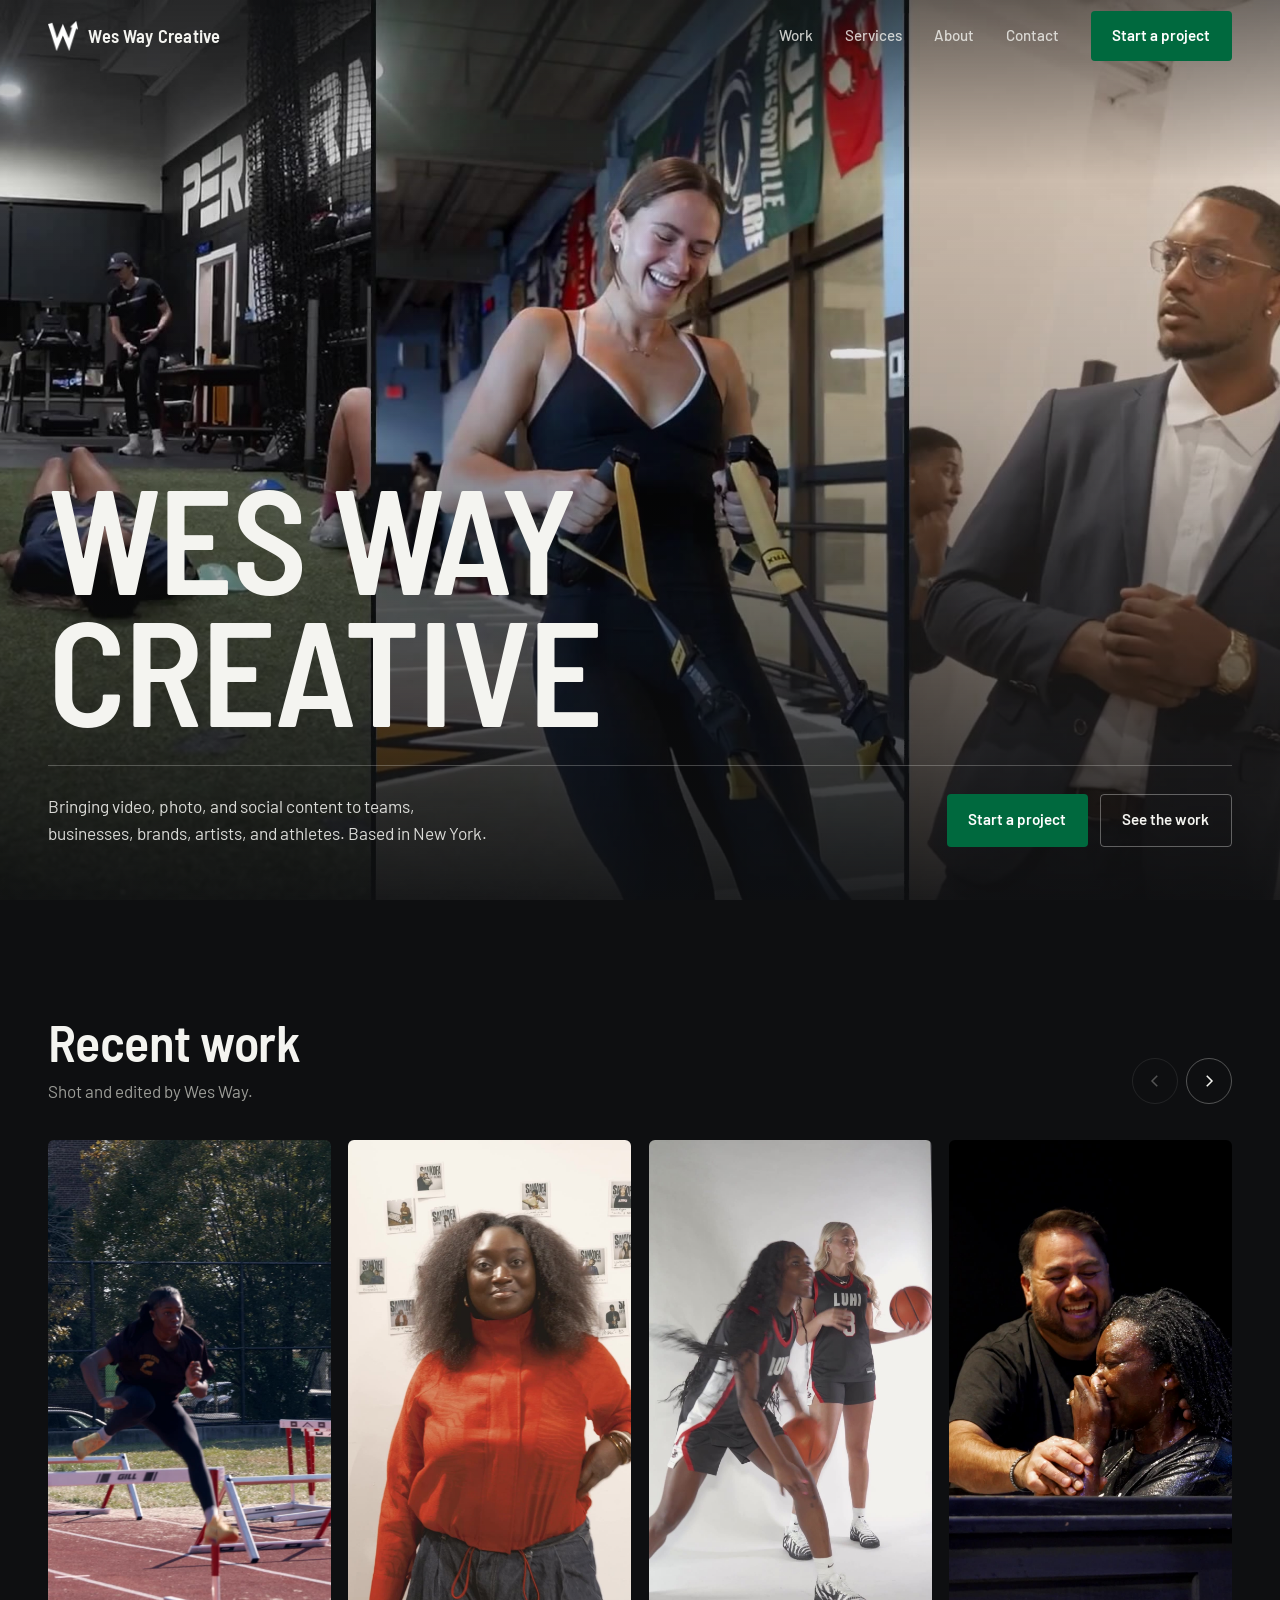
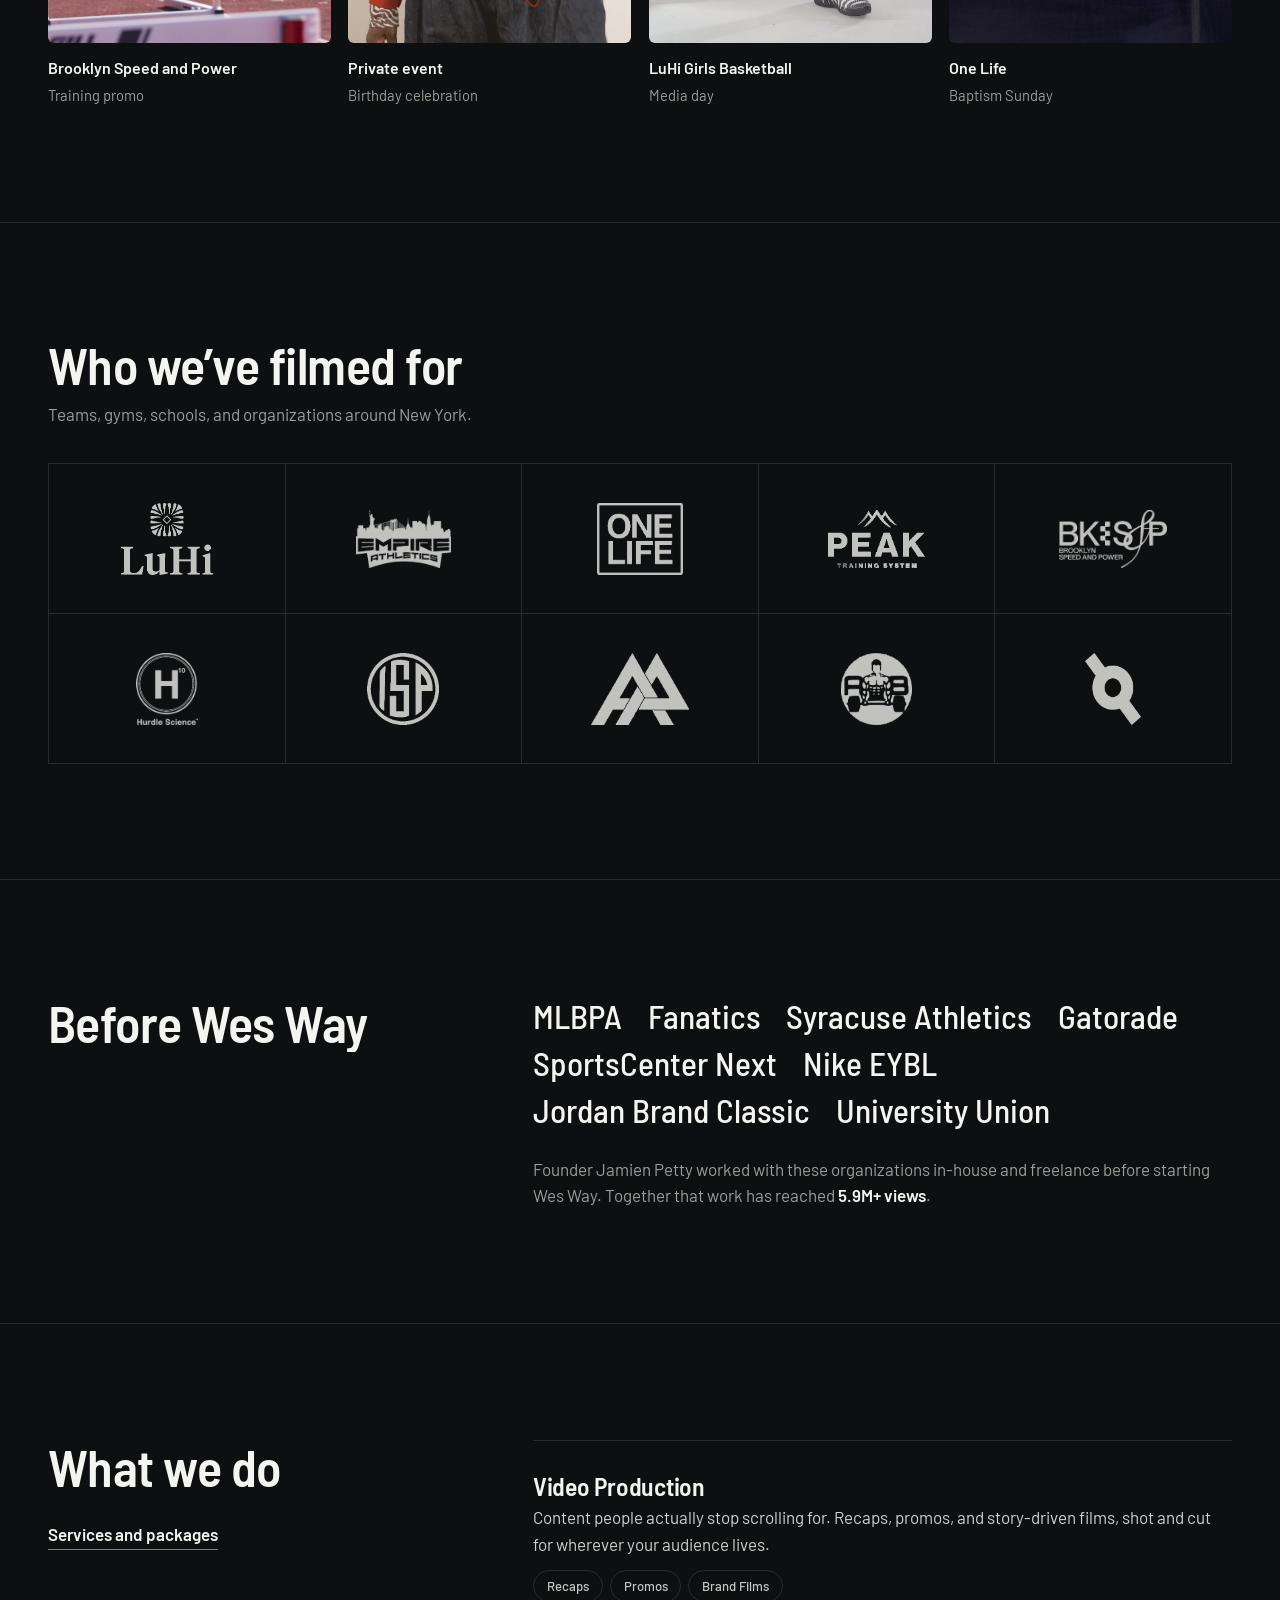
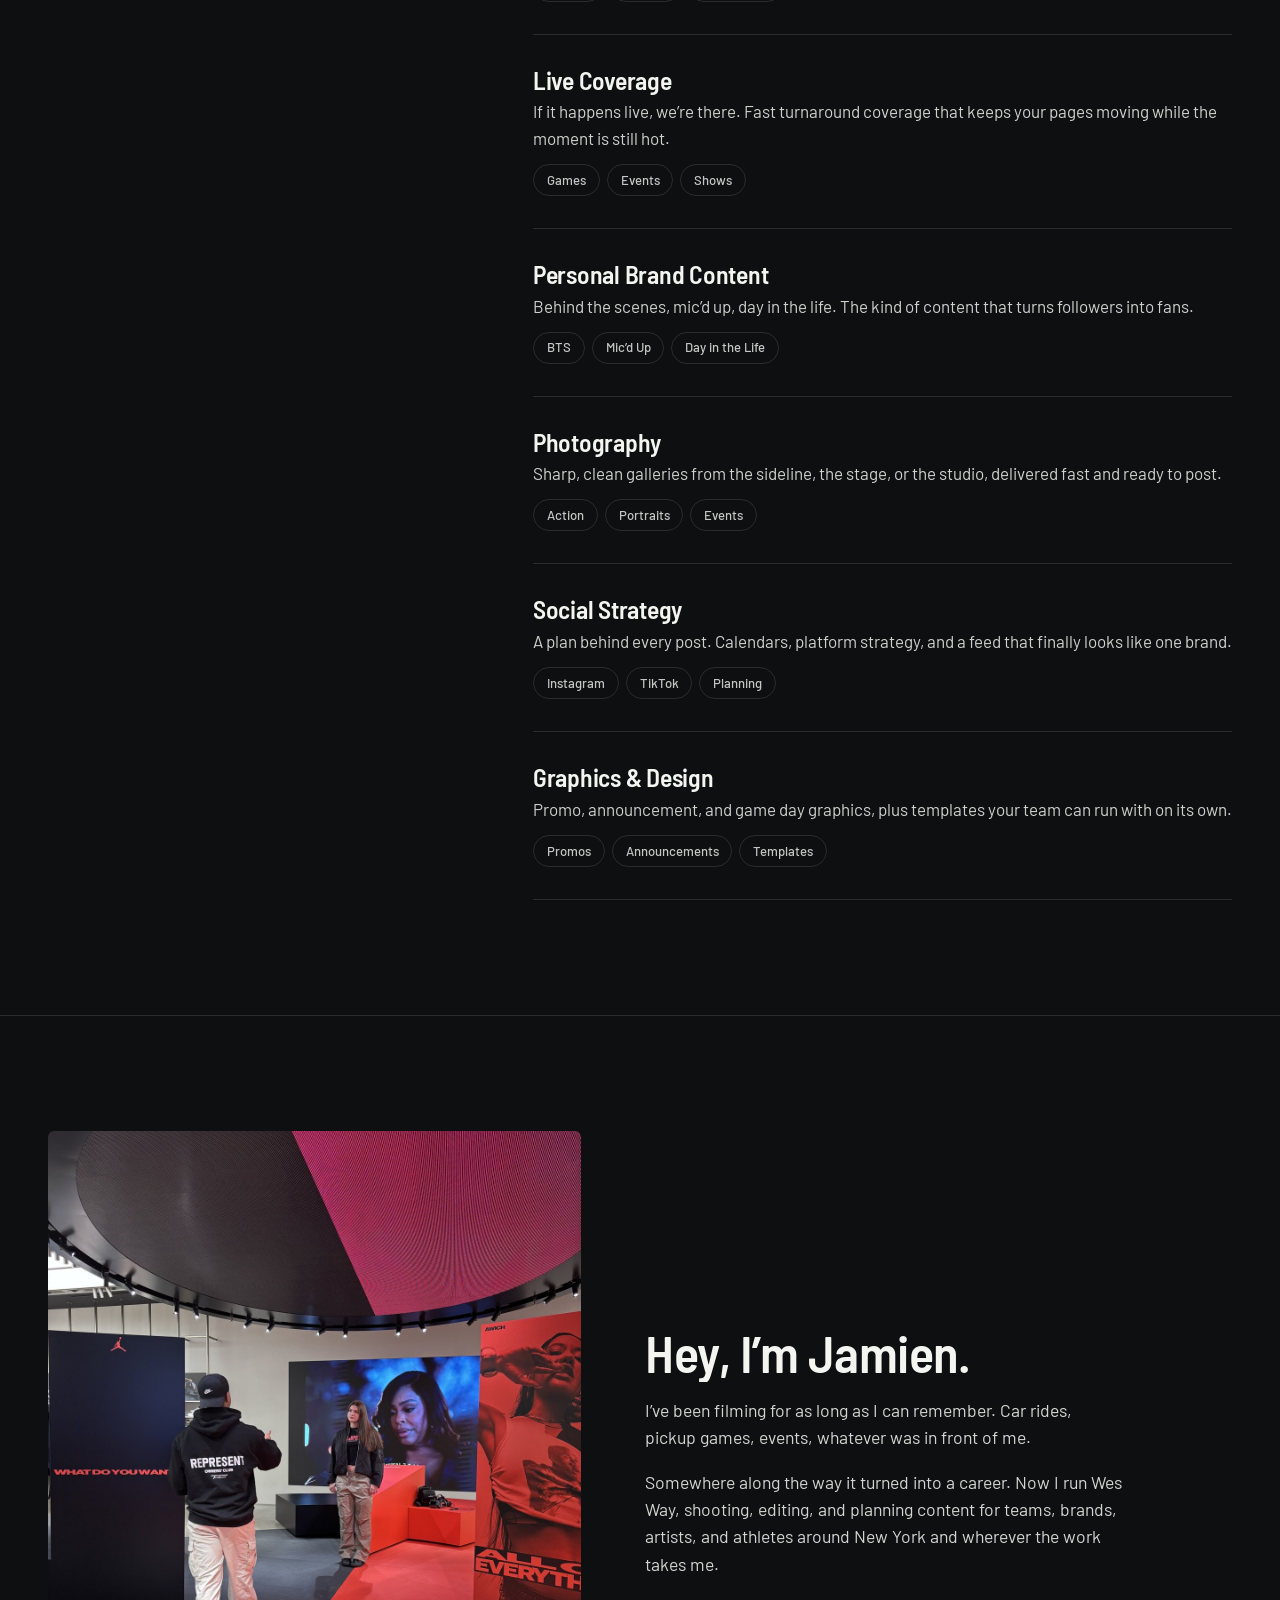
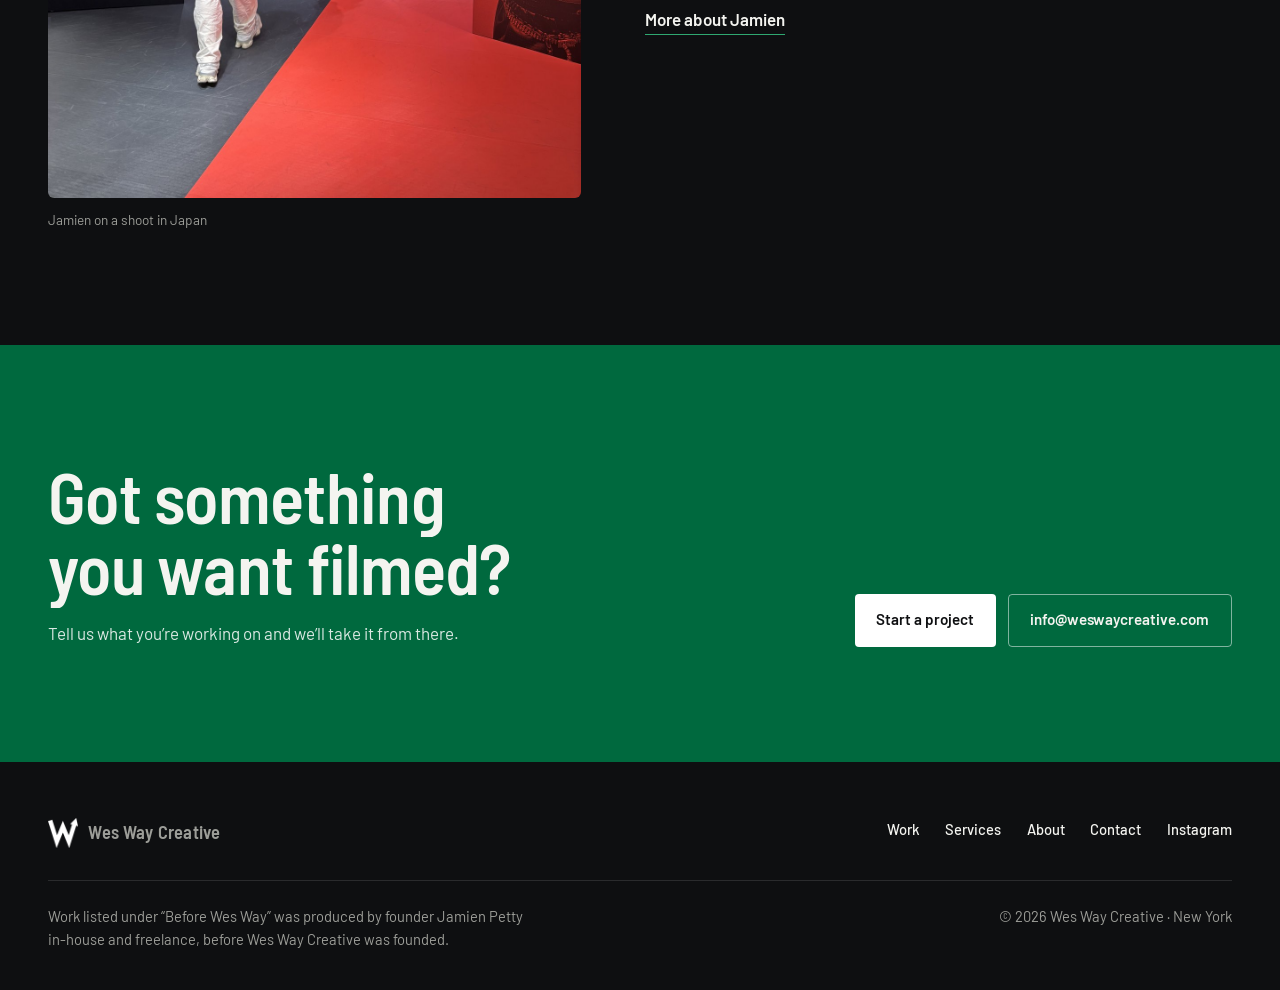
<file: index.html>
<!DOCTYPE html>
<html lang="en">
<head>
<meta charset="UTF-8">
<meta name="viewport" content="width=device-width, initial-scale=1.0">
<title>Wes Way Creative · Sports &amp; Entertainment Video, Photo &amp; Social · New York</title>
<meta name="description" content="Wes Way Creative brings video, photo, and social content to teams, businesses, brands, artists, and athletes. Based in New York, open to travel.">
<meta name="theme-color" content="#0E0F11">
<link rel="canonical" href="https://weswaycreative.com/">
<meta property="og:type" content="website">
<meta property="og:site_name" content="Wes Way Creative">
<meta property="og:url" content="https://weswaycreative.com/">
<meta property="og:title" content="Wes Way Creative">
<meta property="og:description" content="Wes Way Creative brings video, photo, and social content to teams, businesses, brands, artists, and athletes. Based in New York, open to travel.">
<meta property="og:image" content="https://weswaycreative.com/og-image.jpg">
<meta property="og:image:width" content="1200">
<meta property="og:image:height" content="630">
<meta name="twitter:card" content="summary_large_image">
<meta name="twitter:image" content="https://weswaycreative.com/og-image.jpg">
<link rel="icon" type="image/png" href="/w-mark.png">
<link rel="apple-touch-icon" href="/apple-touch-icon.png">
<link rel="preload" href="/fonts/barlow-semi-condensed-latin-600-normal.woff2" as="font" type="font/woff2" crossorigin>
<link rel="stylesheet" href="/site.css">
</head>
<body>

<header class="site-header" id="top">
  <div class="wrap nav">
    <a href="/" class="brand" aria-label="Wes Way Creative home"><img src="/w-mark.png" alt="">Wes Way Creative</a>
    <button class="menu-btn" aria-label="Open menu" aria-expanded="false" aria-controls="navLinks"><span></span><span></span><span></span></button>
    <nav class="nav-links" id="navLinks">
      <a href="/experiences/">Work</a>
      <a href="/services/">Services</a>
      <a href="/about/">About</a>
      <a href="/contact/">Contact</a>
      <a href="/contact/" class="btn btn-green">Start a project</a>
    </nav>
  </div>
</header>

<main>

<section class="hero">
  <video id="heroVideo" data-desktop="/hero-desktop.mp4" data-mobile="/hero-mobile.mp4" autoplay muted loop playsinline webkit-playsinline preload="auto" disablepictureinpicture aria-hidden="true"></video>
  <div class="wrap">
    <h1 aria-label="Wes Way Creative"><span class="ln"><span>Wes Way</span></span><span class="ln"><span>Creative</span></span></h1>
    <div class="hero-row">
      <p>Bringing video, photo, and social content to teams, businesses, brands, artists, and athletes. Based in New York.</p>
      <div class="ctas">
        <a href="/contact/" class="btn btn-green">Start a project</a>
        <a href="#work" class="btn btn-line">See the work</a>
      </div>
    </div>
  </div>
</section>

<section id="work" class="work">
  <div class="wrap">
    <div class="sec-head reveal">
      <div>
        <h2 class="split">Recent work</h2>
        <p class="muted">Shot and edited by Wes Way.</p>
      </div>
      <div class="arrows">
        <button class="arrow prev" aria-label="Previous videos" disabled><svg viewBox="0 0 24 24" fill="none" stroke="currentColor" stroke-width="2"><path d="M15 5l-7 7 7 7"/></svg></button>
        <button class="arrow next" aria-label="More videos"><svg viewBox="0 0 24 24" fill="none" stroke="currentColor" stroke-width="2"><path d="M9 5l7 7-7 7"/></svg></button>
      </div>
    </div>
    <div class="reel-row stagger" tabindex="0" aria-label="Recent work videos">
      <div class="reel has-audio">
        <div class="reel-media"><video muted loop playsinline preload="metadata" src="/recent-9.mp4" poster="/recent-9.jpg"></video><button class="reel-sound" type="button" aria-label="Turn sound on" aria-pressed="false"><svg class="off" viewBox="0 0 24 24" fill="none" stroke="currentColor" stroke-width="2"><path d="M11 5 6 9H3v6h3l5 4V5z"/><path d="m22 9-6 6M16 9l6 6"/></svg><svg class="on" viewBox="0 0 24 24" fill="none" stroke="currentColor" stroke-width="2"><path d="M11 5 6 9H3v6h3l5 4V5z"/><path d="M15.5 8.5a5 5 0 0 1 0 7M19 5a10 10 0 0 1 0 14"/></svg></button></div>
        <div class="reel-cap"><b>Brooklyn Speed and Power</b><span>Training promo</span></div>
      </div>
      <div class="reel has-audio">
        <div class="reel-media"><video muted loop playsinline preload="metadata" src="/recent-10.mp4" poster="/recent-10.jpg"></video><button class="reel-sound" type="button" aria-label="Turn sound on" aria-pressed="false"><svg class="off" viewBox="0 0 24 24" fill="none" stroke="currentColor" stroke-width="2"><path d="M11 5 6 9H3v6h3l5 4V5z"/><path d="m22 9-6 6M16 9l6 6"/></svg><svg class="on" viewBox="0 0 24 24" fill="none" stroke="currentColor" stroke-width="2"><path d="M11 5 6 9H3v6h3l5 4V5z"/><path d="M15.5 8.5a5 5 0 0 1 0 7M19 5a10 10 0 0 1 0 14"/></svg></button></div>
        <div class="reel-cap"><b>Private event</b><span>Birthday celebration</span></div>
      </div>
      <div class="reel has-audio">
        <div class="reel-media"><video muted loop playsinline preload="metadata" src="/recent-8.mp4" poster="/recent-8.jpg"></video><button class="reel-sound" type="button" aria-label="Turn sound on" aria-pressed="false"><svg class="off" viewBox="0 0 24 24" fill="none" stroke="currentColor" stroke-width="2"><path d="M11 5 6 9H3v6h3l5 4V5z"/><path d="m22 9-6 6M16 9l6 6"/></svg><svg class="on" viewBox="0 0 24 24" fill="none" stroke="currentColor" stroke-width="2"><path d="M11 5 6 9H3v6h3l5 4V5z"/><path d="M15.5 8.5a5 5 0 0 1 0 7M19 5a10 10 0 0 1 0 14"/></svg></button></div>
        <div class="reel-cap"><b>LuHi Girls Basketball</b><span>Media day</span></div>
      </div>
      <div class="reel has-audio">
        <div class="reel-media"><video muted loop playsinline preload="metadata" src="/recent-7.mp4" poster="/recent-7.jpg"></video><button class="reel-sound" type="button" aria-label="Turn sound on" aria-pressed="false"><svg class="off" viewBox="0 0 24 24" fill="none" stroke="currentColor" stroke-width="2"><path d="M11 5 6 9H3v6h3l5 4V5z"/><path d="m22 9-6 6M16 9l6 6"/></svg><svg class="on" viewBox="0 0 24 24" fill="none" stroke="currentColor" stroke-width="2"><path d="M11 5 6 9H3v6h3l5 4V5z"/><path d="M15.5 8.5a5 5 0 0 1 0 7M19 5a10 10 0 0 1 0 14"/></svg></button></div>
        <div class="reel-cap"><b>One Life</b><span>Baptism Sunday</span></div>
      </div>
      <div class="reel has-audio">
        <div class="reel-media"><video muted loop playsinline preload="none" src="/recent-1.mp4" poster="/recent-1.jpg"></video><button class="reel-sound" type="button" aria-label="Turn sound on" aria-pressed="false"><svg class="off" viewBox="0 0 24 24" fill="none" stroke="currentColor" stroke-width="2"><path d="M11 5 6 9H3v6h3l5 4V5z"/><path d="m22 9-6 6M16 9l6 6"/></svg><svg class="on" viewBox="0 0 24 24" fill="none" stroke="currentColor" stroke-width="2"><path d="M11 5 6 9H3v6h3l5 4V5z"/><path d="M15.5 8.5a5 5 0 0 1 0 7M19 5a10 10 0 0 1 0 14"/></svg></button></div>
        <div class="reel-cap"><b>Peak Training System</b><span>Training promo</span></div>
      </div>
      <div class="reel has-audio">
        <div class="reel-media"><video muted loop playsinline preload="none" src="/recent-11.mp4" poster="/recent-11.jpg"></video><button class="reel-sound" type="button" aria-label="Turn sound on" aria-pressed="false"><svg class="off" viewBox="0 0 24 24" fill="none" stroke="currentColor" stroke-width="2"><path d="M11 5 6 9H3v6h3l5 4V5z"/><path d="m22 9-6 6M16 9l6 6"/></svg><svg class="on" viewBox="0 0 24 24" fill="none" stroke="currentColor" stroke-width="2"><path d="M11 5 6 9H3v6h3l5 4V5z"/><path d="M15.5 8.5a5 5 0 0 1 0 7M19 5a10 10 0 0 1 0 14"/></svg></button></div>
        <div class="reel-cap"><b>LuHi</b><span>Homecoming recap</span></div>
      </div>
      <div class="reel has-audio">
        <div class="reel-media"><video muted loop playsinline preload="none" src="/recent-2.mp4" poster="/recent-2.jpg"></video><button class="reel-sound" type="button" aria-label="Turn sound on" aria-pressed="false"><svg class="off" viewBox="0 0 24 24" fill="none" stroke="currentColor" stroke-width="2"><path d="M11 5 6 9H3v6h3l5 4V5z"/><path d="m22 9-6 6M16 9l6 6"/></svg><svg class="on" viewBox="0 0 24 24" fill="none" stroke="currentColor" stroke-width="2"><path d="M11 5 6 9H3v6h3l5 4V5z"/><path d="M15.5 8.5a5 5 0 0 1 0 7M19 5a10 10 0 0 1 0 14"/></svg></button></div>
        <div class="reel-cap"><b>Empire Athletics</b><span>Player workout</span></div>
      </div>
    </div>
  </div>
</section>

<section class="clients">
  <div class="wrap">
    <div class="sec-head reveal" style="margin-bottom:0">
      <div>
        <h2 class="split">Who we&rsquo;ve filmed for</h2>
        <p class="muted">Teams, gyms, schools, and organizations around New York.</p>
      </div>
    </div>
    <div class="logo-grid stagger">
      <div class="logo-cell"><img src="/logos/logo-luhi.png" alt="LuHi" class="" loading="lazy"></div>
      <div class="logo-cell"><img src="/logos/logo-empire.png" alt="Empire Athletics" class="wide" loading="lazy"></div>
      <div class="logo-cell"><img src="/logos/logo-onelife.png" alt="One Life" class="" loading="lazy"></div>
      <div class="logo-cell"><img src="/logos/logo-peak.png" alt="Peak Training System" class="wide" loading="lazy"></div>
      <div class="logo-cell"><img src="/logos/logo-bksp.png" alt="Brooklyn Speed and Power" class="wide" loading="lazy"></div>
      <div class="logo-cell"><img src="/logos/logo-hurdle.png" alt="Hurdle Science" class="" loading="lazy"></div>
      <div class="logo-cell"><img src="/logos/logo-isp.png" alt="Infiniti Sports Performance" class="" loading="lazy"></div>
      <div class="logo-cell"><img src="/logos/logo-aa.png" alt="Athlete Protocol" class="" loading="lazy"></div>
      <div class="logo-cell"><img src="/logos/logo-ab.png" alt="Athlete&rsquo;s Blueprint" class="" loading="lazy"></div>
      <div class="logo-cell"><img src="/logos/logo-ring.png" alt="Bridge Performance" class="" loading="lazy"></div>
    </div>
  </div>
</section>

<section class="before">
  <div class="wrap before-grid reveal">
    <div>
      <h2 class="split">Before Wes Way</h2>
    </div>
    <div>
      <ul class="before-names stagger">
        <li>MLBPA</li><li>Fanatics</li><li>Syracuse Athletics</li><li>Gatorade</li><li>SportsCenter Next</li><li>Nike EYBL</li><li>Jordan Brand Classic</li><li>University Union</li>
      </ul>
      <p class="before-note muted">Founder Jamien Petty worked with these organizations in-house and freelance before starting Wes Way. Together that work has reached <b>5.9M+ views</b>.</p>
    </div>
  </div>
</section>

<section class="services">
  <div class="wrap svc-grid">
    <div class="reveal">
      <h2 class="split">What we do</h2>
      <a href="/services/" class="text-link">Services and packages</a>
    </div>
    <ul class="svc-rows svc-home stagger">
      <li><h3>Video Production</h3><div><p>Content people actually stop scrolling for. Recaps, promos, and story-driven films, shot and cut for wherever your audience lives.</p><div class="tags"><span>Recaps</span><span>Promos</span><span>Brand Films</span></div></div></li>
      <li><h3>Live Coverage</h3><div><p>If it happens live, we&rsquo;re there. Fast turnaround coverage that keeps your pages moving while the moment is still hot.</p><div class="tags"><span>Games</span><span>Events</span><span>Shows</span></div></div></li>
      <li><h3>Personal Brand Content</h3><div><p>Behind the scenes, mic&rsquo;d up, day in the life. The kind of content that turns followers into fans.</p><div class="tags"><span>BTS</span><span>Mic&rsquo;d Up</span><span>Day in the Life</span></div></div></li>
      <li><h3>Photography</h3><div><p>Sharp, clean galleries from the sideline, the stage, or the studio, delivered fast and ready to post.</p><div class="tags"><span>Action</span><span>Portraits</span><span>Events</span></div></div></li>
      <li><h3>Social Strategy</h3><div><p>A plan behind every post. Calendars, platform strategy, and a feed that finally looks like one brand.</p><div class="tags"><span>Instagram</span><span>TikTok</span><span>Planning</span></div></div></li>
      <li><h3>Graphics &amp; Design</h3><div><p>Promo, announcement, and game day graphics, plus templates your team can run with on its own.</p><div class="tags"><span>Promos</span><span>Announcements</span><span>Templates</span></div></div></li>
    </ul>
  </div>
</section>

<section class="about">
  <div class="wrap about-grid">
    <figure class="about-photo">
      <div class="wipe" style="border-radius:6px"><img src="/jay-1.jpg" alt="Jamien Petty filming inside a Jordan Brand store in Japan" loading="lazy"></div>
      <figcaption>Jamien on a shoot in Japan</figcaption>
    </figure>
    <div class="about-copy reveal">
      <h2 class="split">Hey, I&rsquo;m Jamien.</h2>
      <p>I&rsquo;ve been filming for as long as I can remember. Car rides, pickup games, events, whatever was in front of me.</p>
      <p>Somewhere along the way it turned into a career. Now I run Wes Way, shooting, editing, and planning content for teams, brands, artists, and athletes around New York and wherever the work takes me.</p>
      <a href="/about/" class="text-link">More about Jamien</a>
    </div>
  </div>
</section>

<section class="cta">
  <div class="wrap">
    <div>
      <h2 class="split">Got something you want filmed?</h2>
      <p>Tell us what you&rsquo;re working on and we&rsquo;ll take it from there.</p>
    </div>
    <div class="btns">
      <a href="/contact/" class="btn btn-white">Start a project</a>
      <a href="mailto:info@weswaycreative.com" class="btn btn-line">info@weswaycreative.com</a>
    </div>
  </div>
</section>
</main>

<footer>
  <div class="wrap">
    <div class="foot-top">
      <a href="/" class="brand"><img src="/w-mark.png" alt="">Wes Way Creative</a>
      <nav class="foot-links">
        <a href="/experiences/">Work</a><a href="/services/">Services</a><a href="/about/">About</a><a href="/contact/">Contact</a>
        <a href="https://www.instagram.com/wwaycreative/" target="_blank" rel="noopener">Instagram</a>
      </nav>
    </div>
    <div class="foot-bottom">
      <p>Work listed under &ldquo;Before Wes Way&rdquo; was produced by founder Jamien Petty in-house and freelance, before Wes Way Creative was founded.</p>
      <p>&copy; 2026 Wes Way Creative &middot; New York</p>
    </div>
  </div>
</footer>
<script src="/site.js" defer></script>
</body>
</html>
</file>
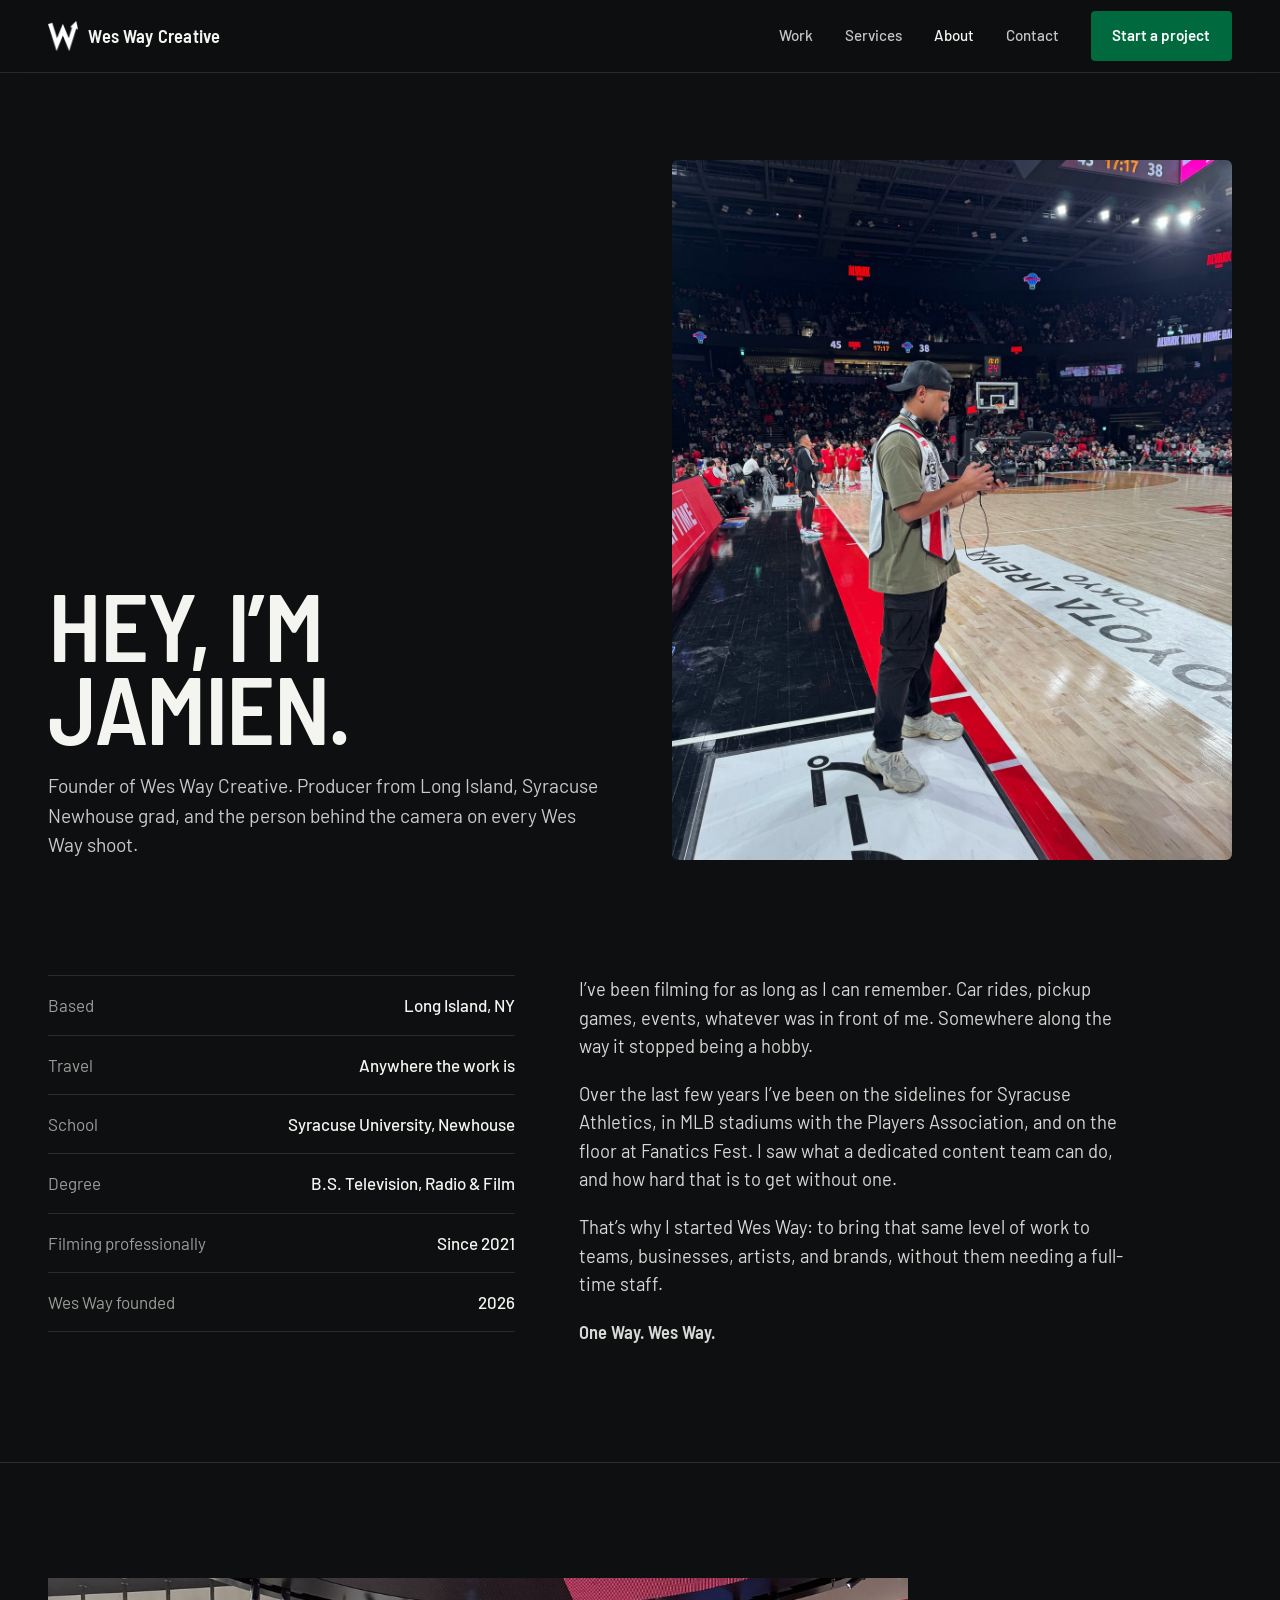
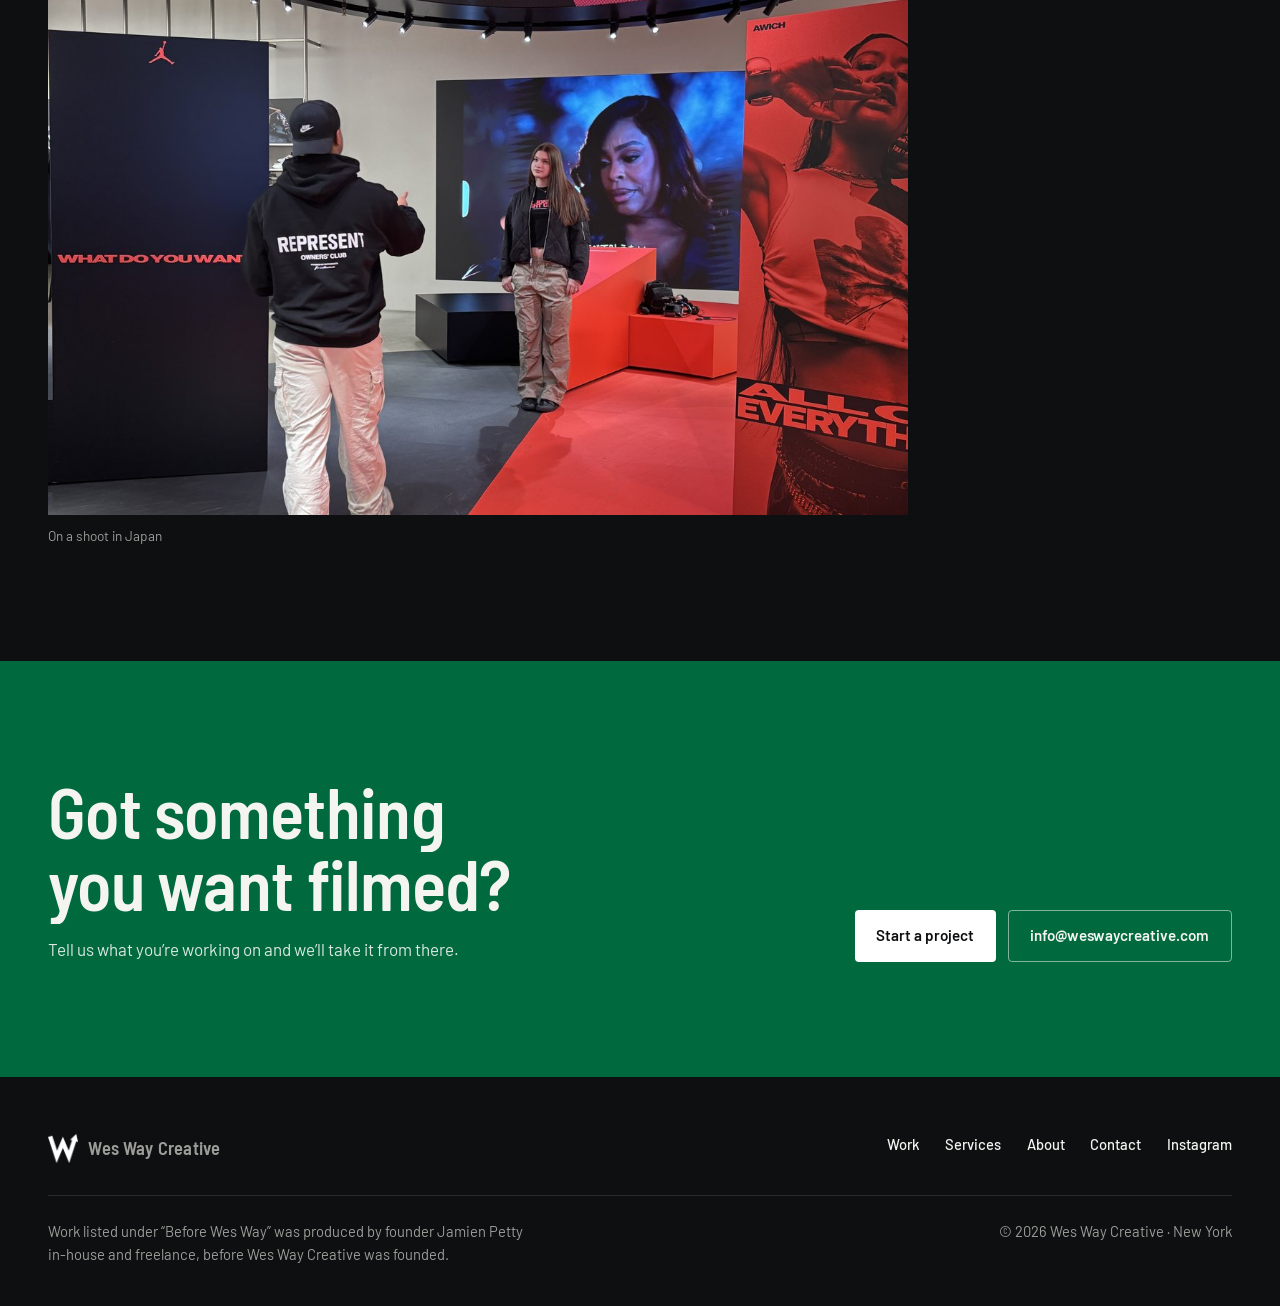
<file: about/index.html>
<!DOCTYPE html>
<html lang="en">
<head>
<meta charset="UTF-8">
<meta name="viewport" content="width=device-width, initial-scale=1.0">
<title>About · Wes Way Creative</title>
<meta name="description" content="Meet Jamien Petty, founder of Wes Way Creative: a Long Island producer and Syracuse Newhouse grad.">
<meta name="theme-color" content="#0E0F11">
<link rel="canonical" href="https://weswaycreative.com/about/">
<meta property="og:type" content="website">
<meta property="og:site_name" content="Wes Way Creative">
<meta property="og:url" content="https://weswaycreative.com/about/">
<meta property="og:title" content="About">
<meta property="og:description" content="Meet Jamien Petty, founder of Wes Way Creative: a Long Island producer and Syracuse Newhouse grad.">
<meta property="og:image" content="https://weswaycreative.com/og-image.jpg">
<meta property="og:image:width" content="1200">
<meta property="og:image:height" content="630">
<meta name="twitter:card" content="summary_large_image">
<meta name="twitter:image" content="https://weswaycreative.com/og-image.jpg">
<link rel="icon" type="image/png" href="/w-mark.png">
<link rel="apple-touch-icon" href="/apple-touch-icon.png">
<link rel="preload" href="/fonts/barlow-semi-condensed-latin-600-normal.woff2" as="font" type="font/woff2" crossorigin>
<link rel="stylesheet" href="/site.css">
</head>
<body>

<header class="site-header solid" id="top">
  <div class="wrap nav">
    <a href="/" class="brand" aria-label="Wes Way Creative home"><img src="/w-mark.png" alt="">Wes Way Creative</a>
    <button class="menu-btn" aria-label="Open menu" aria-expanded="false" aria-controls="navLinks"><span></span><span></span><span></span></button>
    <nav class="nav-links" id="navLinks">
      <a href="/experiences/">Work</a>
      <a href="/services/">Services</a>
      <a href="/about/" aria-current="page">About</a>
      <a href="/contact/">Contact</a>
      <a href="/contact/" class="btn btn-green">Start a project</a>
    </nav>
  </div>
</header>

<main>
<section class="about-hero wrap">
  <div>
    <h1 class="page-title split">Hey, I&rsquo;m Jamien.</h1>
    <p class="page-lede reveal">Founder of Wes Way Creative. Producer from Long Island, Syracuse Newhouse grad, and the person behind the camera on every Wes Way shoot.</p>
  </div>
  <div class="wipe" style="border-radius:6px"><img src="/founder.jpg" alt="Jamien Petty courtside with a camera"></div>
</section>

<section>
  <div class="wrap story">
    <ul class="facts stagger">
      <li><span>Based</span><b>Long Island, NY</b></li>
      <li><span>Travel</span><b>Anywhere the work is</b></li>
      <li><span>School</span><b>Syracuse University, Newhouse</b></li>
      <li><span>Degree</span><b>B.S. Television, Radio &amp; Film</b></li>
      <li><span>Filming professionally</span><b>Since 2021</b></li>
      <li><span>Wes Way founded</span><b>2026</b></li>
    </ul>
    <div class="story-copy reveal">
      <p>I&rsquo;ve been filming for as long as I can remember. Car rides, pickup games, events, whatever was in front of me. Somewhere along the way it stopped being a hobby.</p>
      <p>Over the last few years I&rsquo;ve been on the sidelines for Syracuse Athletics, in MLB stadiums with the Players Association, and on the floor at Fanatics Fest. I saw what a dedicated content team can do, and how hard that is to get without one.</p>
      <p>That&rsquo;s why I started Wes Way: to bring that same level of work to teams, businesses, artists, and brands, without them needing a full-time staff.</p>
      <p class="sig">One Way. Wes Way.</p>
    </div>
  </div>
</section>

<section class="rule">
  <div class="wrap">
    <figure class="photo-solo"><div class="wipe" style="border-radius:6px"><img src="/jay-1.jpg" alt="Jamien Petty filming inside a Jordan Brand store in Japan" loading="lazy"></div><figcaption>On a shoot in Japan</figcaption></figure>
  </div>
</section>

<section class="cta">
  <div class="wrap">
    <div>
      <h2 class="split">Got something you want filmed?</h2>
      <p>Tell us what you&rsquo;re working on and we&rsquo;ll take it from there.</p>
    </div>
    <div class="btns">
      <a href="/contact/" class="btn btn-white">Start a project</a>
      <a href="mailto:info@weswaycreative.com" class="btn btn-line">info@weswaycreative.com</a>
    </div>
  </div>
</section>
</main>

<footer>
  <div class="wrap">
    <div class="foot-top">
      <a href="/" class="brand"><img src="/w-mark.png" alt="">Wes Way Creative</a>
      <nav class="foot-links">
        <a href="/experiences/">Work</a><a href="/services/">Services</a><a href="/about/">About</a><a href="/contact/">Contact</a>
        <a href="https://www.instagram.com/wwaycreative/" target="_blank" rel="noopener">Instagram</a>
      </nav>
    </div>
    <div class="foot-bottom">
      <p>Work listed under &ldquo;Before Wes Way&rdquo; was produced by founder Jamien Petty in-house and freelance, before Wes Way Creative was founded.</p>
      <p>&copy; 2026 Wes Way Creative &middot; New York</p>
    </div>
  </div>
</footer>
<script src="/site.js" defer></script>
</body>
</html>
</file>
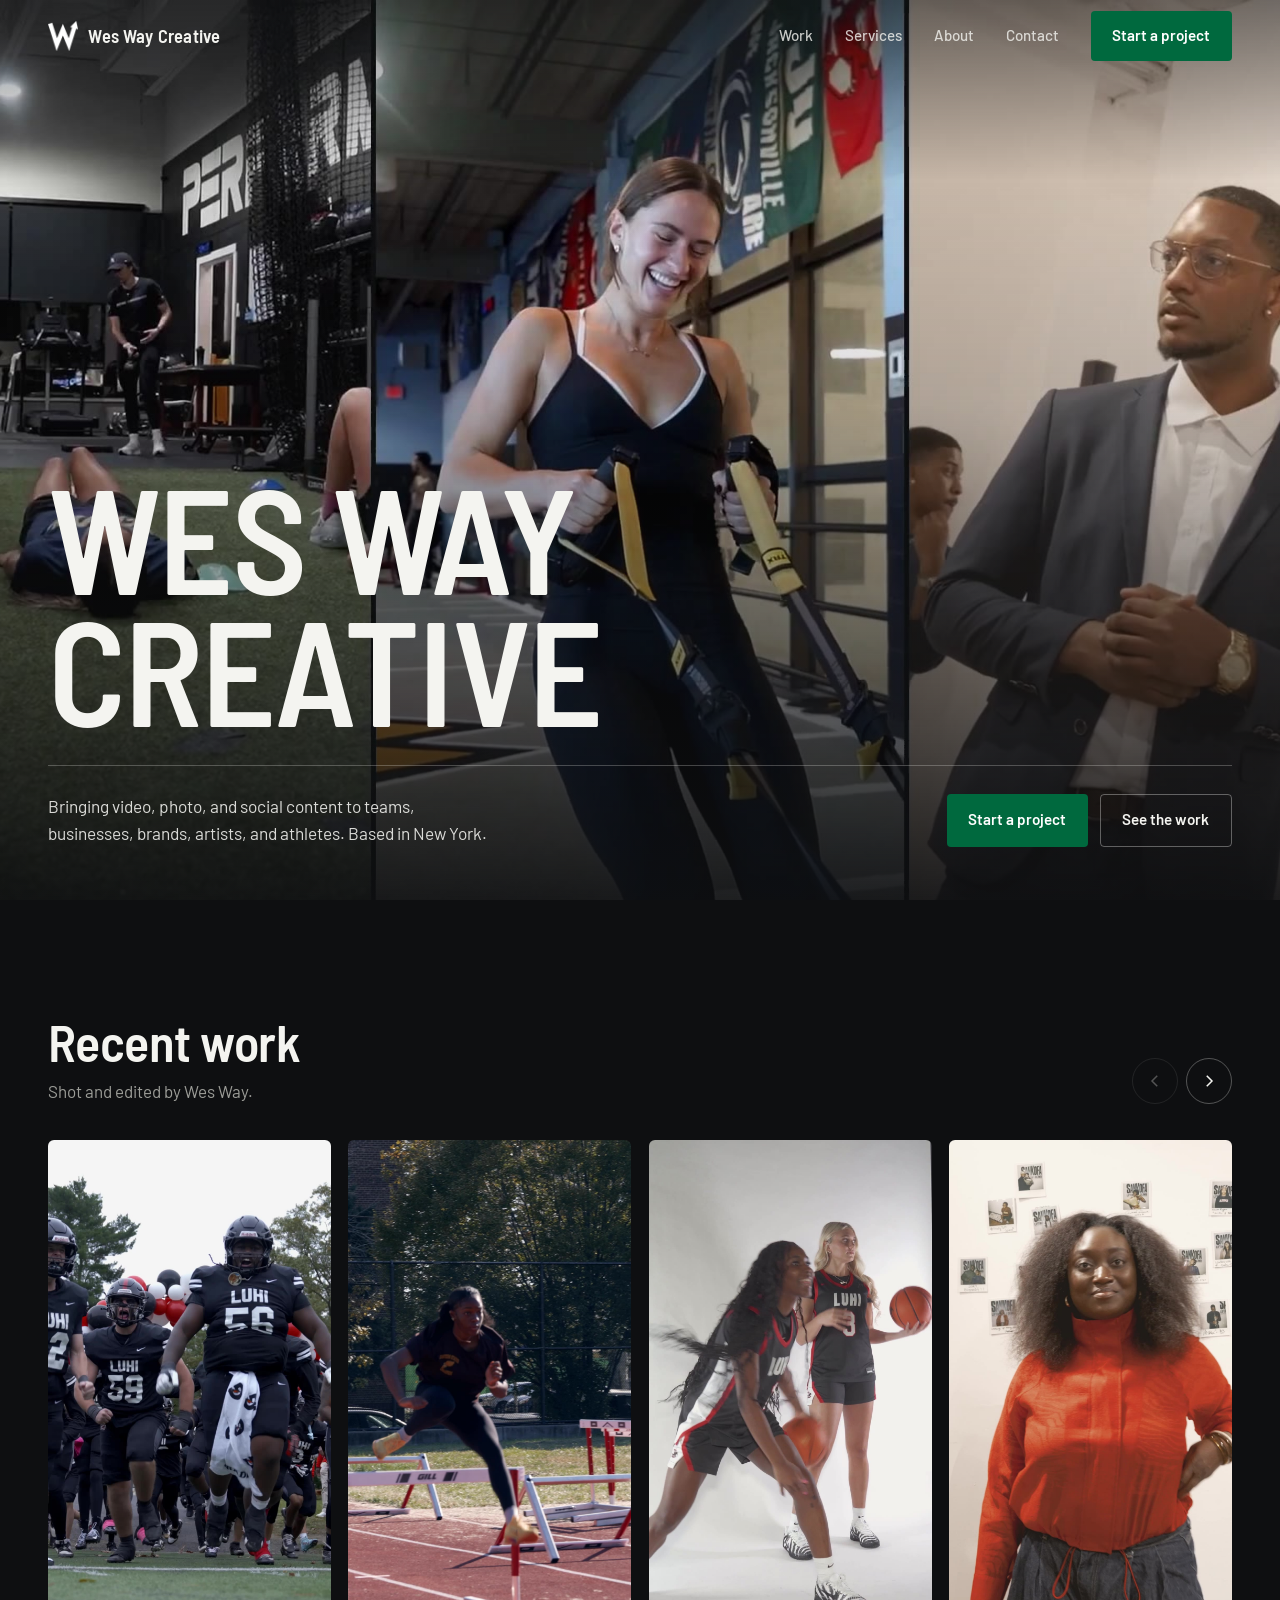
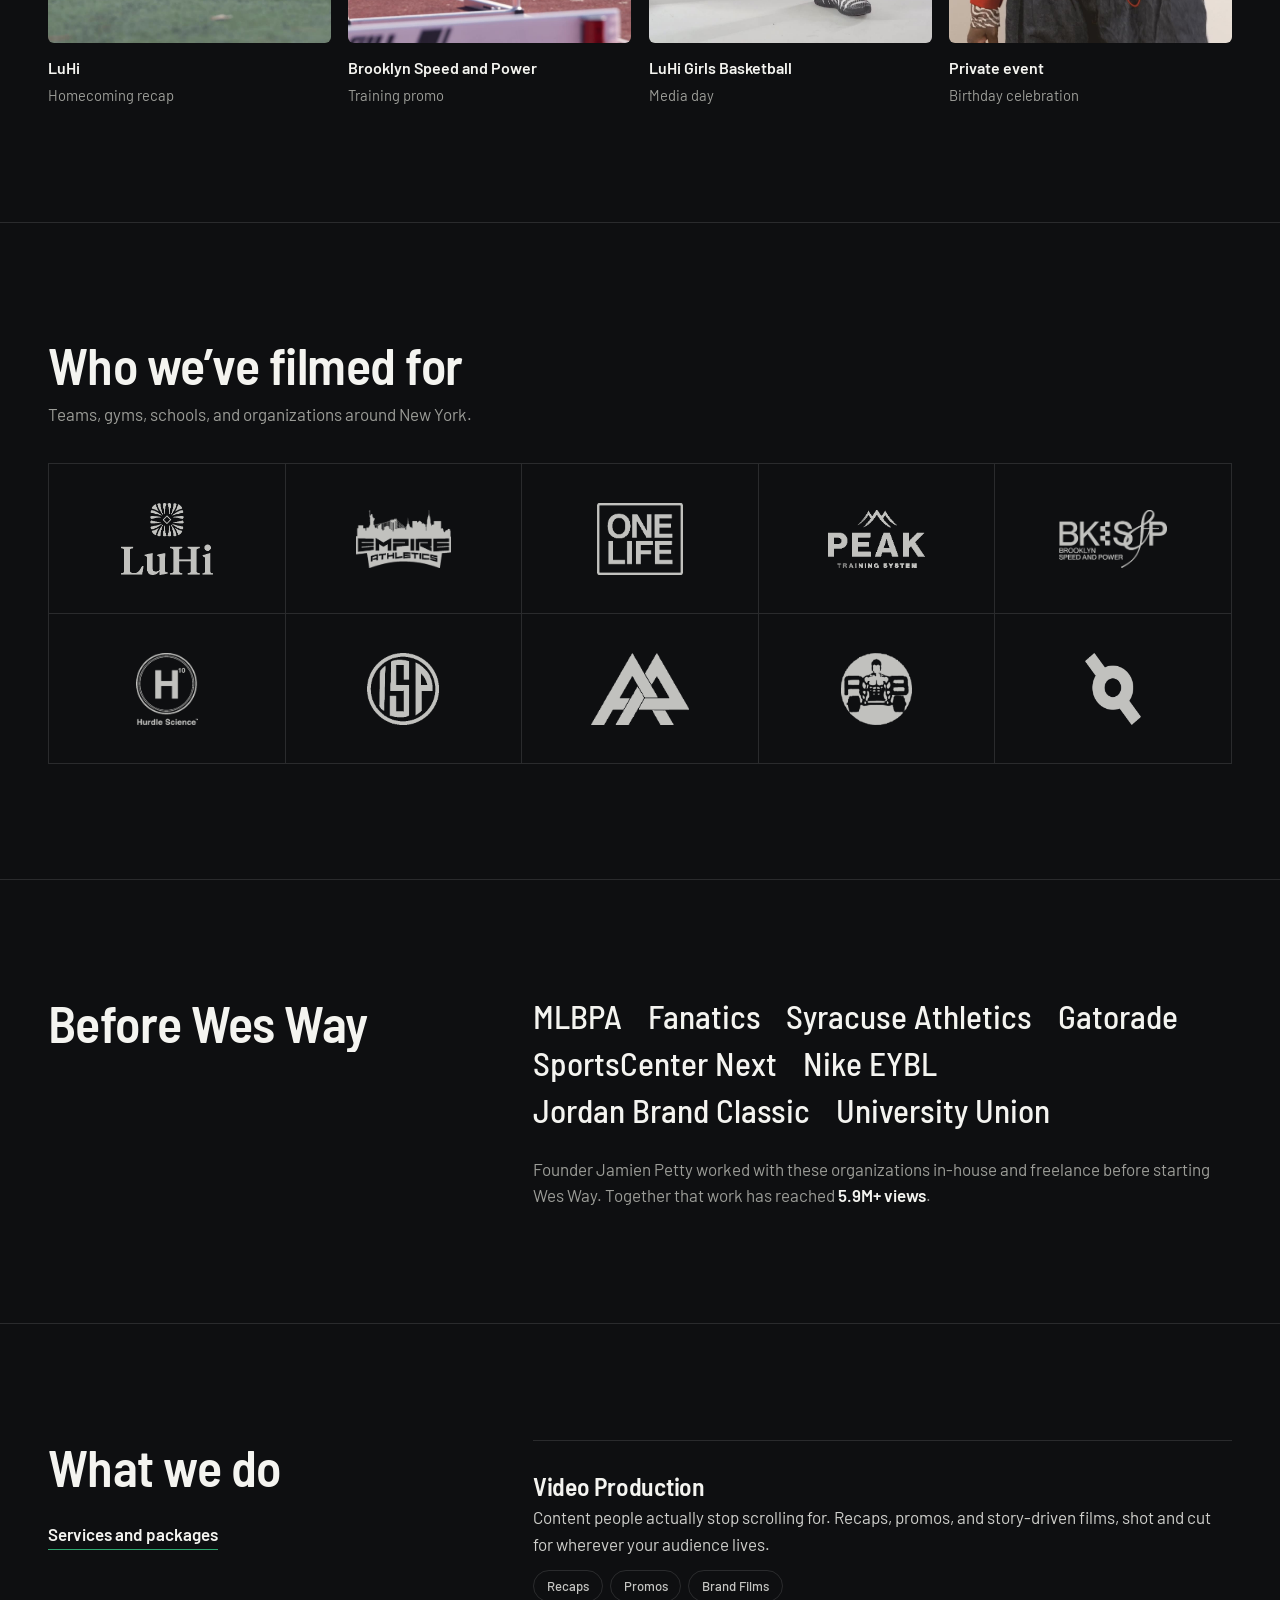
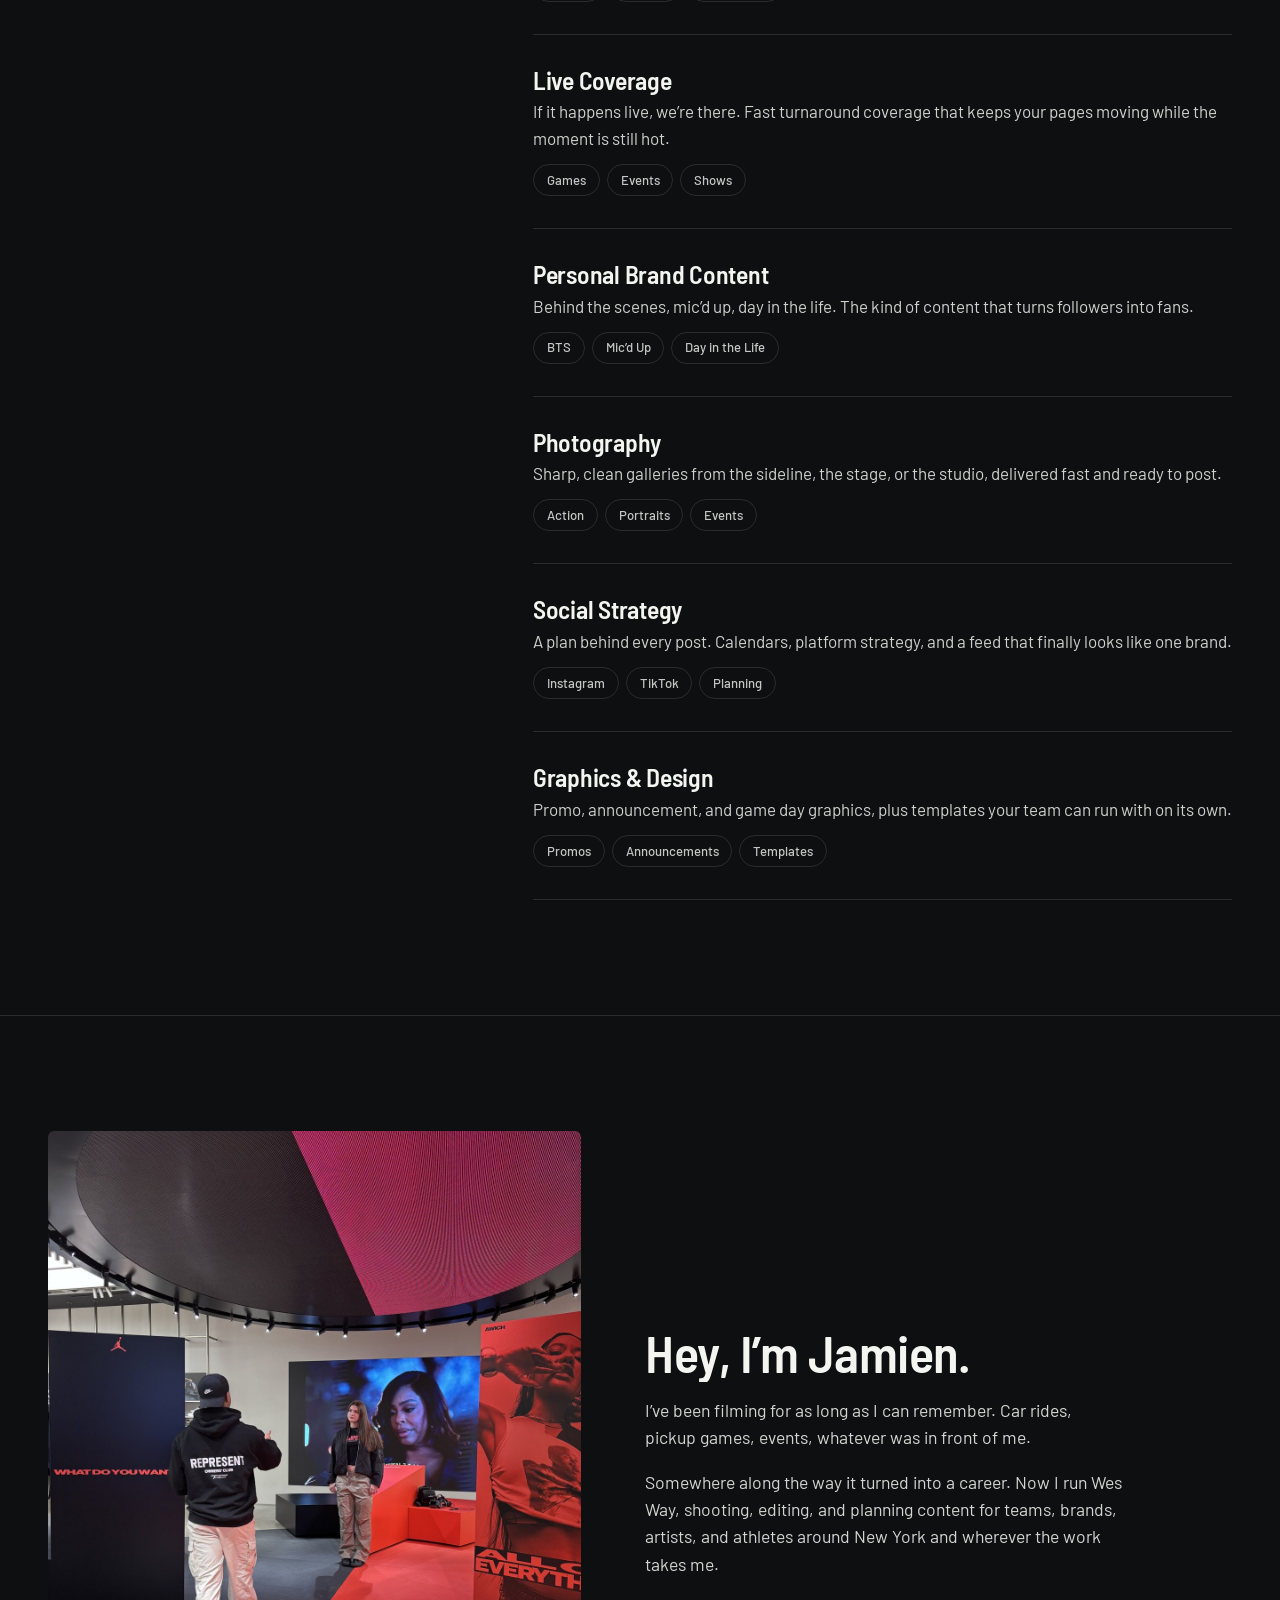
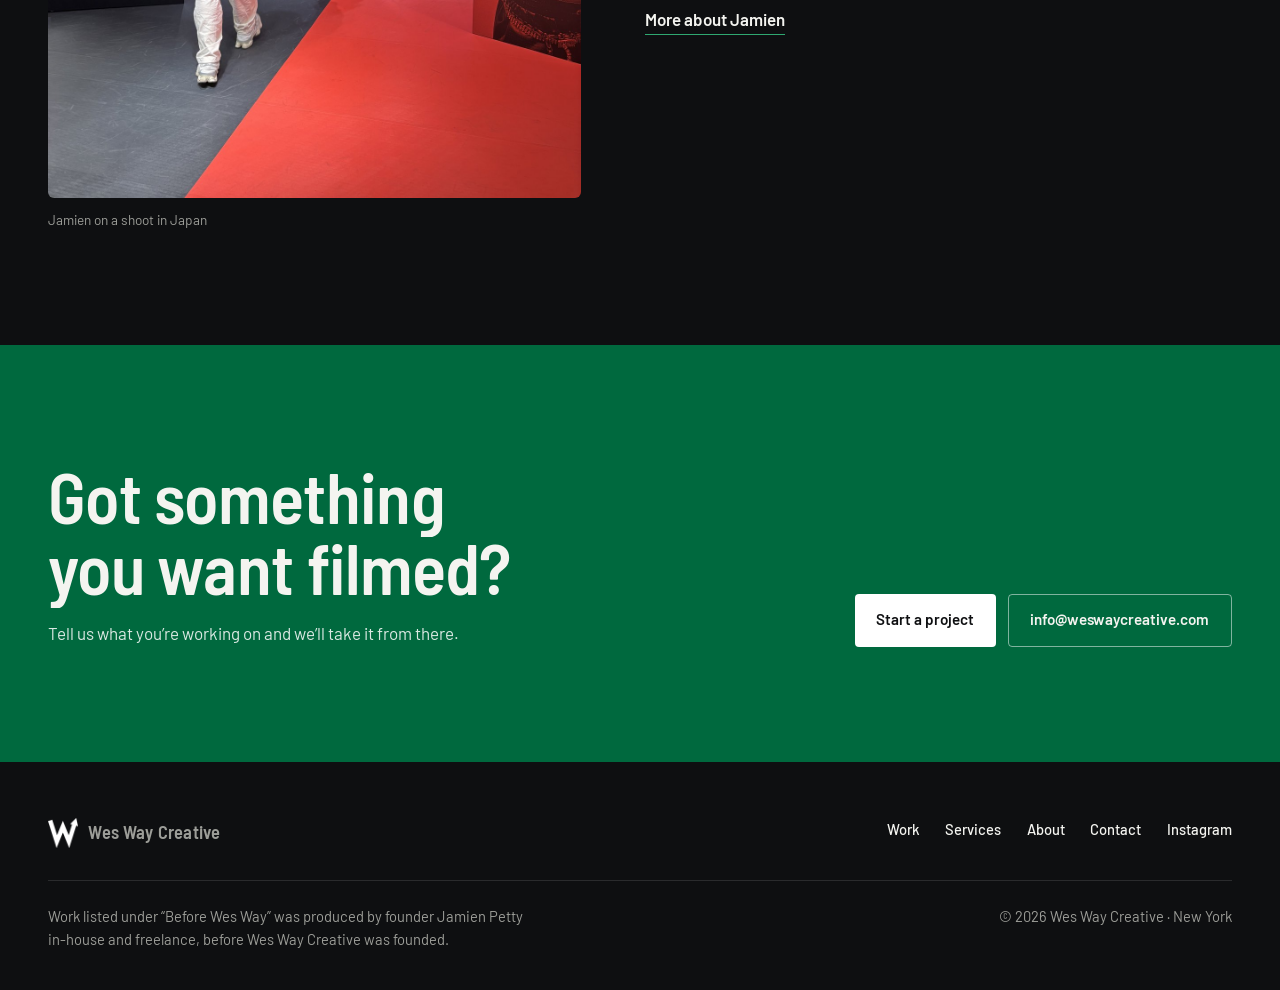
<file: batch-1/index.html>
<!DOCTYPE html>
<html lang="en">
<head>
<meta charset="UTF-8">
<meta name="viewport" content="width=device-width, initial-scale=1.0">
<title>Wes Way Creative · Sports &amp; Entertainment Video, Photo &amp; Social · New York</title>
<meta name="description" content="Wes Way Creative brings video, photo, and social content to teams, businesses, brands, artists, and athletes. Based in New York, open to travel.">
<meta name="theme-color" content="#0E0F11">
<link rel="canonical" href="https://weswaycreative.com/">
<meta property="og:type" content="website">
<meta property="og:site_name" content="Wes Way Creative">
<meta property="og:url" content="https://weswaycreative.com/">
<meta property="og:title" content="Wes Way Creative">
<meta property="og:description" content="Wes Way Creative brings video, photo, and social content to teams, businesses, brands, artists, and athletes. Based in New York, open to travel.">
<meta property="og:image" content="https://weswaycreative.com/og-image.jpg">
<meta property="og:image:width" content="1200">
<meta property="og:image:height" content="630">
<meta name="twitter:card" content="summary_large_image">
<meta name="twitter:image" content="https://weswaycreative.com/og-image.jpg">
<link rel="icon" type="image/png" href="/w-mark.png">
<link rel="apple-touch-icon" href="/apple-touch-icon.png">
<link rel="preload" href="/fonts/barlow-semi-condensed-latin-600-normal.woff2" as="font" type="font/woff2" crossorigin>
<link rel="stylesheet" href="/site.css">
</head>
<body>

<header class="site-header" id="top">
  <div class="wrap nav">
    <a href="/" class="brand" aria-label="Wes Way Creative home"><img src="/w-mark.png" alt="">Wes Way Creative</a>
    <button class="menu-btn" aria-label="Open menu" aria-expanded="false" aria-controls="navLinks"><span></span><span></span><span></span></button>
    <nav class="nav-links" id="navLinks">
      <a href="/experiences/">Work</a>
      <a href="/services/">Services</a>
      <a href="/about/">About</a>
      <a href="/contact/">Contact</a>
      <a href="/contact/" class="btn btn-green">Start a project</a>
    </nav>
  </div>
</header>

<main>

<section class="hero">
  <video id="heroVideo" data-desktop="/hero-desktop.mp4" data-mobile="/hero-mobile.mp4" autoplay muted loop playsinline webkit-playsinline preload="auto" disablepictureinpicture aria-hidden="true"></video>
  <div class="wrap">
    <h1 aria-label="Wes Way Creative"><span class="ln"><span>Wes Way</span></span><span class="ln"><span>Creative</span></span></h1>
    <div class="hero-row">
      <p>Bringing video, photo, and social content to teams, businesses, brands, artists, and athletes. Based in New York.</p>
      <div class="ctas">
        <a href="/contact/" class="btn btn-green">Start a project</a>
        <a href="#work" class="btn btn-line">See the work</a>
      </div>
    </div>
  </div>
</section>

<section id="work" class="work">
  <div class="wrap">
    <div class="sec-head reveal">
      <div>
        <h2 class="split">Recent work</h2>
        <p class="muted">Shot and edited by Wes Way.</p>
      </div>
      <div class="arrows">
        <button class="arrow prev" aria-label="Previous videos" disabled><svg viewBox="0 0 24 24" fill="none" stroke="currentColor" stroke-width="2"><path d="M15 5l-7 7 7 7"/></svg></button>
        <button class="arrow next" aria-label="More videos"><svg viewBox="0 0 24 24" fill="none" stroke="currentColor" stroke-width="2"><path d="M9 5l7 7-7 7"/></svg></button>
      </div>
    </div>
    <div class="reel-row stagger" tabindex="0" aria-label="Recent work videos">
      <div class="reel">
        <div class="reel-media"><video muted loop playsinline preload="metadata" src="/recent-11.mp4" poster="/recent-11.jpg"></video></div>
        <div class="reel-cap"><b>LuHi</b><span>Homecoming recap</span></div>
      </div>
      <div class="reel">
        <div class="reel-media"><video muted loop playsinline preload="metadata" src="/recent-9.mp4" poster="/recent-9.jpg"></video></div>
        <div class="reel-cap"><b>Brooklyn Speed and Power</b><span>Training promo</span></div>
      </div>
      <div class="reel">
        <div class="reel-media"><video muted loop playsinline preload="metadata" src="/recent-8.mp4" poster="/recent-8.jpg"></video></div>
        <div class="reel-cap"><b>LuHi Girls Basketball</b><span>Media day</span></div>
      </div>
      <div class="reel">
        <div class="reel-media"><video muted loop playsinline preload="metadata" src="/recent-10.mp4" poster="/recent-10.jpg"></video></div>
        <div class="reel-cap"><b>Private event</b><span>Birthday celebration</span></div>
      </div>
      <div class="reel">
        <div class="reel-media"><video muted loop playsinline preload="none" src="/recent-7.mp4" poster="/recent-7.jpg"></video></div>
        <div class="reel-cap"><b>One Life</b><span>Baptism Sunday</span></div>
      </div>
      <div class="reel">
        <div class="reel-media"><video muted loop playsinline preload="none" src="/recent-1.mp4" poster="/recent-1.jpg"></video></div>
        <div class="reel-cap"><b>Peak Training System</b><span>Training promo</span></div>
      </div>
      <div class="reel">
        <div class="reel-media"><video muted loop playsinline preload="none" src="/recent-6.mp4" poster="/recent-6.jpg"></video></div>
        <div class="reel-cap"><b>LuHi</b><span>Homecoming dance &amp; cheer</span></div>
      </div>
      <div class="reel">
        <div class="reel-media"><video muted loop playsinline preload="none" src="/recent-2.mp4" poster="/recent-2.jpg"></video></div>
        <div class="reel-cap"><b>Empire Athletics</b><span>Player workout</span></div>
      </div>
      <div class="reel">
        <div class="reel-media"><video muted loop playsinline preload="none" src="/recent-3.mp4" poster="/recent-3.jpg"></video></div>
        <div class="reel-cap"><b>LuHi</b><span>Meet AD Jamel Ramsay</span></div>
      </div>
    </div>
  </div>
</section>

<section class="clients">
  <div class="wrap">
    <div class="sec-head reveal" style="margin-bottom:0">
      <div>
        <h2 class="split">Who we&rsquo;ve filmed for</h2>
        <p class="muted">Teams, gyms, schools, and organizations around New York.</p>
      </div>
    </div>
    <div class="logo-grid stagger">
      <div class="logo-cell"><img src="/logos/logo-luhi.png" alt="LuHi" class="" loading="lazy"></div>
      <div class="logo-cell"><img src="/logos/logo-empire.png" alt="Empire Athletics" class="wide" loading="lazy"></div>
      <div class="logo-cell"><img src="/logos/logo-onelife.png" alt="One Life" class="" loading="lazy"></div>
      <div class="logo-cell"><img src="/logos/logo-peak.png" alt="Peak Training System" class="wide" loading="lazy"></div>
      <div class="logo-cell"><img src="/logos/logo-bksp.png" alt="Brooklyn Speed and Power" class="wide" loading="lazy"></div>
      <div class="logo-cell"><img src="/logos/logo-hurdle.png" alt="Hurdle Science" class="" loading="lazy"></div>
      <div class="logo-cell"><img src="/logos/logo-isp.png" alt="Infiniti Sports Performance" class="" loading="lazy"></div>
      <div class="logo-cell"><img src="/logos/logo-aa.png" alt="Athlete Protocol" class="" loading="lazy"></div>
      <div class="logo-cell"><img src="/logos/logo-ab.png" alt="Athlete&rsquo;s Blueprint" class="" loading="lazy"></div>
      <div class="logo-cell"><img src="/logos/logo-ring.png" alt="Bridge Performance" class="" loading="lazy"></div>
    </div>
  </div>
</section>

<section class="before">
  <div class="wrap before-grid reveal">
    <div>
      <h2 class="split">Before Wes Way</h2>
    </div>
    <div>
      <ul class="before-names stagger">
        <li>MLBPA</li><li>Fanatics</li><li>Syracuse Athletics</li><li>Gatorade</li><li>SportsCenter Next</li><li>Nike EYBL</li><li>Jordan Brand Classic</li><li>University Union</li>
      </ul>
      <p class="before-note muted">Founder Jamien Petty worked with these organizations in-house and freelance before starting Wes Way. Together that work has reached <b>5.9M+ views</b>.</p>
    </div>
  </div>
</section>

<section class="services">
  <div class="wrap svc-grid">
    <div class="reveal">
      <h2 class="split">What we do</h2>
      <a href="/services/" class="text-link">Services and packages</a>
    </div>
    <ul class="svc-rows svc-home stagger">
      <li><h3>Video Production</h3><div><p>Content people actually stop scrolling for. Recaps, promos, and story-driven films, shot and cut for wherever your audience lives.</p><div class="tags"><span>Recaps</span><span>Promos</span><span>Brand Films</span></div></div></li>
      <li><h3>Live Coverage</h3><div><p>If it happens live, we&rsquo;re there. Fast turnaround coverage that keeps your pages moving while the moment is still hot.</p><div class="tags"><span>Games</span><span>Events</span><span>Shows</span></div></div></li>
      <li><h3>Personal Brand Content</h3><div><p>Behind the scenes, mic&rsquo;d up, day in the life. The kind of content that turns followers into fans.</p><div class="tags"><span>BTS</span><span>Mic&rsquo;d Up</span><span>Day in the Life</span></div></div></li>
      <li><h3>Photography</h3><div><p>Sharp, clean galleries from the sideline, the stage, or the studio, delivered fast and ready to post.</p><div class="tags"><span>Action</span><span>Portraits</span><span>Events</span></div></div></li>
      <li><h3>Social Strategy</h3><div><p>A plan behind every post. Calendars, platform strategy, and a feed that finally looks like one brand.</p><div class="tags"><span>Instagram</span><span>TikTok</span><span>Planning</span></div></div></li>
      <li><h3>Graphics &amp; Design</h3><div><p>Promo, announcement, and game day graphics, plus templates your team can run with on its own.</p><div class="tags"><span>Promos</span><span>Announcements</span><span>Templates</span></div></div></li>
    </ul>
  </div>
</section>

<section class="about">
  <div class="wrap about-grid">
    <figure class="about-photo">
      <div class="wipe" style="border-radius:6px"><img src="/jay-1.jpg" alt="Jamien Petty filming inside a Jordan Brand store in Japan" loading="lazy"></div>
      <figcaption>Jamien on a shoot in Japan</figcaption>
    </figure>
    <div class="about-copy reveal">
      <h2 class="split">Hey, I&rsquo;m Jamien.</h2>
      <p>I&rsquo;ve been filming for as long as I can remember. Car rides, pickup games, events, whatever was in front of me.</p>
      <p>Somewhere along the way it turned into a career. Now I run Wes Way, shooting, editing, and planning content for teams, brands, artists, and athletes around New York and wherever the work takes me.</p>
      <a href="/about/" class="text-link">More about Jamien</a>
    </div>
  </div>
</section>

<section class="cta">
  <div class="wrap">
    <div>
      <h2 class="split">Got something you want filmed?</h2>
      <p>Tell us what you&rsquo;re working on and we&rsquo;ll take it from there.</p>
    </div>
    <div class="btns">
      <a href="/contact/" class="btn btn-white">Start a project</a>
      <a href="mailto:info@weswaycreative.com" class="btn btn-line">info@weswaycreative.com</a>
    </div>
  </div>
</section>
</main>

<footer>
  <div class="wrap">
    <div class="foot-top">
      <a href="/" class="brand"><img src="/w-mark.png" alt="">Wes Way Creative</a>
      <nav class="foot-links">
        <a href="/experiences/">Work</a><a href="/services/">Services</a><a href="/about/">About</a><a href="/contact/">Contact</a>
        <a href="https://www.instagram.com/wwaycreative/" target="_blank" rel="noopener">Instagram</a>
      </nav>
    </div>
    <div class="foot-bottom">
      <p>Work listed under &ldquo;Before Wes Way&rdquo; was produced by founder Jamien Petty in-house and freelance, before Wes Way Creative was founded.</p>
      <p>&copy; 2026 Wes Way Creative &middot; New York</p>
    </div>
  </div>
</footer>
<script src="/site.js" defer></script>
</body>
</html>
</file>
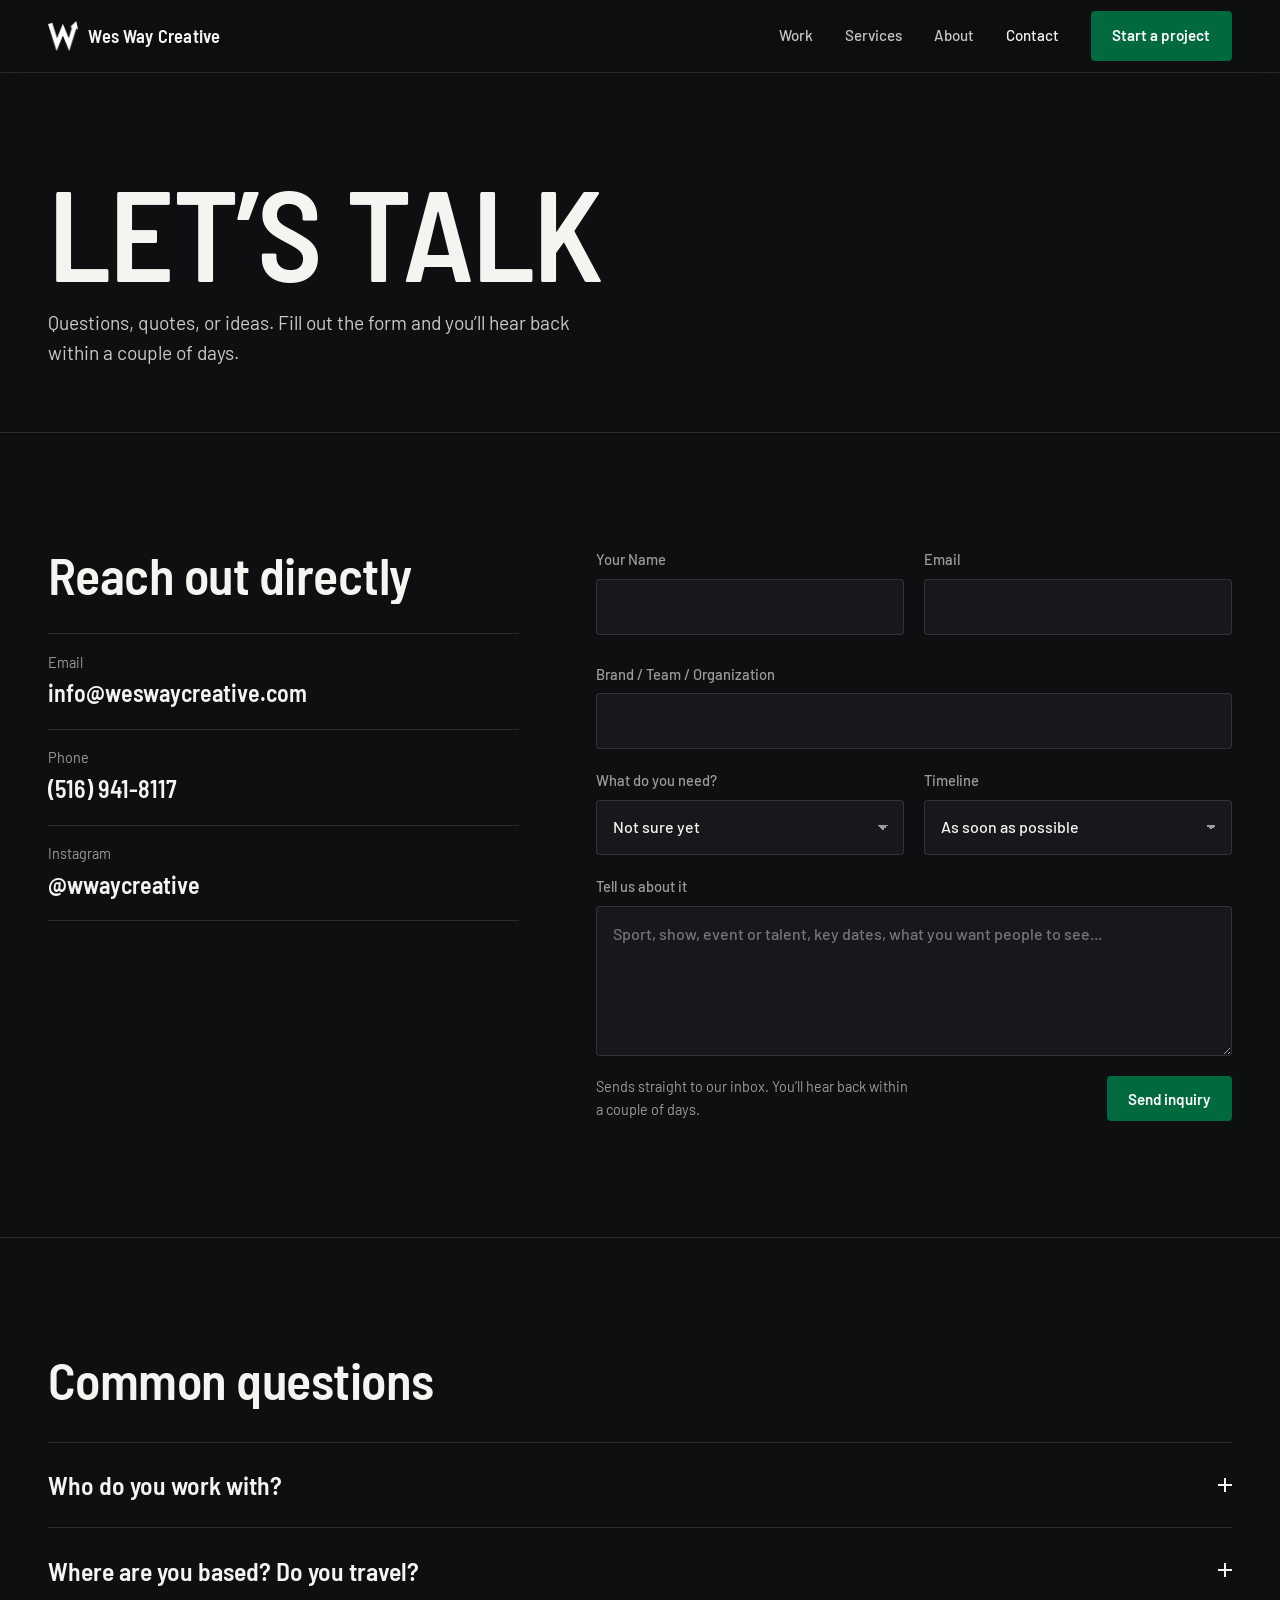
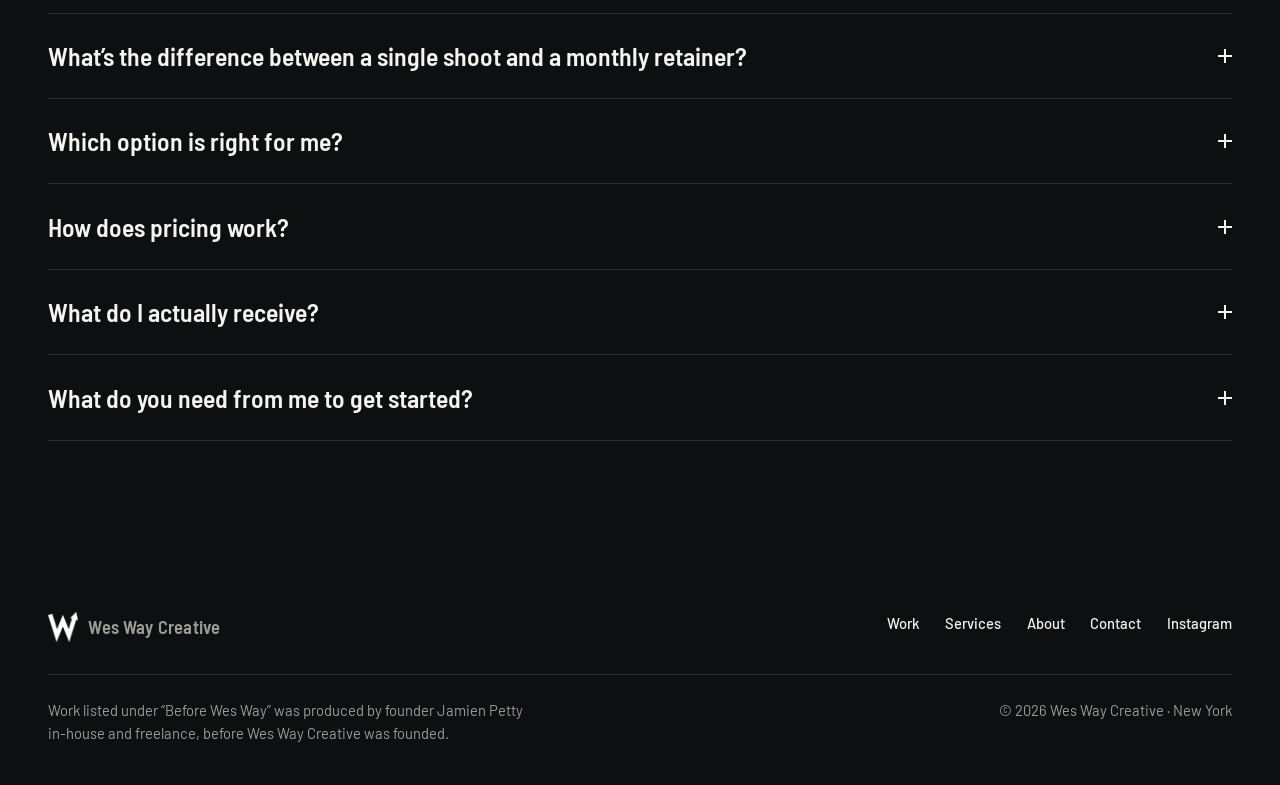
<file: contact/index.html>
<!DOCTYPE html>
<html lang="en">
<head>
<meta charset="UTF-8">
<meta name="viewport" content="width=device-width, initial-scale=1.0">
<title>Contact · Wes Way Creative</title>
<meta name="description" content="Start a project with Wes Way Creative. Email info@weswaycreative.com or send an inquiry.">
<meta name="theme-color" content="#0E0F11">
<link rel="canonical" href="https://weswaycreative.com/contact/">
<meta property="og:type" content="website">
<meta property="og:site_name" content="Wes Way Creative">
<meta property="og:url" content="https://weswaycreative.com/contact/">
<meta property="og:title" content="Contact">
<meta property="og:description" content="Start a project with Wes Way Creative. Email info@weswaycreative.com or send an inquiry.">
<meta property="og:image" content="https://weswaycreative.com/og-image.jpg">
<meta property="og:image:width" content="1200">
<meta property="og:image:height" content="630">
<meta name="twitter:card" content="summary_large_image">
<meta name="twitter:image" content="https://weswaycreative.com/og-image.jpg">
<link rel="icon" type="image/png" href="/w-mark.png">
<link rel="apple-touch-icon" href="/apple-touch-icon.png">
<link rel="preload" href="/fonts/barlow-semi-condensed-latin-600-normal.woff2" as="font" type="font/woff2" crossorigin>
<link rel="stylesheet" href="/site.css">
</head>
<body>

<header class="site-header solid" id="top">
  <div class="wrap nav">
    <a href="/" class="brand" aria-label="Wes Way Creative home"><img src="/w-mark.png" alt="">Wes Way Creative</a>
    <button class="menu-btn" aria-label="Open menu" aria-expanded="false" aria-controls="navLinks"><span></span><span></span><span></span></button>
    <nav class="nav-links" id="navLinks">
      <a href="/experiences/">Work</a>
      <a href="/services/">Services</a>
      <a href="/about/">About</a>
      <a href="/contact/" aria-current="page">Contact</a>
      <a href="/contact/" class="btn btn-green">Start a project</a>
    </nav>
  </div>
</header>

<main>
<section class="page-head">
  <div class="wrap">
    <h1 class="page-title split">Let&rsquo;s talk</h1>
    <p class="page-lede reveal">Questions, quotes, or ideas. Fill out the form and you&rsquo;ll hear back within a couple of days.</p>
  </div>
</section>

<section class="rule">
  <div class="wrap contact-grid">
    <div>
      <h2 class="split">Reach out directly</h2>
      <ul class="direct stagger">
        <li><span>Email</span><a href="mailto:info@weswaycreative.com">info@weswaycreative.com</a></li>
        <li><span>Phone</span><a href="tel:+15169418117">(516) 941-8117</a></li>
        <li><span>Instagram</span><a href="https://www.instagram.com/wwaycreative/" target="_blank" rel="noopener">@wwaycreative</a></li>
      </ul>
    </div>
    <div class="reveal">
<form class="inquiry" id="inquiry" novalidate>
      <label>Your Name
        <input type="text" name="name" autocomplete="name" required>
      </label>
      <label>Email
        <input type="email" name="email" id="inqEmail" autocomplete="email" inputmode="email" required>
        <span class="field-err" id="emailErr" role="alert"></span>
      </label>
      <label class="full">Brand / Team / Organization
        <input type="text" name="org" autocomplete="organization">
      </label>
      <label>What do you need?
        <select name="need" id="need">
          <option>Not sure yet</option>
          <option>Single Shoot</option>
          <option>Monthly Retainer</option>
          <option>Brand Film</option>
          <option>Photography</option>
          <option>Social Strategy</option>
        </select>
      </label>
      <label>Timeline
        <select name="timeline">
          <option>As soon as possible</option>
          <option>This month</option>
          <option>Next 1&ndash;3 months</option>
          <option>3+ months out</option>
        </select>
      </label>
      <label class="full">Tell us about it
        <textarea name="msg" placeholder="Sport, show, event or talent, key dates, what you want people to see..."></textarea>
      </label>
      <div class="inquiry-foot full">
        <input type="checkbox" name="botcheck" class="hp" tabindex="-1" autocomplete="off" aria-hidden="true">
        <small id="formStatus" role="status">Sends straight to our inbox. You&rsquo;ll hear back within a couple of days.</small>
        <button type="submit" class="btn btn-green" id="sendBtn">Send inquiry</button>
      </div>
    </form>
    </div>
  </div>
</section>

<section class="rule">
  <div class="wrap">
    <h2 class="split">Common questions</h2>
    <div class="faq stagger">
      <details><summary>Who do you work with?</summary><div class="ans"><p>Teams at every level, schools, businesses, brands, artists, live events, training facilities, churches and community groups, and individual athletes.</p></div></details>
      <details><summary>Where are you based? Do you travel?</summary><div class="ans"><p>Wes Way is based on Long Island and works across New York City and Long Island regularly. Projects outside New York are welcome too, and travel costs are included in your quote so there are no surprises.</p></div></details>
      <details><summary>What&rsquo;s the difference between a single shoot and a monthly retainer?</summary><div class="ans"><p>A single shoot is a one-time booking: one game, one event, or one session, with the edited content delivered after. A retainer is ongoing. You pay a set amount each month for a set number of shoot days and deliverables (for example, two game days, four highlight videos, and a batch of graphics). Because it&rsquo;s booked together, each shoot costs less than it would on its own.</p></div></details>
      <details><summary>Which option is right for me?</summary><div class="ans"><p>If you have a single event or want to test things out, start with a single shoot. If you need content every week or month (a season, a tour, a gym, a program), a retainer usually saves money and keeps your pages active. A brand film is best for a bigger, one-time story like a launch, a recruiting video, or an introduction.</p></div></details>
      <details><summary>How does pricing work?</summary><div class="ans"><p>Every quote is custom. It depends on how many shoot days you need, how much gets delivered, and whether it&rsquo;s one-time or ongoing. After a short call, you get a clear written quote before anything is booked. Smaller budgets are welcome.</p></div></details>
      <details><summary>What do I actually receive?</summary><div class="ans"><p>Finished content that&rsquo;s ready to post: edited videos sized for Instagram, TikTok, and other platforms, plus photo galleries and graphics if they&rsquo;re part of your package. Retainer clients can also get a content calendar and help posting.</p></div></details>
      <details><summary>What do you need from me to get started?</summary><div class="ans"><p>Your schedule, access to the games, shows, or sessions, and a quick call about your goals. Everything else is handled from there.</p></div></details>
    </div>
  </div>
</section>
</main>

<footer>
  <div class="wrap">
    <div class="foot-top">
      <a href="/" class="brand"><img src="/w-mark.png" alt="">Wes Way Creative</a>
      <nav class="foot-links">
        <a href="/experiences/">Work</a><a href="/services/">Services</a><a href="/about/">About</a><a href="/contact/">Contact</a>
        <a href="https://www.instagram.com/wwaycreative/" target="_blank" rel="noopener">Instagram</a>
      </nav>
    </div>
    <div class="foot-bottom">
      <p>Work listed under &ldquo;Before Wes Way&rdquo; was produced by founder Jamien Petty in-house and freelance, before Wes Way Creative was founded.</p>
      <p>&copy; 2026 Wes Way Creative &middot; New York</p>
    </div>
  </div>
</footer>
<script src="/site.js" defer></script>
</body>
</html>
</file>
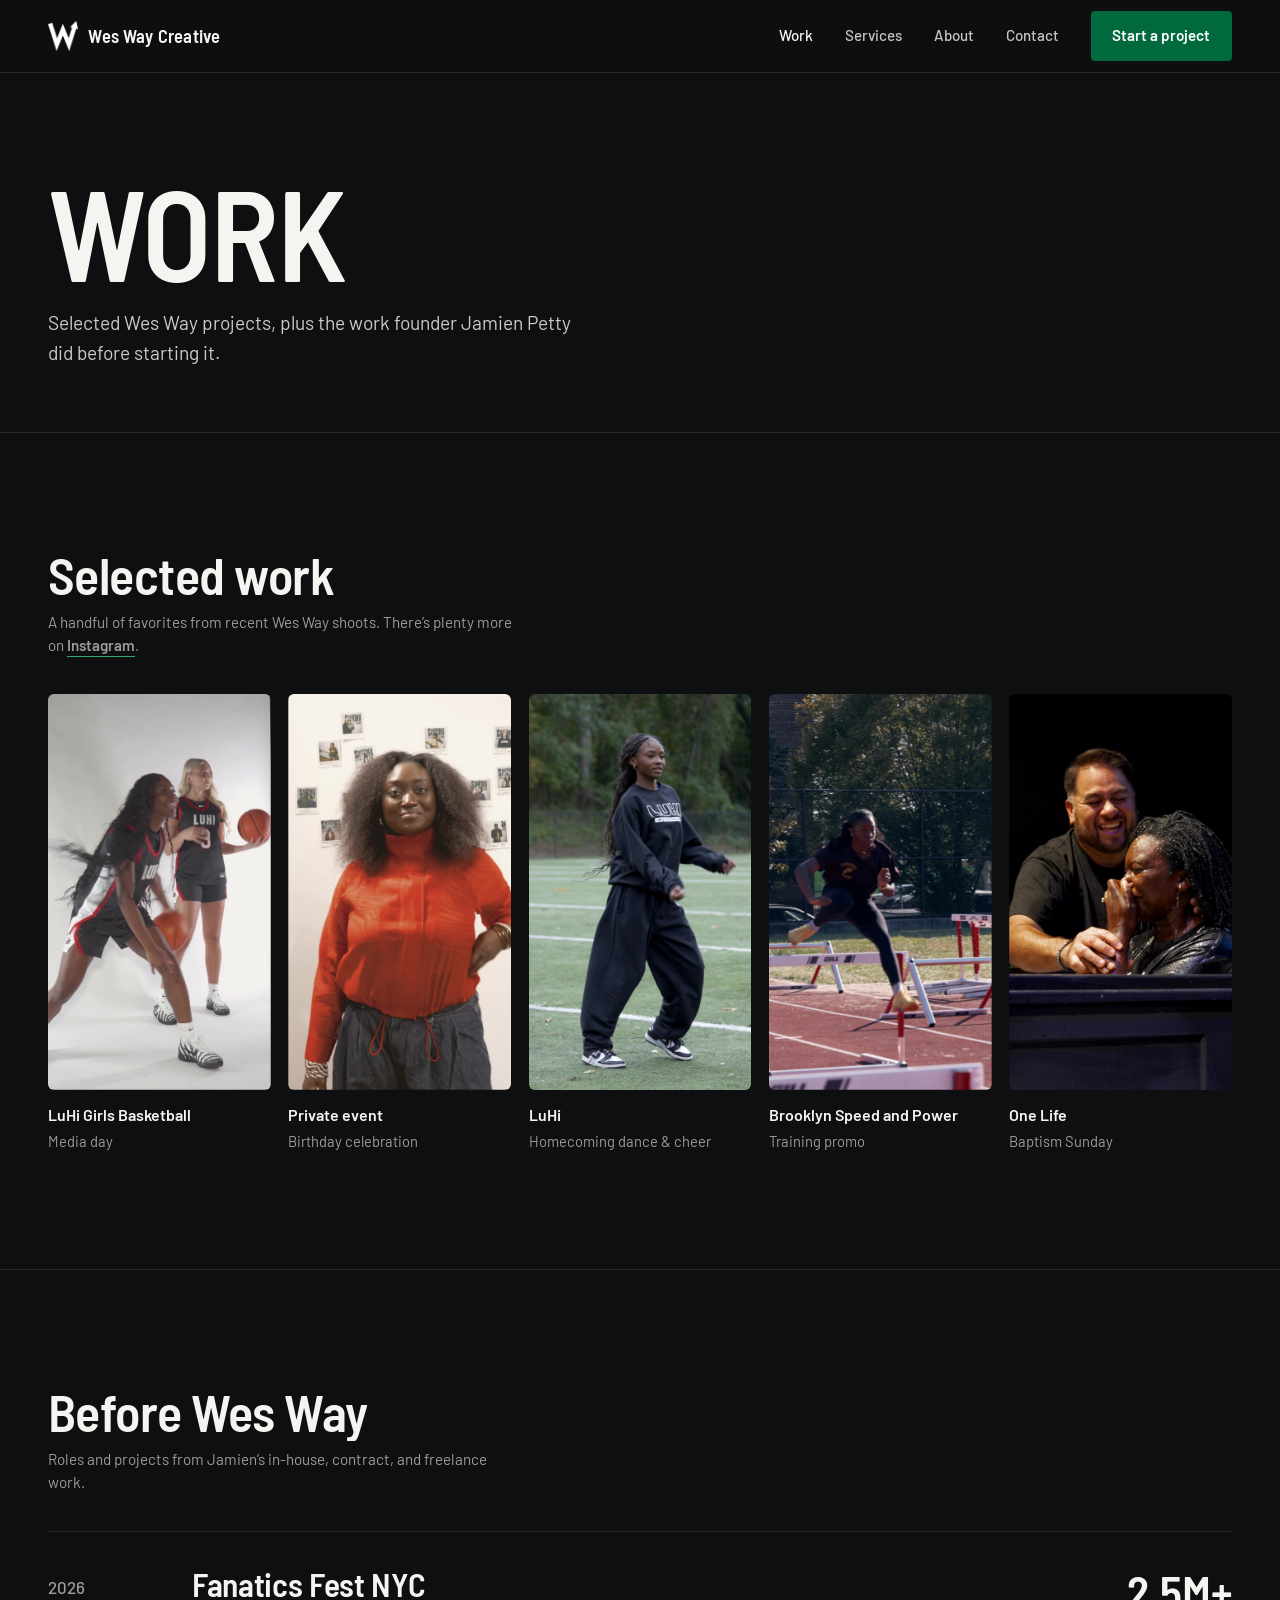
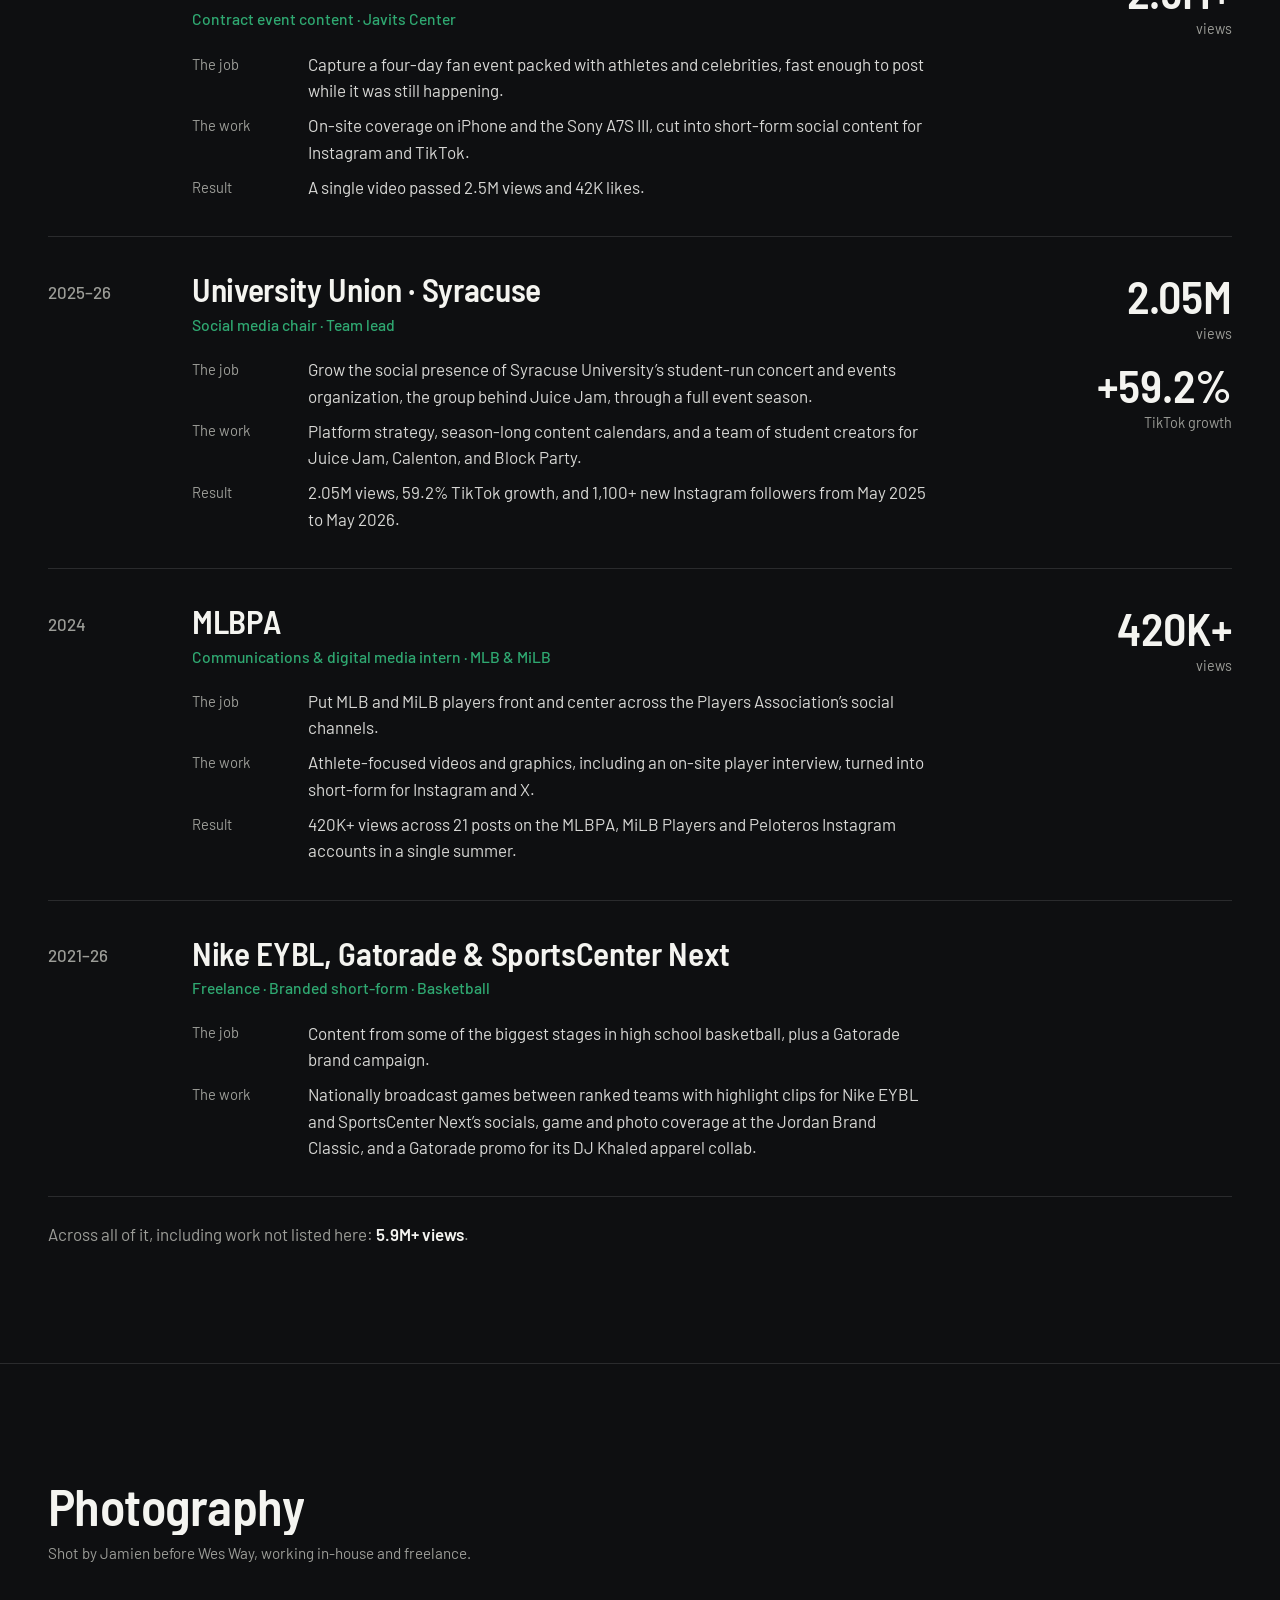
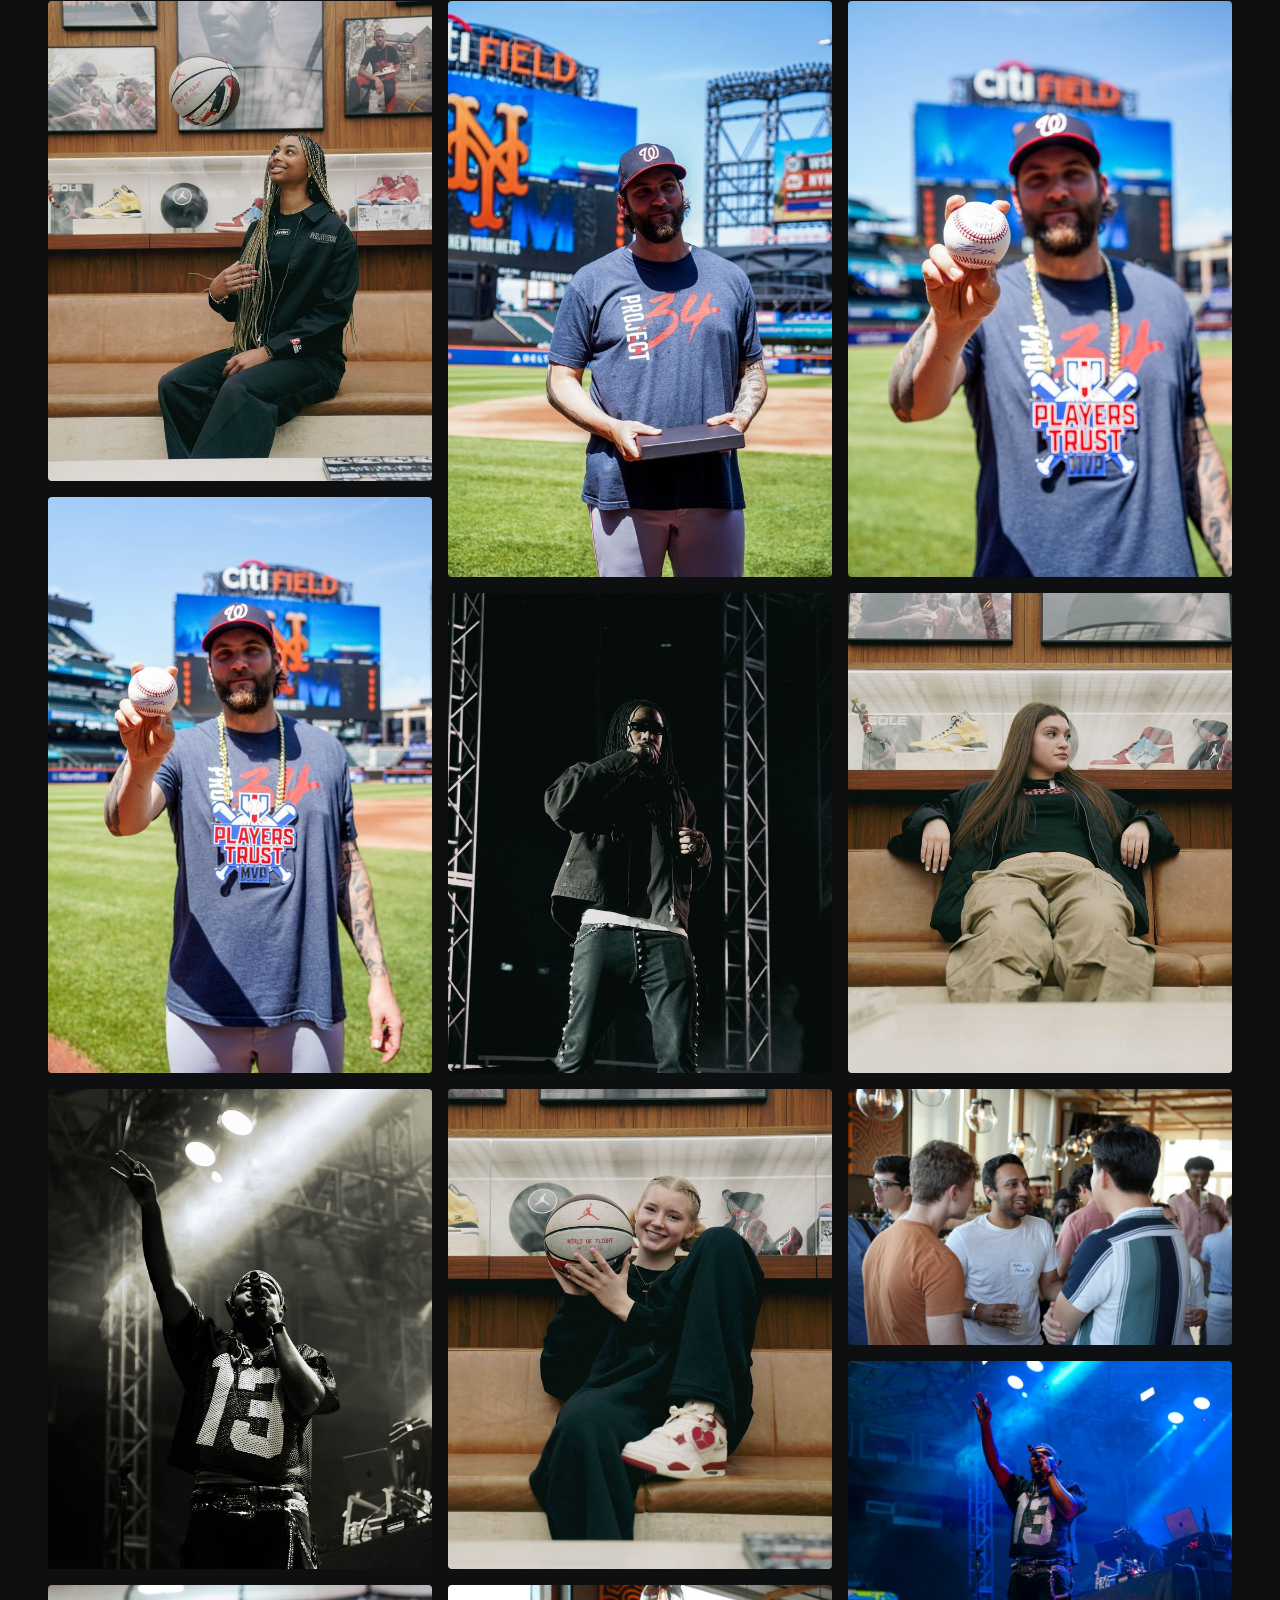
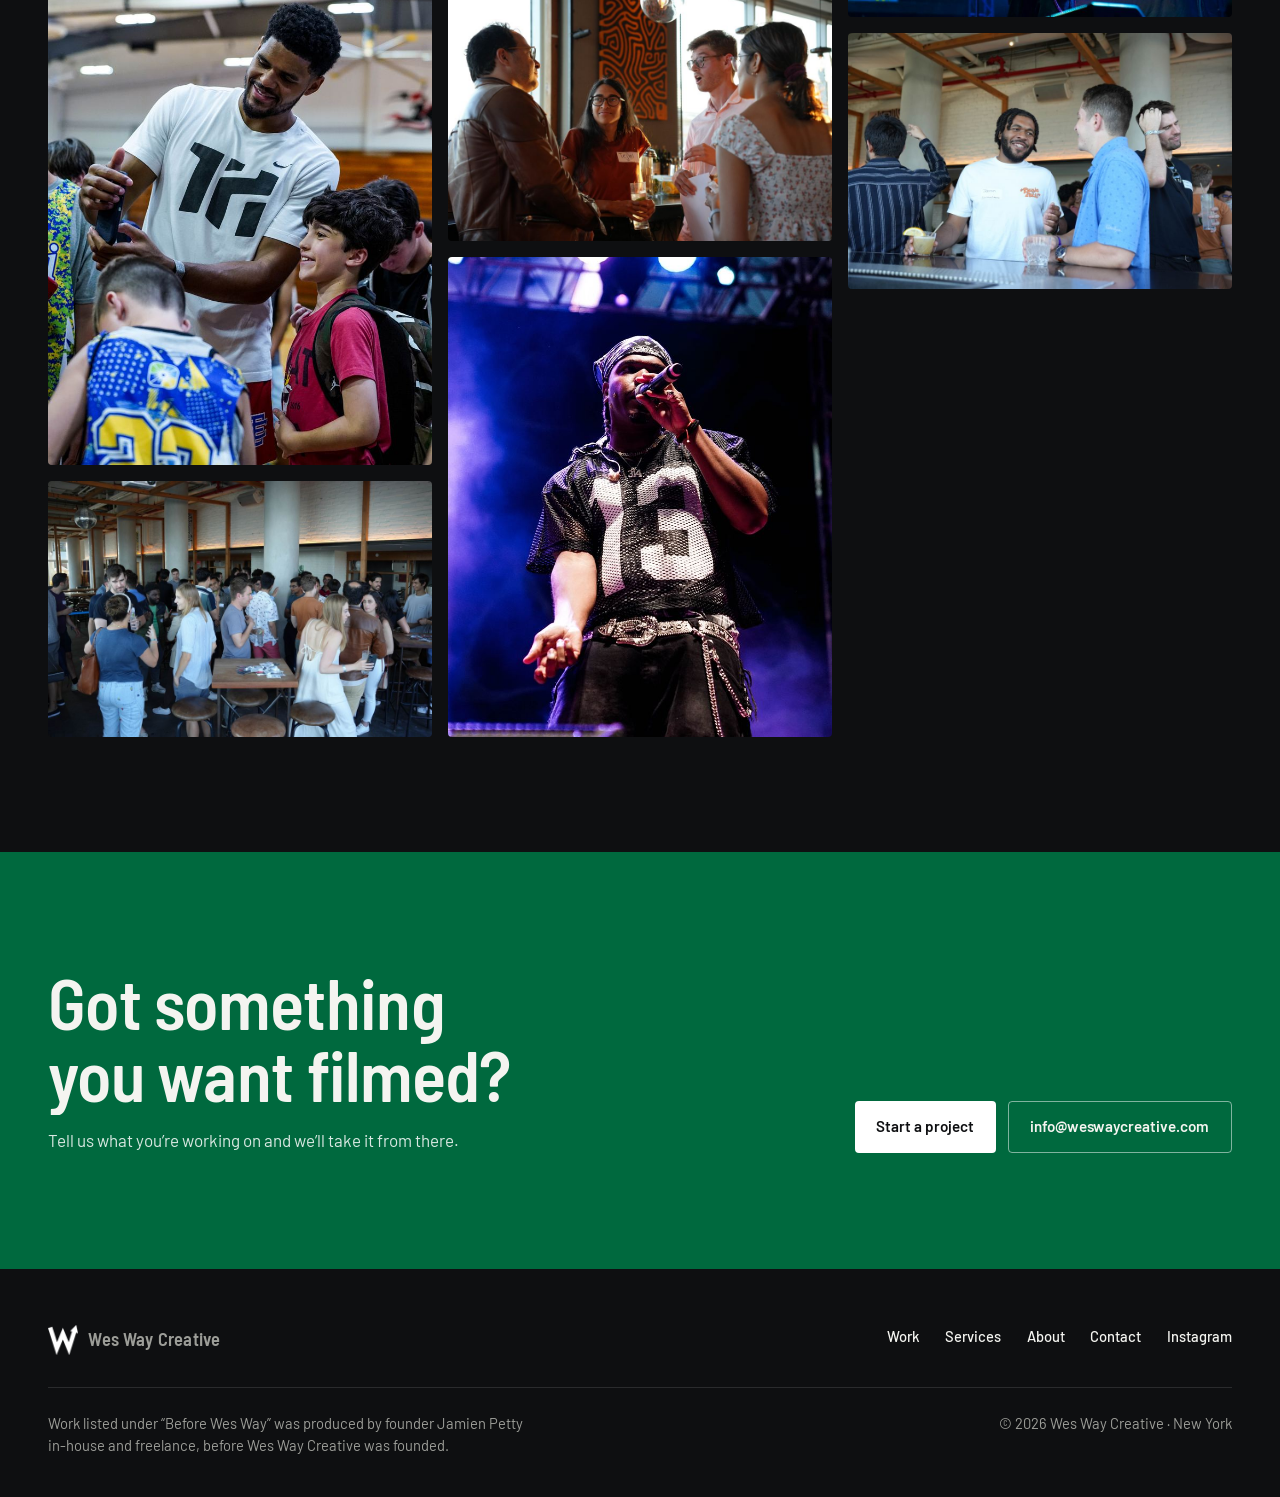
<file: experiences/index.html>
<!DOCTYPE html>
<html lang="en">
<head>
<meta charset="UTF-8">
<meta name="viewport" content="width=device-width, initial-scale=1.0">
<title>Work · Wes Way Creative</title>
<meta name="description" content="Wes Way Creative projects, plus founder Jamien Petty&rsquo;s earlier work with Fanatics, the MLBPA, University Union, Nike EYBL, Gatorade, and SportsCenter Next.">
<meta name="theme-color" content="#0E0F11">
<link rel="canonical" href="https://weswaycreative.com/experiences/">
<meta property="og:type" content="website">
<meta property="og:site_name" content="Wes Way Creative">
<meta property="og:url" content="https://weswaycreative.com/experiences/">
<meta property="og:title" content="Work">
<meta property="og:description" content="Wes Way Creative projects, plus founder Jamien Petty&rsquo;s earlier work with Fanatics, the MLBPA, University Union, Nike EYBL, Gatorade, and SportsCenter Next.">
<meta property="og:image" content="https://weswaycreative.com/og-image.jpg">
<meta property="og:image:width" content="1200">
<meta property="og:image:height" content="630">
<meta name="twitter:card" content="summary_large_image">
<meta name="twitter:image" content="https://weswaycreative.com/og-image.jpg">
<link rel="icon" type="image/png" href="/w-mark.png">
<link rel="apple-touch-icon" href="/apple-touch-icon.png">
<link rel="preload" href="/fonts/barlow-semi-condensed-latin-600-normal.woff2" as="font" type="font/woff2" crossorigin>
<link rel="stylesheet" href="/site.css">
</head>
<body>

<header class="site-header solid" id="top">
  <div class="wrap nav">
    <a href="/" class="brand" aria-label="Wes Way Creative home"><img src="/w-mark.png" alt="">Wes Way Creative</a>
    <button class="menu-btn" aria-label="Open menu" aria-expanded="false" aria-controls="navLinks"><span></span><span></span><span></span></button>
    <nav class="nav-links" id="navLinks">
      <a href="/experiences/" aria-current="page">Work</a>
      <a href="/services/">Services</a>
      <a href="/about/">About</a>
      <a href="/contact/">Contact</a>
      <a href="/contact/" class="btn btn-green">Start a project</a>
    </nav>
  </div>
</header>

<main>
<section class="page-head">
  <div class="wrap">
    <h1 class="page-title split">Work</h1>
    <p class="page-lede reveal">Selected Wes Way projects, plus the work founder Jamien Petty did before starting it.</p>
  </div>
</section>

<section class="rule">
  <div class="wrap">
    <h2 class="split">Selected work</h2>
    <p class="kicker reveal">A handful of favorites from recent Wes Way shoots. There&rsquo;s plenty more on <a href="https://www.instagram.com/wwaycreative/" target="_blank" rel="noopener" class="text-link">Instagram</a>.</p>
    <div class="reel-grid">
      <div class="reel has-audio">
        <div class="reel-media wipe"><video muted loop playsinline preload="metadata" src="/recent-8.mp4" poster="/recent-8.jpg"></video><button class="reel-sound" type="button" aria-label="Turn sound on" aria-pressed="false"><svg class="off" viewBox="0 0 24 24" fill="none" stroke="currentColor" stroke-width="2"><path d="M11 5 6 9H3v6h3l5 4V5z"/><path d="m22 9-6 6M16 9l6 6"/></svg><svg class="on" viewBox="0 0 24 24" fill="none" stroke="currentColor" stroke-width="2"><path d="M11 5 6 9H3v6h3l5 4V5z"/><path d="M15.5 8.5a5 5 0 0 1 0 7M19 5a10 10 0 0 1 0 14"/></svg></button></div>
        <div class="reel-cap"><b>LuHi Girls Basketball</b><span>Media day</span></div>
      </div>
      <div class="reel has-audio">
        <div class="reel-media wipe"><video muted loop playsinline preload="metadata" src="/recent-10.mp4" poster="/recent-10.jpg"></video><button class="reel-sound" type="button" aria-label="Turn sound on" aria-pressed="false"><svg class="off" viewBox="0 0 24 24" fill="none" stroke="currentColor" stroke-width="2"><path d="M11 5 6 9H3v6h3l5 4V5z"/><path d="m22 9-6 6M16 9l6 6"/></svg><svg class="on" viewBox="0 0 24 24" fill="none" stroke="currentColor" stroke-width="2"><path d="M11 5 6 9H3v6h3l5 4V5z"/><path d="M15.5 8.5a5 5 0 0 1 0 7M19 5a10 10 0 0 1 0 14"/></svg></button></div>
        <div class="reel-cap"><b>Private event</b><span>Birthday celebration</span></div>
      </div>
      <div class="reel has-audio">
        <div class="reel-media wipe"><video muted loop playsinline preload="metadata" src="/recent-6.mp4" poster="/recent-6.jpg"></video><button class="reel-sound" type="button" aria-label="Turn sound on" aria-pressed="false"><svg class="off" viewBox="0 0 24 24" fill="none" stroke="currentColor" stroke-width="2"><path d="M11 5 6 9H3v6h3l5 4V5z"/><path d="m22 9-6 6M16 9l6 6"/></svg><svg class="on" viewBox="0 0 24 24" fill="none" stroke="currentColor" stroke-width="2"><path d="M11 5 6 9H3v6h3l5 4V5z"/><path d="M15.5 8.5a5 5 0 0 1 0 7M19 5a10 10 0 0 1 0 14"/></svg></button></div>
        <div class="reel-cap"><b>LuHi</b><span>Homecoming dance &amp; cheer</span></div>
      </div>
      <div class="reel has-audio">
        <div class="reel-media wipe"><video muted loop playsinline preload="metadata" src="/recent-9.mp4" poster="/recent-9.jpg"></video><button class="reel-sound" type="button" aria-label="Turn sound on" aria-pressed="false"><svg class="off" viewBox="0 0 24 24" fill="none" stroke="currentColor" stroke-width="2"><path d="M11 5 6 9H3v6h3l5 4V5z"/><path d="m22 9-6 6M16 9l6 6"/></svg><svg class="on" viewBox="0 0 24 24" fill="none" stroke="currentColor" stroke-width="2"><path d="M11 5 6 9H3v6h3l5 4V5z"/><path d="M15.5 8.5a5 5 0 0 1 0 7M19 5a10 10 0 0 1 0 14"/></svg></button></div>
        <div class="reel-cap"><b>Brooklyn Speed and Power</b><span>Training promo</span></div>
      </div>
      <div class="reel has-audio">
        <div class="reel-media wipe"><video muted loop playsinline preload="none" src="/recent-7.mp4" poster="/recent-7.jpg"></video><button class="reel-sound" type="button" aria-label="Turn sound on" aria-pressed="false"><svg class="off" viewBox="0 0 24 24" fill="none" stroke="currentColor" stroke-width="2"><path d="M11 5 6 9H3v6h3l5 4V5z"/><path d="m22 9-6 6M16 9l6 6"/></svg><svg class="on" viewBox="0 0 24 24" fill="none" stroke="currentColor" stroke-width="2"><path d="M11 5 6 9H3v6h3l5 4V5z"/><path d="M15.5 8.5a5 5 0 0 1 0 7M19 5a10 10 0 0 1 0 14"/></svg></button></div>
        <div class="reel-cap"><b>One Life</b><span>Baptism Sunday</span></div>
      </div>
    </div>
  </div>
</section>

<section class="rule">
  <div class="wrap">
    <h2 class="split">Before Wes Way</h2>
    <p class="kicker reveal">Roles and projects from Jamien&rsquo;s in-house, contract, and freelance work.</p>
    <ul class="cases stagger">
      <li class="case">
        <div class="case-year">2026</div>
        <div><h3>Fanatics Fest NYC</h3><p class="case-role">Contract event content &middot; Javits Center</p><dl><dt>The job</dt><dd>Capture a four-day fan event packed with athletes and celebrities, fast enough to post while it was still happening.</dd><dt>The work</dt><dd>On-site coverage on iPhone and the Sony A7S III, cut into short-form social content for Instagram and TikTok.</dd><dt>Result</dt><dd>A single video passed 2.5M views and 42K likes.</dd></dl></div>
        <div class="case-stat"><b>2.5M+</b><span>views</span></div>
      </li>
      <li class="case">
        <div class="case-year">2025&ndash;26</div>
        <div><h3>University Union &middot; Syracuse</h3><p class="case-role">Social media chair &middot; Team lead</p><dl><dt>The job</dt><dd>Grow the social presence of Syracuse University&rsquo;s student-run concert and events organization, the group behind Juice Jam, through a full event season.</dd><dt>The work</dt><dd>Platform strategy, season-long content calendars, and a team of student creators for Juice Jam, Calenton, and Block Party.</dd><dt>Result</dt><dd>2.05M views, 59.2% TikTok growth, and 1,100+ new Instagram followers from May 2025 to May 2026.</dd></dl></div>
        <div class="case-stat"><b>2.05M</b><span>views</span><b>+59.2%</b><span>TikTok growth</span></div>
      </li>
      <li class="case">
        <div class="case-year">2024</div>
        <div><h3>MLBPA</h3><p class="case-role">Communications &amp; digital media intern &middot; MLB &amp; MiLB</p><dl><dt>The job</dt><dd>Put MLB and MiLB players front and center across the Players Association&rsquo;s social channels.</dd><dt>The work</dt><dd>Athlete-focused videos and graphics, including an on-site player interview, turned into short-form for Instagram and X.</dd><dt>Result</dt><dd>420K+ views across 21 posts on the MLBPA, MiLB Players and Peloteros Instagram accounts in a single summer.</dd></dl></div>
        <div class="case-stat"><b>420K+</b><span>views</span></div>
      </li>
      <li class="case">
        <div class="case-year">2021&ndash;26</div>
        <div><h3>Nike EYBL, Gatorade &amp; SportsCenter Next</h3><p class="case-role">Freelance &middot; Branded short-form &middot; Basketball</p><dl><dt>The job</dt><dd>Content from some of the biggest stages in high school basketball, plus a Gatorade brand campaign.</dd><dt>The work</dt><dd>Nationally broadcast games between ranked teams with highlight clips for Nike EYBL and SportsCenter Next&rsquo;s socials, game and photo coverage at the Jordan Brand Classic, and a Gatorade promo for its DJ Khaled apparel collab.</dd></dl></div>
        <div class="case-stat"></div>
      </li>
    </ul>
    <p class="total-line reveal">Across all of it, including work not listed here: <b>5.9M+ views</b>.</p>
  </div>
</section>

<section class="rule">
  <div class="wrap">
    <h2 class="split">Photography</h2>
    <p class="kicker reveal">Shot by Jamien before Wes Way, working in-house and freelance.</p>
    <div class="photo-grid">
      <figure class="wipe"><img src="/eybl-1.jpg" alt="Athlete tossing a basketball at a Jordan Brand World of Flight event" loading="lazy"></figure>
      <figure class="wipe"><img src="/mlbpa-1.jpg" alt="MLB player holding a signed baseball at Citi Field" loading="lazy"></figure>
      <figure class="wipe"><img src="/concert-1.jpg" alt="Performer raising a hand under dramatic stage lighting" loading="lazy"></figure>
      <figure class="wipe"><img src="/eybl-2.jpg" alt="NBA player taking a selfie with young fans" loading="lazy"></figure>
      <figure class="wipe"><img src="/event-1.jpg" alt="Wide shot of a packed networking venue" loading="lazy"></figure>
      <figure class="wipe"><img src="/mlbpa-2.jpg" alt="MLB player holding a gift box with the Mets logo behind" loading="lazy"></figure>
      <figure class="wipe"><img src="/concert-2.jpg" alt="Artist performing between stage trusses" loading="lazy"></figure>
      <figure class="wipe"><img src="/eybl-4.jpg" alt="Air Jordan 4s in the foreground with an athlete behind" loading="lazy"></figure>
      <figure class="wipe"><img src="/event-3.jpg" alt="Rooftop networking event at golden hour" loading="lazy"></figure>
      <figure class="wipe"><img src="/concert-3.jpg" alt="Artist in profile under purple stage lighting" loading="lazy"></figure>
      <figure class="wipe"><img src="/mlbpa-3.jpg" alt="Candid conversation on the field at Citi Field" loading="lazy"></figure>
      <figure class="wipe"><img src="/eybl-3.jpg" alt="Portrait of an athlete seated at a Jordan Brand event" loading="lazy"></figure>
      <figure class="wipe"><img src="/event-2.jpg" alt="Networking at a venue with warm pendant lighting" loading="lazy"></figure>
      <figure class="wipe"><img src="/concert-4.jpg" alt="Wide stage shot with blue lighting" loading="lazy"></figure>
      <figure class="wipe"><img src="/event-4.jpg" alt="Candid laugh at a hospitality event" loading="lazy"></figure>
    </div>
  </div>
</section>

<section class="cta">
  <div class="wrap">
    <div>
      <h2 class="split">Got something you want filmed?</h2>
      <p>Tell us what you&rsquo;re working on and we&rsquo;ll take it from there.</p>
    </div>
    <div class="btns">
      <a href="/contact/" class="btn btn-white">Start a project</a>
      <a href="mailto:info@weswaycreative.com" class="btn btn-line">info@weswaycreative.com</a>
    </div>
  </div>
</section>
</main>

<footer>
  <div class="wrap">
    <div class="foot-top">
      <a href="/" class="brand"><img src="/w-mark.png" alt="">Wes Way Creative</a>
      <nav class="foot-links">
        <a href="/experiences/">Work</a><a href="/services/">Services</a><a href="/about/">About</a><a href="/contact/">Contact</a>
        <a href="https://www.instagram.com/wwaycreative/" target="_blank" rel="noopener">Instagram</a>
      </nav>
    </div>
    <div class="foot-bottom">
      <p>Work listed under &ldquo;Before Wes Way&rdquo; was produced by founder Jamien Petty in-house and freelance, before Wes Way Creative was founded.</p>
      <p>&copy; 2026 Wes Way Creative &middot; New York</p>
    </div>
  </div>
</footer>
<script src="/site.js" defer></script>
</body>
</html>
</file>
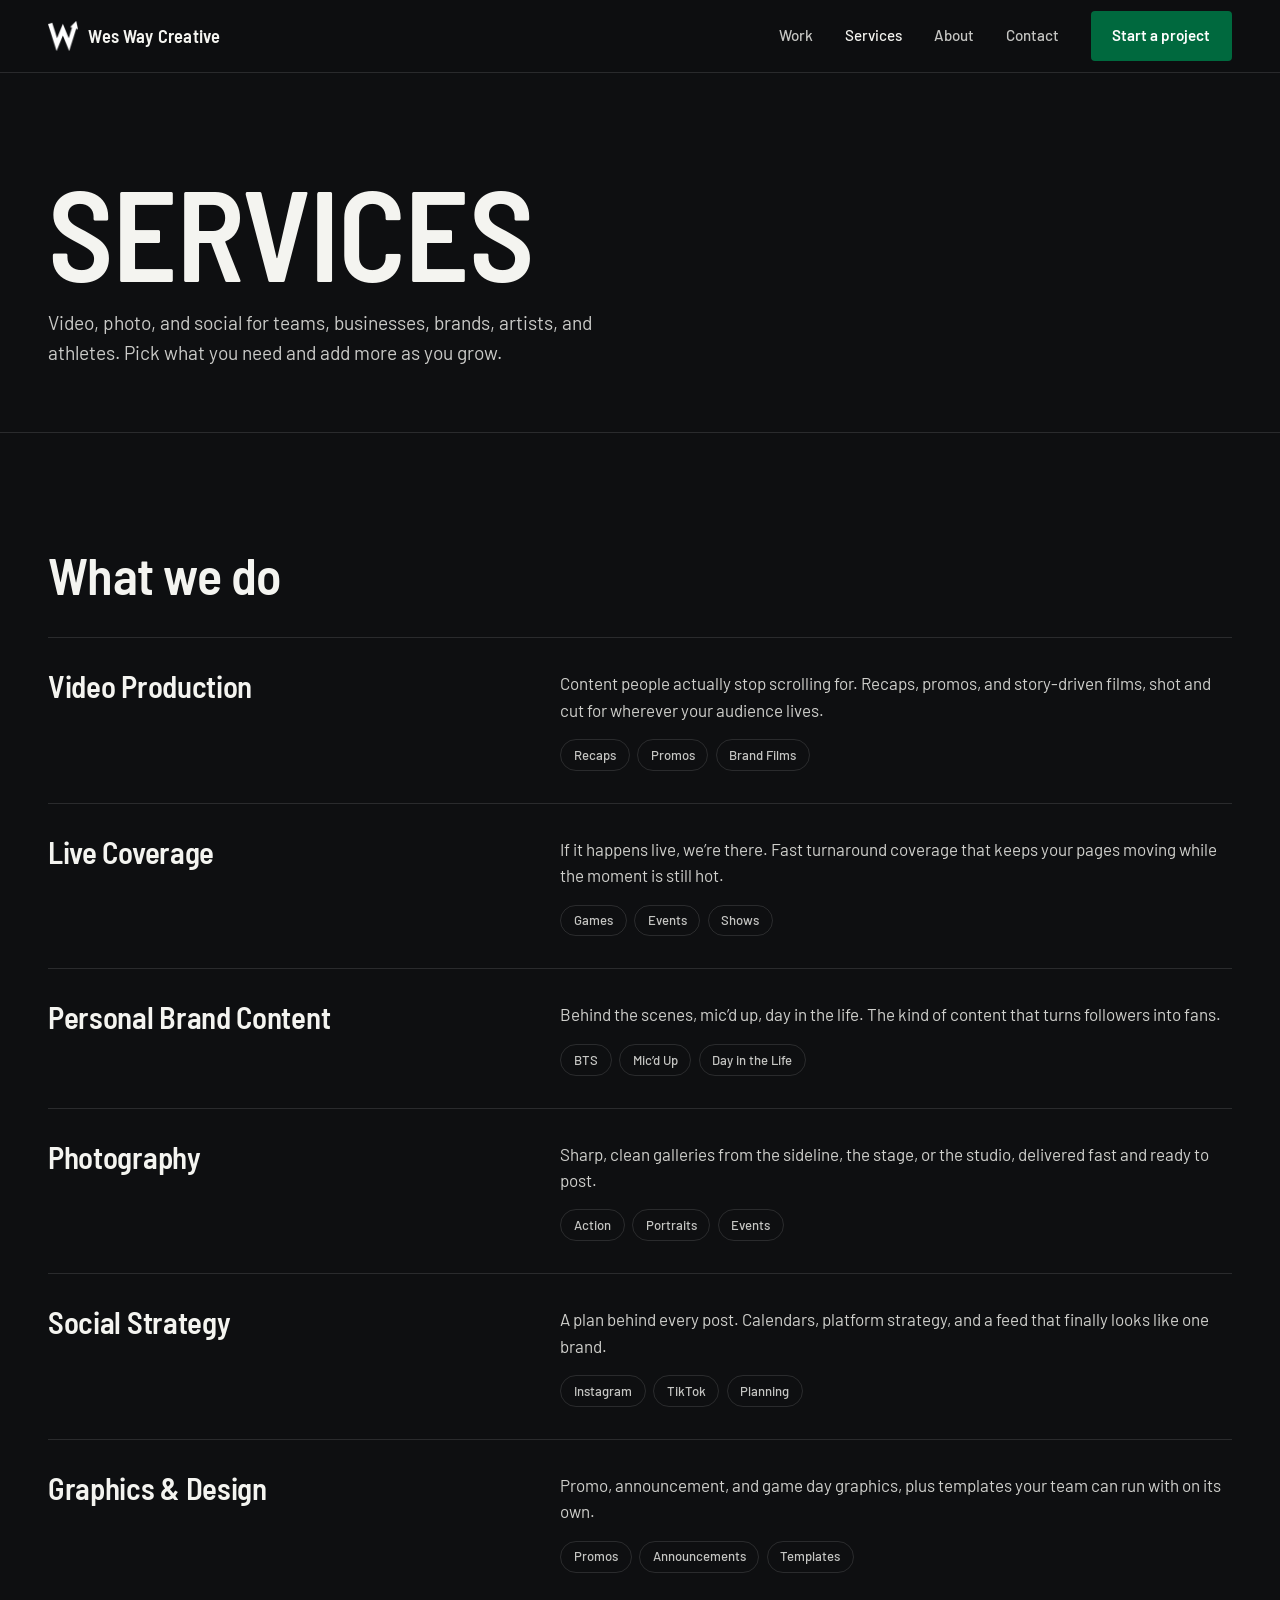
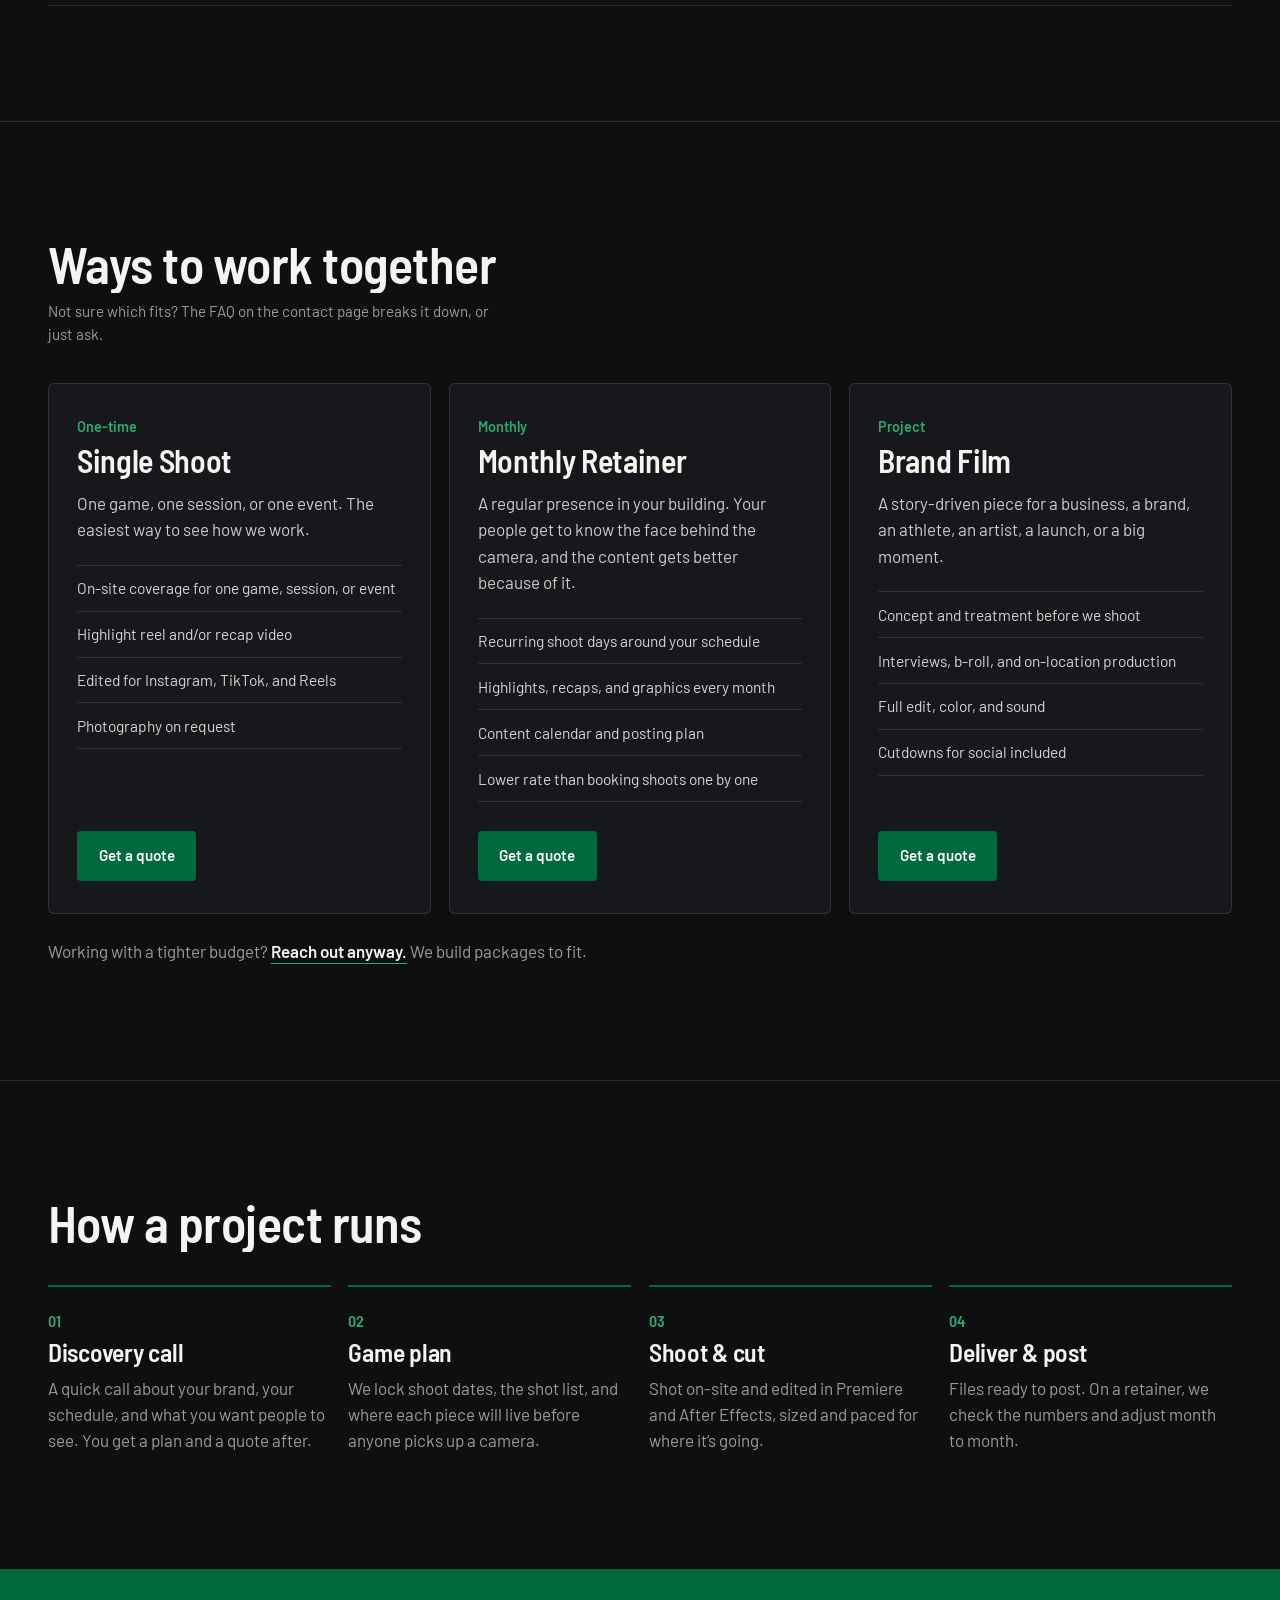
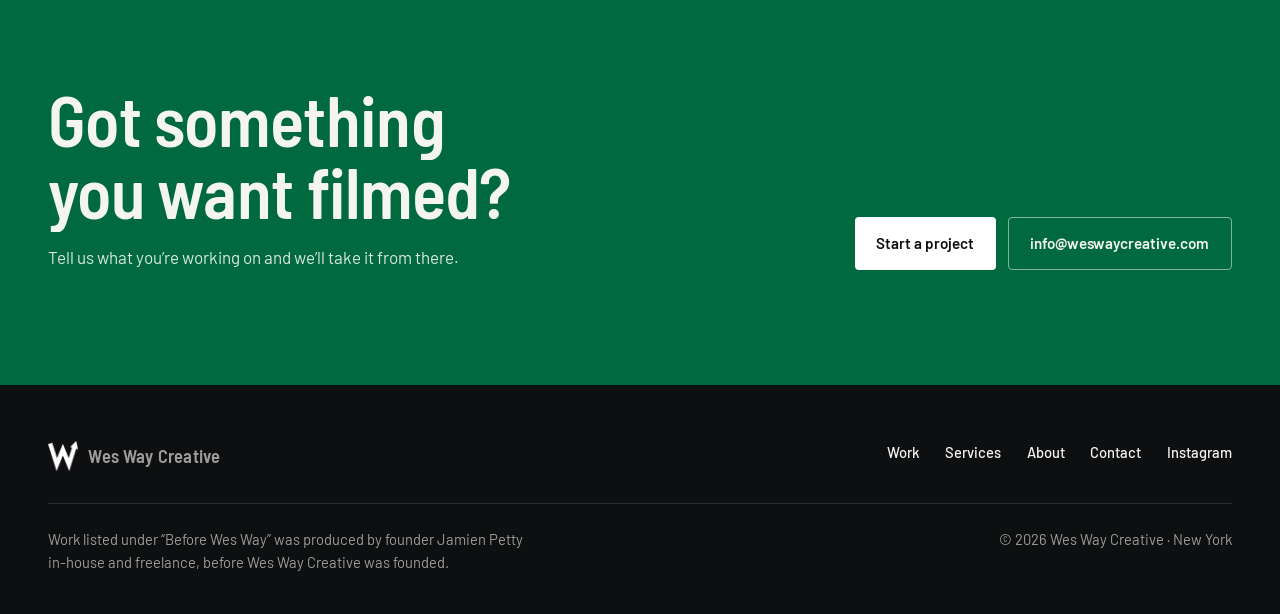
<file: services/index.html>
<!DOCTYPE html>
<html lang="en">
<head>
<meta charset="UTF-8">
<meta name="viewport" content="width=device-width, initial-scale=1.0">
<title>Services · Wes Way Creative</title>
<meta name="description" content="Game and event coverage, athlete and talent content, brand films, photography, social strategy, and monthly retainers from Wes Way Creative.">
<meta name="theme-color" content="#0E0F11">
<link rel="canonical" href="https://weswaycreative.com/services/">
<meta property="og:type" content="website">
<meta property="og:site_name" content="Wes Way Creative">
<meta property="og:url" content="https://weswaycreative.com/services/">
<meta property="og:title" content="Services">
<meta property="og:description" content="Game and event coverage, athlete and talent content, brand films, photography, social strategy, and monthly retainers from Wes Way Creative.">
<meta property="og:image" content="https://weswaycreative.com/og-image.jpg">
<meta property="og:image:width" content="1200">
<meta property="og:image:height" content="630">
<meta name="twitter:card" content="summary_large_image">
<meta name="twitter:image" content="https://weswaycreative.com/og-image.jpg">
<link rel="icon" type="image/png" href="/w-mark.png">
<link rel="apple-touch-icon" href="/apple-touch-icon.png">
<link rel="preload" href="/fonts/barlow-semi-condensed-latin-600-normal.woff2" as="font" type="font/woff2" crossorigin>
<link rel="stylesheet" href="/site.css">
</head>
<body>

<header class="site-header solid" id="top">
  <div class="wrap nav">
    <a href="/" class="brand" aria-label="Wes Way Creative home"><img src="/w-mark.png" alt="">Wes Way Creative</a>
    <button class="menu-btn" aria-label="Open menu" aria-expanded="false" aria-controls="navLinks"><span></span><span></span><span></span></button>
    <nav class="nav-links" id="navLinks">
      <a href="/experiences/">Work</a>
      <a href="/services/" aria-current="page">Services</a>
      <a href="/about/">About</a>
      <a href="/contact/">Contact</a>
      <a href="/contact/" class="btn btn-green">Start a project</a>
    </nav>
  </div>
</header>

<main>
<section class="page-head">
  <div class="wrap">
    <h1 class="page-title split">Services</h1>
    <p class="page-lede reveal">Video, photo, and social for teams, businesses, brands, artists, and athletes. Pick what you need and add more as you grow.</p>
  </div>
</section>

<section class="rule">
  <div class="wrap">
    <h2 class="split">What we do</h2>
    <ul class="svc-rows stagger">
      <li><h3>Video Production</h3><div><p>Content people actually stop scrolling for. Recaps, promos, and story-driven films, shot and cut for wherever your audience lives.</p><div class="tags"><span>Recaps</span><span>Promos</span><span>Brand Films</span></div></div></li>
      <li><h3>Live Coverage</h3><div><p>If it happens live, we&rsquo;re there. Fast turnaround coverage that keeps your pages moving while the moment is still hot.</p><div class="tags"><span>Games</span><span>Events</span><span>Shows</span></div></div></li>
      <li><h3>Personal Brand Content</h3><div><p>Behind the scenes, mic&rsquo;d up, day in the life. The kind of content that turns followers into fans.</p><div class="tags"><span>BTS</span><span>Mic&rsquo;d Up</span><span>Day in the Life</span></div></div></li>
      <li><h3>Photography</h3><div><p>Sharp, clean galleries from the sideline, the stage, or the studio, delivered fast and ready to post.</p><div class="tags"><span>Action</span><span>Portraits</span><span>Events</span></div></div></li>
      <li><h3>Social Strategy</h3><div><p>A plan behind every post. Calendars, platform strategy, and a feed that finally looks like one brand.</p><div class="tags"><span>Instagram</span><span>TikTok</span><span>Planning</span></div></div></li>
      <li><h3>Graphics &amp; Design</h3><div><p>Promo, announcement, and game day graphics, plus templates your team can run with on its own.</p><div class="tags"><span>Promos</span><span>Announcements</span><span>Templates</span></div></div></li>
    </ul>
  </div>
</section>

<section class="rule">
  <div class="wrap">
    <h2 class="split">Ways to work together</h2>
    <p class="kicker reveal">Not sure which fits? The FAQ on the contact page breaks it down, or just ask.</p>
    <div class="pkgs stagger">
      <article class="pkg"><span class="type">One-time</span><h3>Single Shoot</h3><p>One game, one session, or one event. The easiest way to see how we work.</p><ul><li>On-site coverage for one game, session, or event</li><li>Highlight reel and/or recap video</li><li>Edited for Instagram, TikTok, and Reels</li><li>Photography on request</li></ul><a href="/contact/?pkg=Single+Shoot" class="btn btn-green">Get a quote</a></article>
      <article class="pkg"><span class="type">Monthly</span><h3>Monthly Retainer</h3><p>A regular presence in your building. Your people get to know the face behind the camera, and the content gets better because of it.</p><ul><li>Recurring shoot days around your schedule</li><li>Highlights, recaps, and graphics every month</li><li>Content calendar and posting plan</li><li>Lower rate than booking shoots one by one</li></ul><a href="/contact/?pkg=Monthly+Retainer" class="btn btn-green">Get a quote</a></article>
      <article class="pkg"><span class="type">Project</span><h3>Brand Film</h3><p>A story-driven piece for a business, a brand, an athlete, an artist, a launch, or a big moment.</p><ul><li>Concept and treatment before we shoot</li><li>Interviews, b-roll, and on-location production</li><li>Full edit, color, and sound</li><li>Cutdowns for social included</li></ul><a href="/contact/?pkg=Brand+Film" class="btn btn-green">Get a quote</a></article>
    </div>
    <p class="budget reveal">Working with a tighter budget? <a href="/contact/" class="text-link">Reach out anyway.</a> We build packages to fit.</p>
  </div>
</section>

<section class="rule">
  <div class="wrap">
    <h2 class="split">How a project runs</h2>
    <div class="steps stagger">
      <div class="step"><span class="n">01</span><h3>Discovery call</h3><p>A quick call about your brand, your schedule, and what you want people to see. You get a plan and a quote after.</p></div>
      <div class="step"><span class="n">02</span><h3>Game plan</h3><p>We lock shoot dates, the shot list, and where each piece will live before anyone picks up a camera.</p></div>
      <div class="step"><span class="n">03</span><h3>Shoot &amp; cut</h3><p>Shot on-site and edited in Premiere and After Effects, sized and paced for where it&rsquo;s going.</p></div>
      <div class="step"><span class="n">04</span><h3>Deliver &amp; post</h3><p>Files ready to post. On a retainer, we check the numbers and adjust month to month.</p></div>
    </div>
  </div>
</section>

<section class="cta">
  <div class="wrap">
    <div>
      <h2 class="split">Got something you want filmed?</h2>
      <p>Tell us what you&rsquo;re working on and we&rsquo;ll take it from there.</p>
    </div>
    <div class="btns">
      <a href="/contact/" class="btn btn-white">Start a project</a>
      <a href="mailto:info@weswaycreative.com" class="btn btn-line">info@weswaycreative.com</a>
    </div>
  </div>
</section>
</main>

<footer>
  <div class="wrap">
    <div class="foot-top">
      <a href="/" class="brand"><img src="/w-mark.png" alt="">Wes Way Creative</a>
      <nav class="foot-links">
        <a href="/experiences/">Work</a><a href="/services/">Services</a><a href="/about/">About</a><a href="/contact/">Contact</a>
        <a href="https://www.instagram.com/wwaycreative/" target="_blank" rel="noopener">Instagram</a>
      </nav>
    </div>
    <div class="foot-bottom">
      <p>Work listed under &ldquo;Before Wes Way&rdquo; was produced by founder Jamien Petty in-house and freelance, before Wes Way Creative was founded.</p>
      <p>&copy; 2026 Wes Way Creative &middot; New York</p>
    </div>
  </div>
</footer>
<script src="/site.js" defer></script>
</body>
</html>
</file>
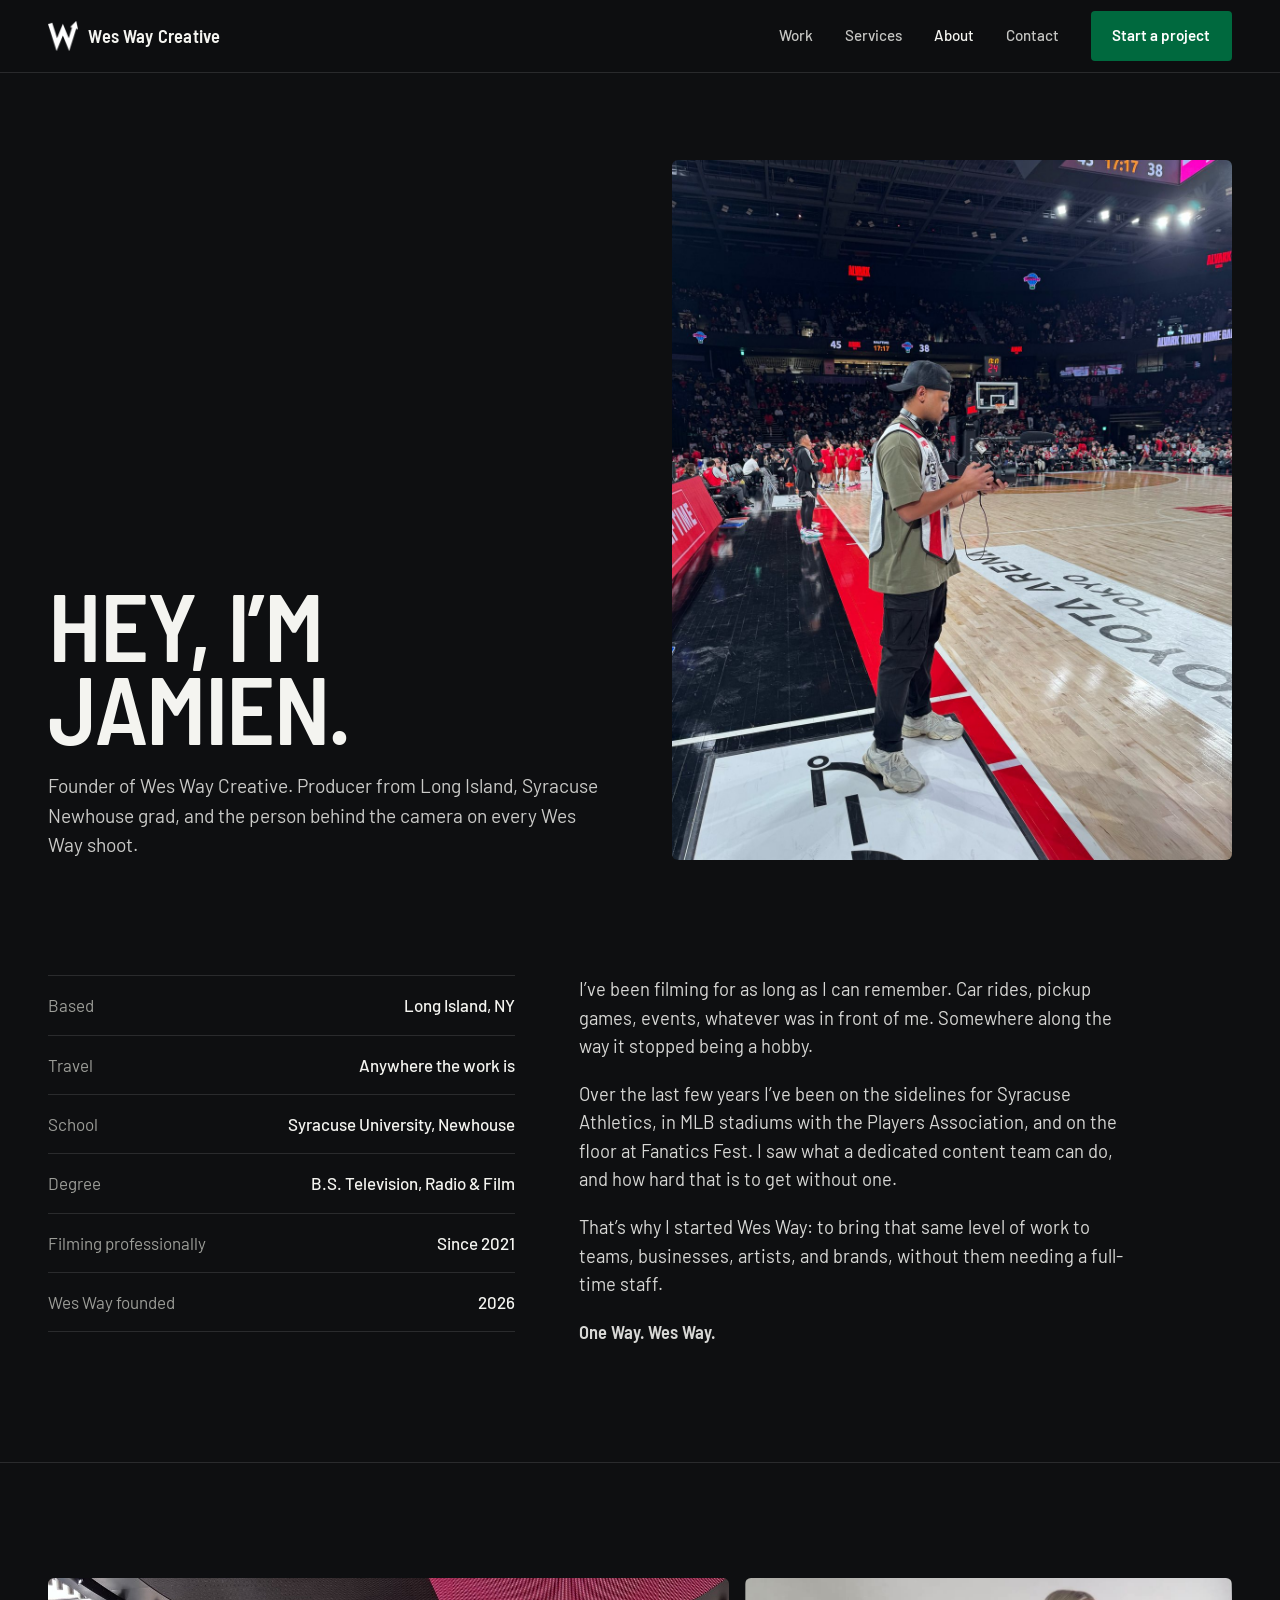
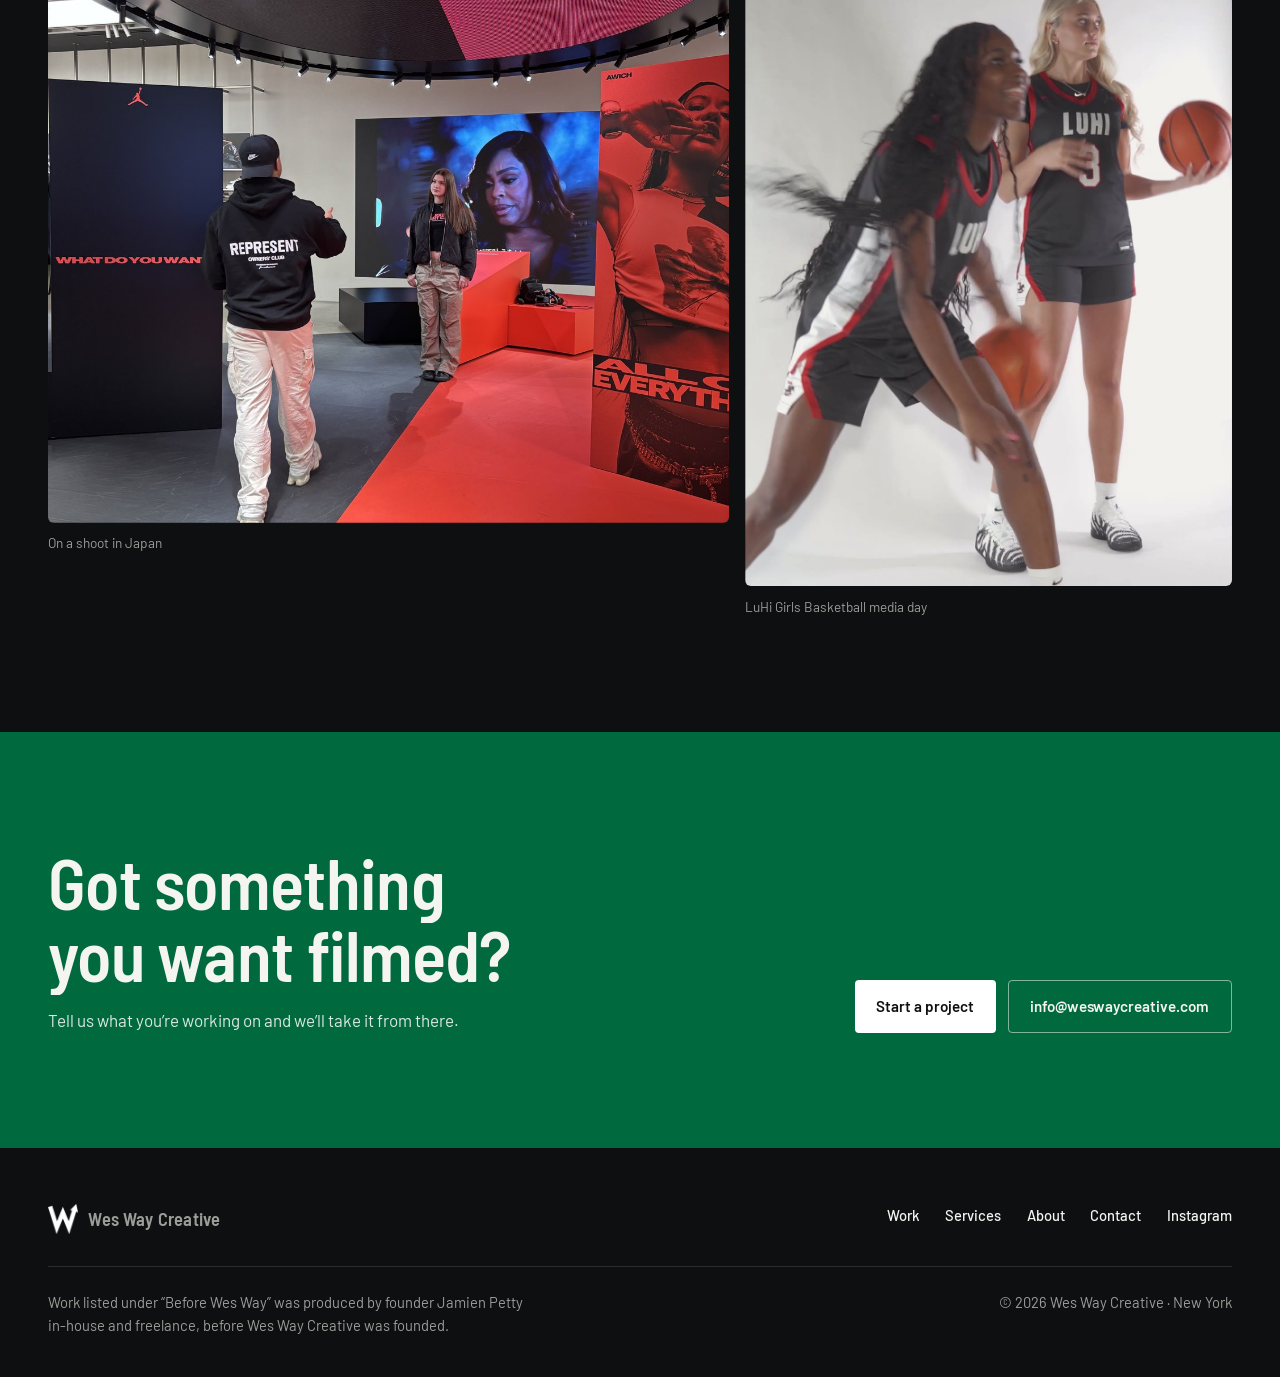
<file: batch-1/about/index.html>
<!DOCTYPE html>
<html lang="en">
<head>
<meta charset="UTF-8">
<meta name="viewport" content="width=device-width, initial-scale=1.0">
<title>About · Wes Way Creative</title>
<meta name="description" content="Meet Jamien Petty, founder of Wes Way Creative: a Long Island producer and Syracuse Newhouse grad.">
<meta name="theme-color" content="#0E0F11">
<link rel="canonical" href="https://weswaycreative.com/about/">
<meta property="og:type" content="website">
<meta property="og:site_name" content="Wes Way Creative">
<meta property="og:url" content="https://weswaycreative.com/about/">
<meta property="og:title" content="About">
<meta property="og:description" content="Meet Jamien Petty, founder of Wes Way Creative: a Long Island producer and Syracuse Newhouse grad.">
<meta property="og:image" content="https://weswaycreative.com/og-image.jpg">
<meta property="og:image:width" content="1200">
<meta property="og:image:height" content="630">
<meta name="twitter:card" content="summary_large_image">
<meta name="twitter:image" content="https://weswaycreative.com/og-image.jpg">
<link rel="icon" type="image/png" href="/w-mark.png">
<link rel="apple-touch-icon" href="/apple-touch-icon.png">
<link rel="preload" href="/fonts/barlow-semi-condensed-latin-600-normal.woff2" as="font" type="font/woff2" crossorigin>
<link rel="stylesheet" href="/site.css">
</head>
<body>

<header class="site-header solid" id="top">
  <div class="wrap nav">
    <a href="/" class="brand" aria-label="Wes Way Creative home"><img src="/w-mark.png" alt="">Wes Way Creative</a>
    <button class="menu-btn" aria-label="Open menu" aria-expanded="false" aria-controls="navLinks"><span></span><span></span><span></span></button>
    <nav class="nav-links" id="navLinks">
      <a href="/experiences/">Work</a>
      <a href="/services/">Services</a>
      <a href="/about/" aria-current="page">About</a>
      <a href="/contact/">Contact</a>
      <a href="/contact/" class="btn btn-green">Start a project</a>
    </nav>
  </div>
</header>

<main>
<section class="about-hero wrap">
  <div>
    <h1 class="page-title split">Hey, I&rsquo;m Jamien.</h1>
    <p class="page-lede reveal">Founder of Wes Way Creative. Producer from Long Island, Syracuse Newhouse grad, and the person behind the camera on every Wes Way shoot.</p>
  </div>
  <div class="wipe" style="border-radius:6px"><img src="/founder.jpg" alt="Jamien Petty courtside with a camera"></div>
</section>

<section>
  <div class="wrap story">
    <ul class="facts stagger">
      <li><span>Based</span><b>Long Island, NY</b></li>
      <li><span>Travel</span><b>Anywhere the work is</b></li>
      <li><span>School</span><b>Syracuse University, Newhouse</b></li>
      <li><span>Degree</span><b>B.S. Television, Radio &amp; Film</b></li>
      <li><span>Filming professionally</span><b>Since 2021</b></li>
      <li><span>Wes Way founded</span><b>2026</b></li>
    </ul>
    <div class="story-copy reveal">
      <p>I&rsquo;ve been filming for as long as I can remember. Car rides, pickup games, events, whatever was in front of me. Somewhere along the way it stopped being a hobby.</p>
      <p>Over the last few years I&rsquo;ve been on the sidelines for Syracuse Athletics, in MLB stadiums with the Players Association, and on the floor at Fanatics Fest. I saw what a dedicated content team can do, and how hard that is to get without one.</p>
      <p>That&rsquo;s why I started Wes Way: to bring that same level of work to teams, businesses, artists, and brands, without them needing a full-time staff.</p>
      <p class="sig">One Way. Wes Way.</p>
    </div>
  </div>
</section>

<section class="rule">
  <div class="wrap photo-pair">
    <figure><div class="wipe" style="border-radius:6px"><img src="/jay-1.jpg" alt="Jamien Petty filming inside a Jordan Brand store in Japan" loading="lazy"></div><figcaption>On a shoot in Japan</figcaption></figure>
    <figure><div class="wipe" style="border-radius:6px"><img src="/recent-8.jpg" alt="LuHi Girls Basketball media day" loading="lazy"></div><figcaption>LuHi Girls Basketball media day</figcaption></figure>
  </div>
</section>

<section class="cta">
  <div class="wrap">
    <div>
      <h2 class="split">Got something you want filmed?</h2>
      <p>Tell us what you&rsquo;re working on and we&rsquo;ll take it from there.</p>
    </div>
    <div class="btns">
      <a href="/contact/" class="btn btn-white">Start a project</a>
      <a href="mailto:info@weswaycreative.com" class="btn btn-line">info@weswaycreative.com</a>
    </div>
  </div>
</section>
</main>

<footer>
  <div class="wrap">
    <div class="foot-top">
      <a href="/" class="brand"><img src="/w-mark.png" alt="">Wes Way Creative</a>
      <nav class="foot-links">
        <a href="/experiences/">Work</a><a href="/services/">Services</a><a href="/about/">About</a><a href="/contact/">Contact</a>
        <a href="https://www.instagram.com/wwaycreative/" target="_blank" rel="noopener">Instagram</a>
      </nav>
    </div>
    <div class="foot-bottom">
      <p>Work listed under &ldquo;Before Wes Way&rdquo; was produced by founder Jamien Petty in-house and freelance, before Wes Way Creative was founded.</p>
      <p>&copy; 2026 Wes Way Creative &middot; New York</p>
    </div>
  </div>
</footer>
<script src="/site.js" defer></script>
</body>
</html>
</file>
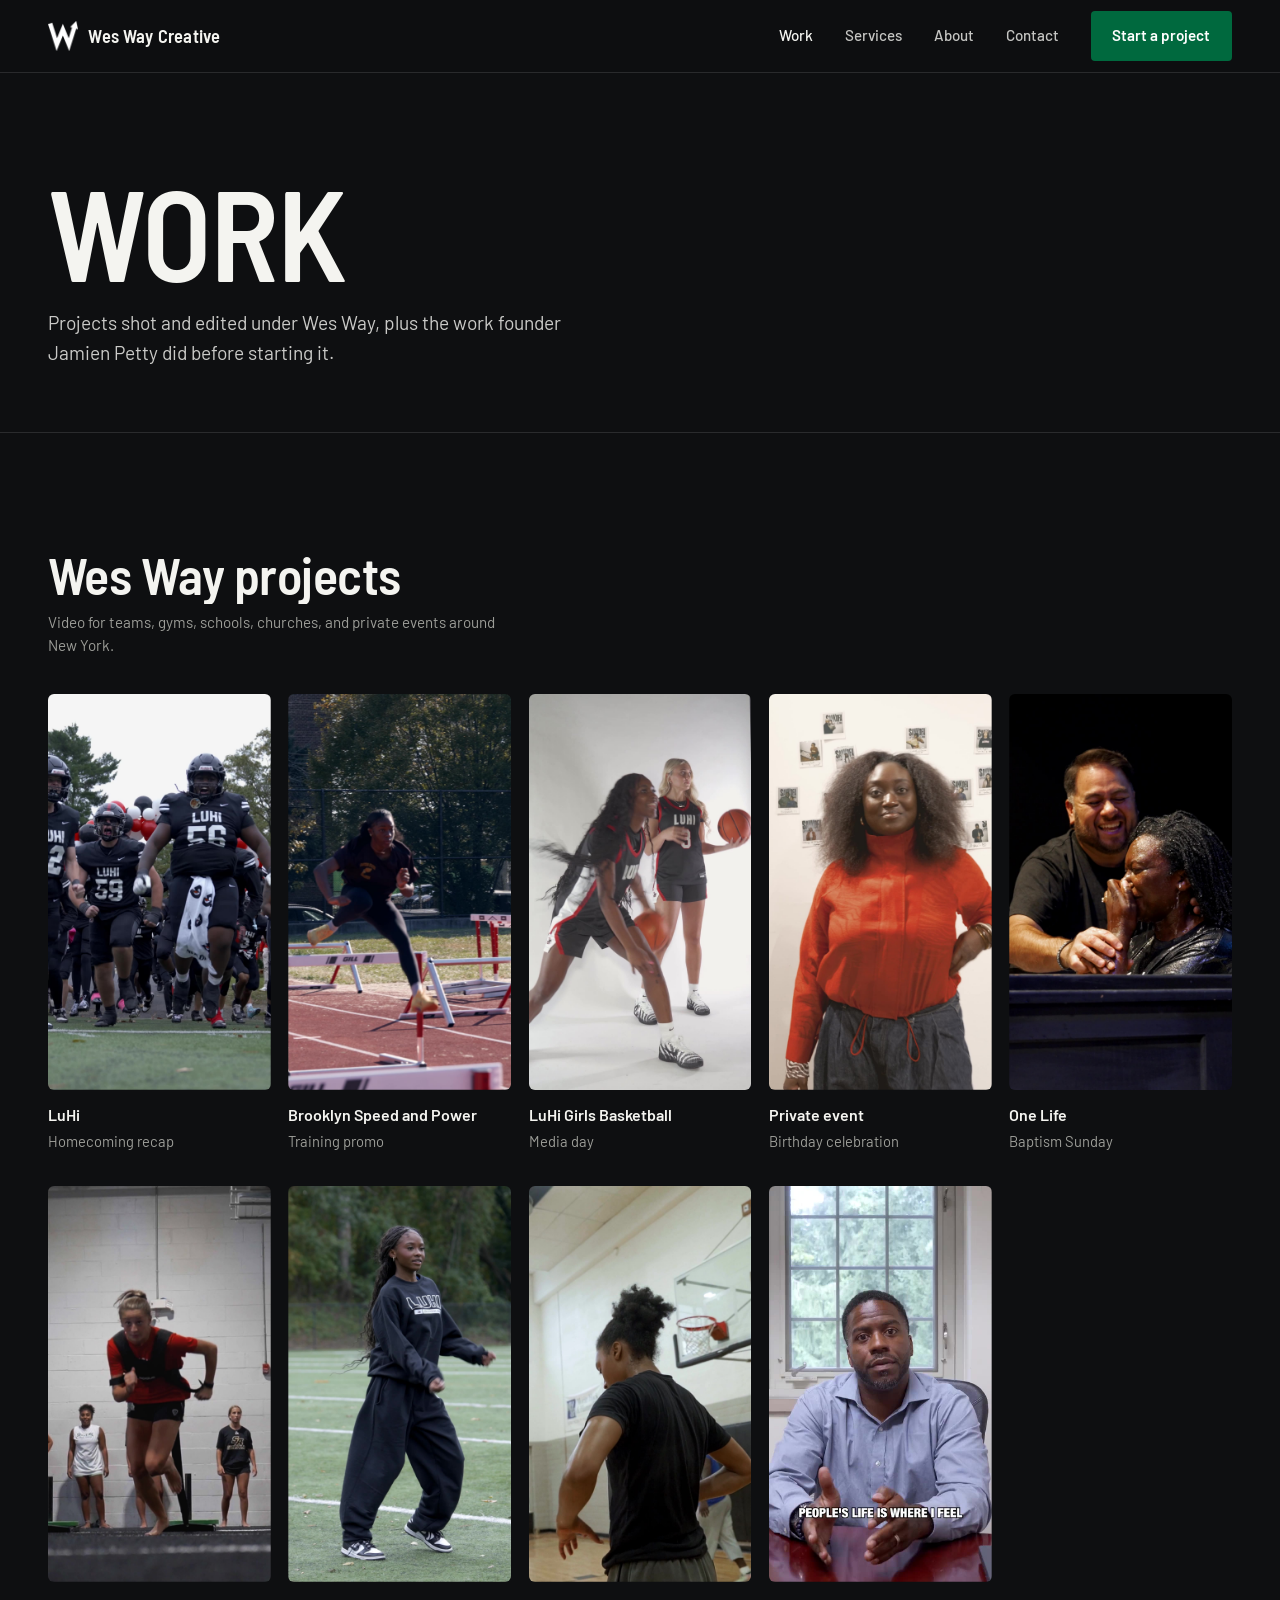
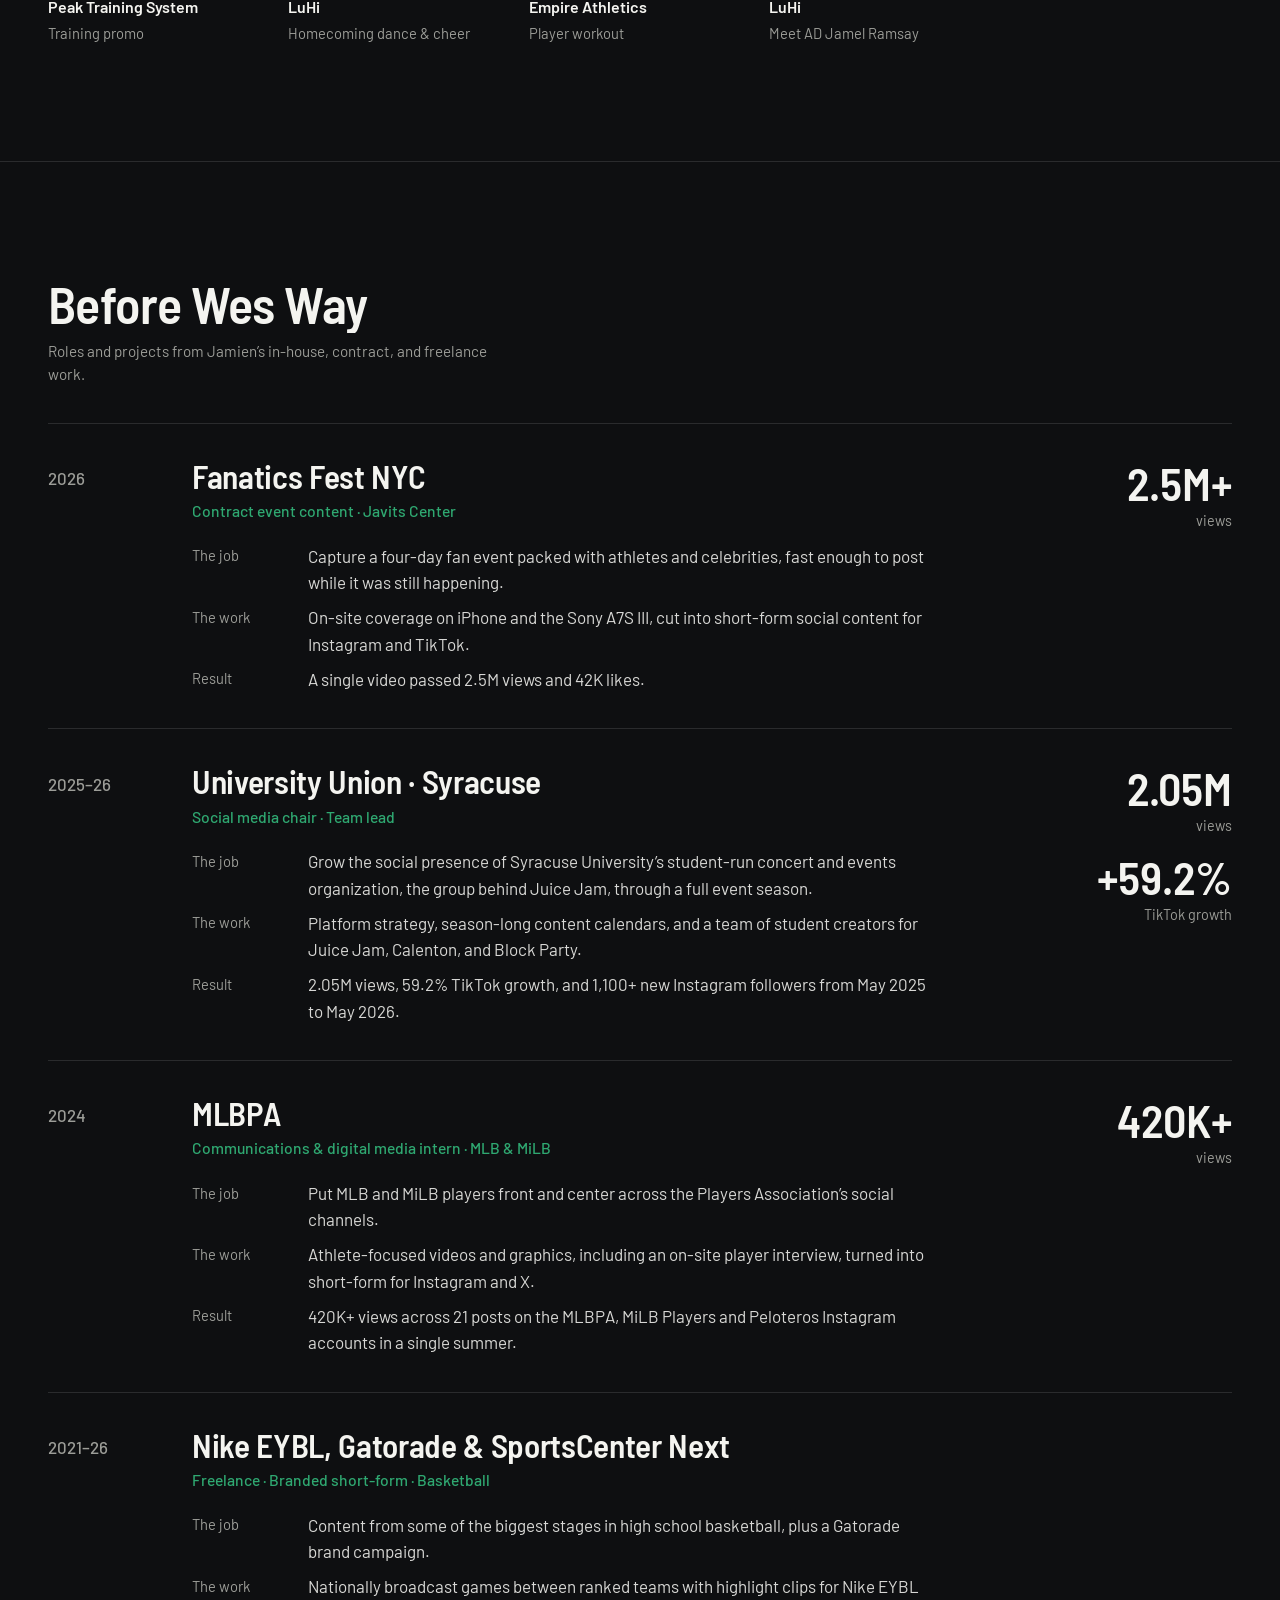
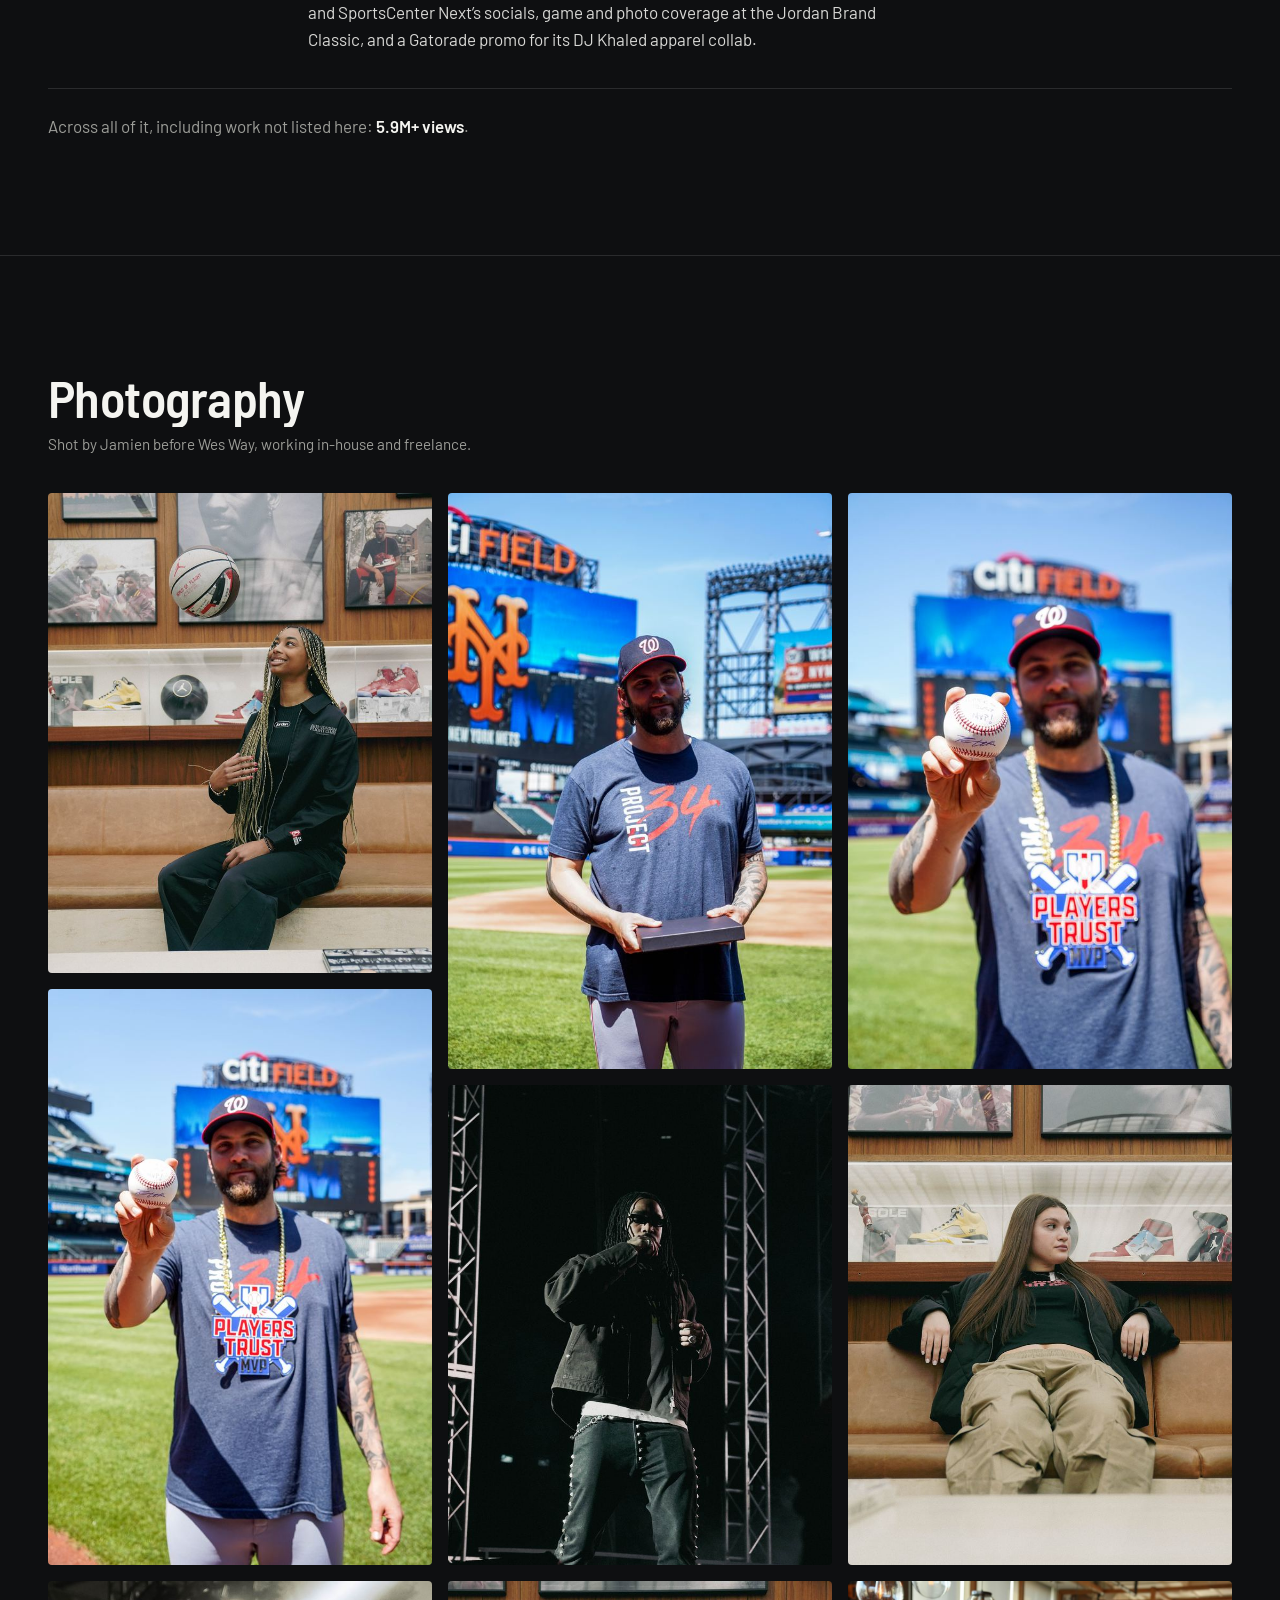
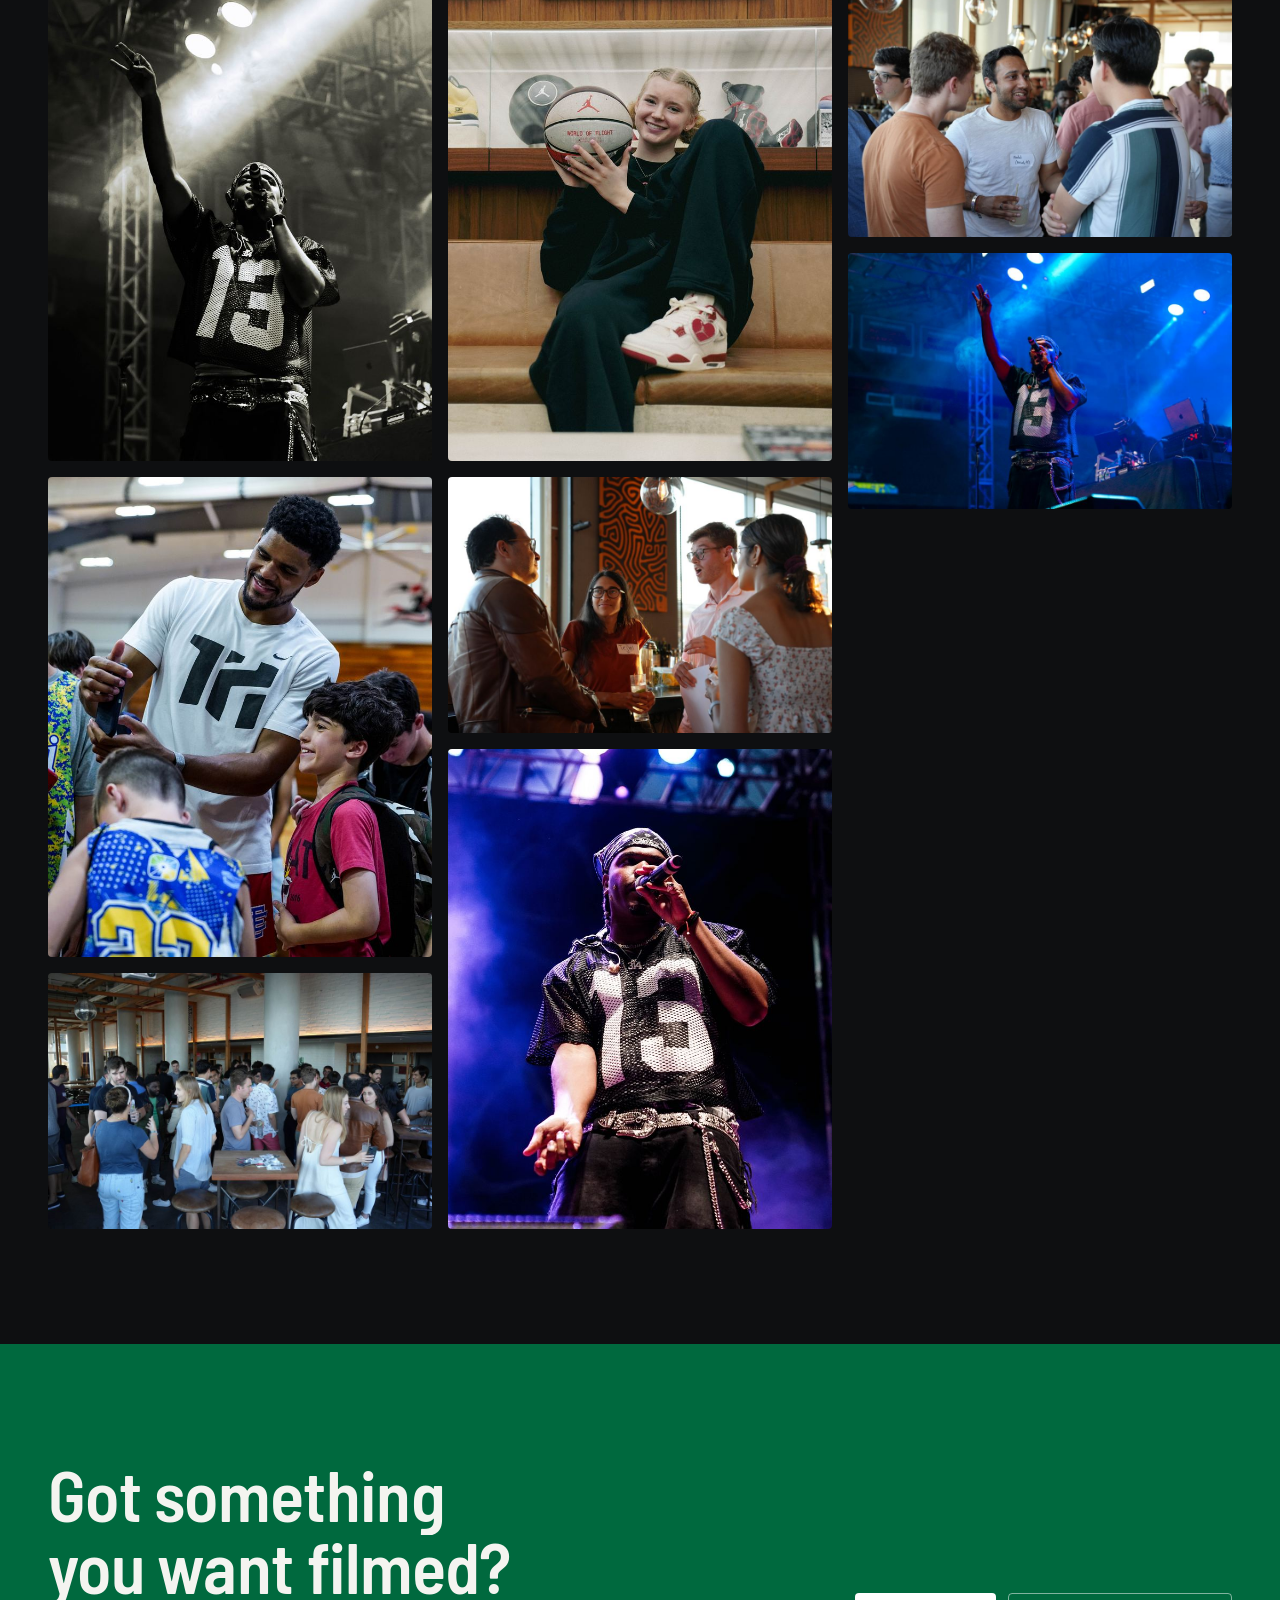
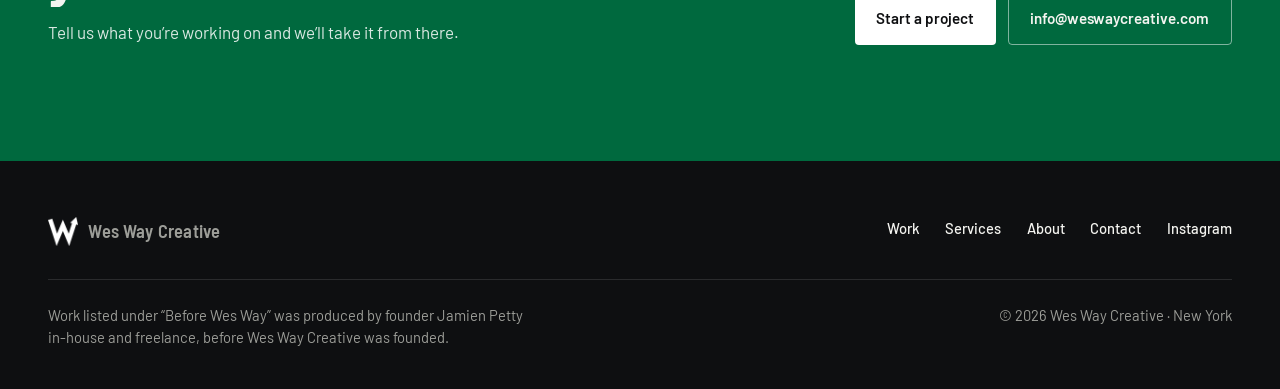
<file: batch-1/experiences/index.html>
<!DOCTYPE html>
<html lang="en">
<head>
<meta charset="UTF-8">
<meta name="viewport" content="width=device-width, initial-scale=1.0">
<title>Work · Wes Way Creative</title>
<meta name="description" content="Wes Way Creative projects, plus founder Jamien Petty&rsquo;s earlier work with Fanatics, the MLBPA, University Union, Nike EYBL, Gatorade, and SportsCenter Next.">
<meta name="theme-color" content="#0E0F11">
<link rel="canonical" href="https://weswaycreative.com/experiences/">
<meta property="og:type" content="website">
<meta property="og:site_name" content="Wes Way Creative">
<meta property="og:url" content="https://weswaycreative.com/experiences/">
<meta property="og:title" content="Work">
<meta property="og:description" content="Wes Way Creative projects, plus founder Jamien Petty&rsquo;s earlier work with Fanatics, the MLBPA, University Union, Nike EYBL, Gatorade, and SportsCenter Next.">
<meta property="og:image" content="https://weswaycreative.com/og-image.jpg">
<meta property="og:image:width" content="1200">
<meta property="og:image:height" content="630">
<meta name="twitter:card" content="summary_large_image">
<meta name="twitter:image" content="https://weswaycreative.com/og-image.jpg">
<link rel="icon" type="image/png" href="/w-mark.png">
<link rel="apple-touch-icon" href="/apple-touch-icon.png">
<link rel="preload" href="/fonts/barlow-semi-condensed-latin-600-normal.woff2" as="font" type="font/woff2" crossorigin>
<link rel="stylesheet" href="/site.css">
</head>
<body>

<header class="site-header solid" id="top">
  <div class="wrap nav">
    <a href="/" class="brand" aria-label="Wes Way Creative home"><img src="/w-mark.png" alt="">Wes Way Creative</a>
    <button class="menu-btn" aria-label="Open menu" aria-expanded="false" aria-controls="navLinks"><span></span><span></span><span></span></button>
    <nav class="nav-links" id="navLinks">
      <a href="/experiences/" aria-current="page">Work</a>
      <a href="/services/">Services</a>
      <a href="/about/">About</a>
      <a href="/contact/">Contact</a>
      <a href="/contact/" class="btn btn-green">Start a project</a>
    </nav>
  </div>
</header>

<main>
<section class="page-head">
  <div class="wrap">
    <h1 class="page-title split">Work</h1>
    <p class="page-lede reveal">Projects shot and edited under Wes Way, plus the work founder Jamien Petty did before starting it.</p>
  </div>
</section>

<section class="rule">
  <div class="wrap">
    <h2 class="split">Wes Way projects</h2>
    <p class="kicker reveal">Video for teams, gyms, schools, churches, and private events around New York.</p>
    <div class="reel-grid">
      <div class="reel">
        <div class="reel-media wipe"><video muted loop playsinline preload="metadata" src="/recent-11.mp4" poster="/recent-11.jpg"></video></div>
        <div class="reel-cap"><b>LuHi</b><span>Homecoming recap</span></div>
      </div>
      <div class="reel">
        <div class="reel-media wipe"><video muted loop playsinline preload="metadata" src="/recent-9.mp4" poster="/recent-9.jpg"></video></div>
        <div class="reel-cap"><b>Brooklyn Speed and Power</b><span>Training promo</span></div>
      </div>
      <div class="reel">
        <div class="reel-media wipe"><video muted loop playsinline preload="metadata" src="/recent-8.mp4" poster="/recent-8.jpg"></video></div>
        <div class="reel-cap"><b>LuHi Girls Basketball</b><span>Media day</span></div>
      </div>
      <div class="reel">
        <div class="reel-media wipe"><video muted loop playsinline preload="metadata" src="/recent-10.mp4" poster="/recent-10.jpg"></video></div>
        <div class="reel-cap"><b>Private event</b><span>Birthday celebration</span></div>
      </div>
      <div class="reel">
        <div class="reel-media wipe"><video muted loop playsinline preload="none" src="/recent-7.mp4" poster="/recent-7.jpg"></video></div>
        <div class="reel-cap"><b>One Life</b><span>Baptism Sunday</span></div>
      </div>
      <div class="reel">
        <div class="reel-media wipe"><video muted loop playsinline preload="none" src="/recent-1.mp4" poster="/recent-1.jpg"></video></div>
        <div class="reel-cap"><b>Peak Training System</b><span>Training promo</span></div>
      </div>
      <div class="reel">
        <div class="reel-media wipe"><video muted loop playsinline preload="none" src="/recent-6.mp4" poster="/recent-6.jpg"></video></div>
        <div class="reel-cap"><b>LuHi</b><span>Homecoming dance &amp; cheer</span></div>
      </div>
      <div class="reel">
        <div class="reel-media wipe"><video muted loop playsinline preload="none" src="/recent-2.mp4" poster="/recent-2.jpg"></video></div>
        <div class="reel-cap"><b>Empire Athletics</b><span>Player workout</span></div>
      </div>
      <div class="reel">
        <div class="reel-media wipe"><video muted loop playsinline preload="none" src="/recent-3.mp4" poster="/recent-3.jpg"></video></div>
        <div class="reel-cap"><b>LuHi</b><span>Meet AD Jamel Ramsay</span></div>
      </div>
    </div>
  </div>
</section>

<section class="rule">
  <div class="wrap">
    <h2 class="split">Before Wes Way</h2>
    <p class="kicker reveal">Roles and projects from Jamien&rsquo;s in-house, contract, and freelance work.</p>
    <ul class="cases stagger">
      <li class="case">
        <div class="case-year">2026</div>
        <div><h3>Fanatics Fest NYC</h3><p class="case-role">Contract event content &middot; Javits Center</p><dl><dt>The job</dt><dd>Capture a four-day fan event packed with athletes and celebrities, fast enough to post while it was still happening.</dd><dt>The work</dt><dd>On-site coverage on iPhone and the Sony A7S III, cut into short-form social content for Instagram and TikTok.</dd><dt>Result</dt><dd>A single video passed 2.5M views and 42K likes.</dd></dl></div>
        <div class="case-stat"><b>2.5M+</b><span>views</span></div>
      </li>
      <li class="case">
        <div class="case-year">2025&ndash;26</div>
        <div><h3>University Union &middot; Syracuse</h3><p class="case-role">Social media chair &middot; Team lead</p><dl><dt>The job</dt><dd>Grow the social presence of Syracuse University&rsquo;s student-run concert and events organization, the group behind Juice Jam, through a full event season.</dd><dt>The work</dt><dd>Platform strategy, season-long content calendars, and a team of student creators for Juice Jam, Calenton, and Block Party.</dd><dt>Result</dt><dd>2.05M views, 59.2% TikTok growth, and 1,100+ new Instagram followers from May 2025 to May 2026.</dd></dl></div>
        <div class="case-stat"><b>2.05M</b><span>views</span><b>+59.2%</b><span>TikTok growth</span></div>
      </li>
      <li class="case">
        <div class="case-year">2024</div>
        <div><h3>MLBPA</h3><p class="case-role">Communications &amp; digital media intern &middot; MLB &amp; MiLB</p><dl><dt>The job</dt><dd>Put MLB and MiLB players front and center across the Players Association&rsquo;s social channels.</dd><dt>The work</dt><dd>Athlete-focused videos and graphics, including an on-site player interview, turned into short-form for Instagram and X.</dd><dt>Result</dt><dd>420K+ views across 21 posts on the MLBPA, MiLB Players and Peloteros Instagram accounts in a single summer.</dd></dl></div>
        <div class="case-stat"><b>420K+</b><span>views</span></div>
      </li>
      <li class="case">
        <div class="case-year">2021&ndash;26</div>
        <div><h3>Nike EYBL, Gatorade &amp; SportsCenter Next</h3><p class="case-role">Freelance &middot; Branded short-form &middot; Basketball</p><dl><dt>The job</dt><dd>Content from some of the biggest stages in high school basketball, plus a Gatorade brand campaign.</dd><dt>The work</dt><dd>Nationally broadcast games between ranked teams with highlight clips for Nike EYBL and SportsCenter Next&rsquo;s socials, game and photo coverage at the Jordan Brand Classic, and a Gatorade promo for its DJ Khaled apparel collab.</dd></dl></div>
        <div class="case-stat"></div>
      </li>
    </ul>
    <p class="total-line reveal">Across all of it, including work not listed here: <b>5.9M+ views</b>.</p>
  </div>
</section>

<section class="rule">
  <div class="wrap">
    <h2 class="split">Photography</h2>
    <p class="kicker reveal">Shot by Jamien before Wes Way, working in-house and freelance.</p>
    <div class="photo-grid">
      <figure class="wipe"><img src="/eybl-1.jpg" alt="Athlete tossing a basketball at a Jordan Brand World of Flight event" loading="lazy"></figure>
      <figure class="wipe"><img src="/mlbpa-1.jpg" alt="MLB player holding a signed baseball at Citi Field" loading="lazy"></figure>
      <figure class="wipe"><img src="/concert-1.jpg" alt="Performer raising a hand under dramatic stage lighting" loading="lazy"></figure>
      <figure class="wipe"><img src="/eybl-2.jpg" alt="NBA player taking a selfie with young fans" loading="lazy"></figure>
      <figure class="wipe"><img src="/event-1.jpg" alt="Wide shot of a packed networking venue" loading="lazy"></figure>
      <figure class="wipe"><img src="/mlbpa-2.jpg" alt="MLB player holding a gift box with the Mets logo behind" loading="lazy"></figure>
      <figure class="wipe"><img src="/concert-2.jpg" alt="Artist performing between stage trusses" loading="lazy"></figure>
      <figure class="wipe"><img src="/eybl-4.jpg" alt="Air Jordan 4s in the foreground with an athlete behind" loading="lazy"></figure>
      <figure class="wipe"><img src="/event-3.jpg" alt="Rooftop networking event at golden hour" loading="lazy"></figure>
      <figure class="wipe"><img src="/concert-3.jpg" alt="Artist in profile under purple stage lighting" loading="lazy"></figure>
      <figure class="wipe"><img src="/mlbpa-3.jpg" alt="Candid conversation on the field at Citi Field" loading="lazy"></figure>
      <figure class="wipe"><img src="/eybl-3.jpg" alt="Portrait of an athlete seated at a Jordan Brand event" loading="lazy"></figure>
      <figure class="wipe"><img src="/event-2.jpg" alt="Networking at a venue with warm pendant lighting" loading="lazy"></figure>
      <figure class="wipe"><img src="/concert-4.jpg" alt="Wide stage shot with blue lighting" loading="lazy"></figure>
      <figure class="wipe"><img src="/event-4.jpg" alt="Candid laugh at a hospitality event" loading="lazy"></figure>
    </div>
  </div>
</section>

<section class="cta">
  <div class="wrap">
    <div>
      <h2 class="split">Got something you want filmed?</h2>
      <p>Tell us what you&rsquo;re working on and we&rsquo;ll take it from there.</p>
    </div>
    <div class="btns">
      <a href="/contact/" class="btn btn-white">Start a project</a>
      <a href="mailto:info@weswaycreative.com" class="btn btn-line">info@weswaycreative.com</a>
    </div>
  </div>
</section>
</main>

<footer>
  <div class="wrap">
    <div class="foot-top">
      <a href="/" class="brand"><img src="/w-mark.png" alt="">Wes Way Creative</a>
      <nav class="foot-links">
        <a href="/experiences/">Work</a><a href="/services/">Services</a><a href="/about/">About</a><a href="/contact/">Contact</a>
        <a href="https://www.instagram.com/wwaycreative/" target="_blank" rel="noopener">Instagram</a>
      </nav>
    </div>
    <div class="foot-bottom">
      <p>Work listed under &ldquo;Before Wes Way&rdquo; was produced by founder Jamien Petty in-house and freelance, before Wes Way Creative was founded.</p>
      <p>&copy; 2026 Wes Way Creative &middot; New York</p>
    </div>
  </div>
</footer>
<script src="/site.js" defer></script>
</body>
</html>
</file>
<file: site.css>
@font-face { font-family: "Barlow"; font-weight: 400; font-style: normal; font-display: swap; src: url(/fonts/barlow-latin-400-normal.woff2) format("woff2"); }
  @font-face { font-family: "Barlow"; font-weight: 500; font-style: normal; font-display: swap; src: url(/fonts/barlow-latin-500-normal.woff2) format("woff2"); }
  @font-face { font-family: "Barlow"; font-weight: 600; font-style: normal; font-display: swap; src: url(/fonts/barlow-latin-600-normal.woff2) format("woff2"); }
  @font-face { font-family: "Barlow Semi Condensed"; font-weight: 500; font-style: normal; font-display: swap; src: url(/fonts/barlow-semi-condensed-latin-500-normal.woff2) format("woff2"); }
  @font-face { font-family: "Barlow Semi Condensed"; font-weight: 600; font-style: normal; font-display: swap; src: url(/fonts/barlow-semi-condensed-latin-600-normal.woff2) format("woff2"); }
  :root {
    --night: #0E0F11; --night-2: #16181B; --chalk: #F4F4F0; --muted: #9C9D98;
    --line: rgba(244,244,240,0.12); --green: #00693E; --accent: #2FA871;
    --display: "Barlow Semi Condensed", "Barlow", system-ui, sans-serif;
    --body: "Barlow", system-ui, -apple-system, "Segoe UI", sans-serif;
    --pad: clamp(1rem, 4vw, 3rem); --max: 1320px;
  }
  * { box-sizing: border-box; margin: 0; padding: 0; }
  html { scroll-behavior: smooth; }
  body { background: var(--night); color: var(--chalk); font-family: var(--body); font-size: 17px; line-height: 1.55; -webkit-font-smoothing: antialiased; overflow-x: hidden; }
  a { color: inherit; text-decoration: none; }
  img, video { display: block; max-width: 100%; }
  .wrap { max-width: var(--max); margin: 0 auto; padding: 0 var(--pad); }
  section { padding: clamp(4rem, 9vw, 7.5rem) 0; }
  h1, h2, h3 { font-family: var(--display); font-weight: 600; line-height: 1.02; letter-spacing: -0.01em; }
  h2 { font-size: clamp(2rem, 4.2vw, 3.25rem); }
  .muted { color: var(--muted); }

  /* buttons */
  .btn { display: inline-flex; align-items: center; gap: .5rem; padding: .85rem 1.35rem; border-radius: 4px; font-weight: 600; font-size: .95rem; transition: background .2s, color .2s, border-color .2s; }
  .btn-green { background: var(--green); color: #fff; }
  .btn-green:hover { background: #007a48; }
  .btn-line { border: 1px solid rgba(244,244,240,.35); }
  .btn-line:hover { border-color: var(--chalk); }
  .text-link { font-weight: 600; border-bottom: 1px solid var(--accent); padding-bottom: 2px; }
  .text-link:hover { color: var(--accent); }

  /* header */
  .site-header { position: fixed; inset: 0 0 auto 0; z-index: 50; transition: background .3s, border-color .3s; border-bottom: 1px solid transparent; }
  .site-header.solid { background: rgba(14,15,17,.92); backdrop-filter: blur(10px); -webkit-backdrop-filter: blur(10px); border-color: var(--line); }
  .nav { display: flex; align-items: center; justify-content: space-between; height: 72px; }
  .brand { display: flex; align-items: center; gap: .65rem; font-family: var(--display); font-weight: 600; font-size: 1.15rem; letter-spacing: .01em; }
  .brand img { width: 30px; height: 30px; object-fit: contain; }
  .nav-links { display: flex; align-items: center; gap: 2rem; font-size: .95rem; font-weight: 500; }
  .nav-links a:not(.btn) { opacity: .8; }
  .nav-links a:not(.btn):hover, .nav-links a[aria-current] { opacity: 1; }
  .menu-btn { display: none; background: none; border: 0; color: var(--chalk); width: 44px; height: 44px; cursor: pointer; }
  .menu-btn span { display: block; width: 22px; height: 2px; background: currentColor; margin: 5px auto; transition: transform .2s, opacity .2s; }
  @media (max-width: 820px) {
    .menu-btn { display: block; }
    .nav-links { position: fixed; inset: 72px 0 auto 0; flex-direction: column; align-items: flex-start; gap: 0; background: var(--night); border-bottom: 1px solid var(--line); padding: .5rem var(--pad) 1.5rem; display: none; }
    .nav-links.open { display: flex; }
    .nav-links a:not(.btn) { padding: .9rem 0; width: 100%; border-bottom: 1px solid var(--line); font-size: 1.1rem; }
    .nav-links .btn { margin-top: 1.25rem; }
    .menu-open .menu-btn span:nth-child(1) { transform: translateY(7px) rotate(45deg); }
    .menu-open .menu-btn span:nth-child(2) { opacity: 0; }
    .menu-open .menu-btn span:nth-child(3) { transform: translateY(-7px) rotate(-45deg); }
    .menu-open .site-header { background: var(--night); }
  }

  /* hero */
  .hero { position: relative; height: 100vh; height: 100svh; min-height: 600px; display: flex; align-items: flex-end; padding: 0 0 clamp(2rem, 6vh, 4rem); overflow: hidden; background: #000 url(/hero-desktop.jpg) center/cover; }
  @media (max-width: 820px), (orientation: portrait) { .hero { background-image: url(/hero-mobile.jpg); } }
  .hero video { position: absolute; inset: 0; width: 100%; height: 100%; object-fit: cover; }
  .hero::after { content: ""; position: absolute; inset: 0; background: linear-gradient(180deg, rgba(14,15,17,.5) 0%, rgba(14,15,17,0) 20%, rgba(14,15,17,.15) 45%, rgba(14,15,17,.92) 100%); }
  .hero .wrap { position: relative; z-index: 1; width: 100%; max-width: none; }
  .hero h1 { font-size: clamp(3.6rem, 11.5vw, 12.5rem); line-height: .86; text-transform: uppercase; letter-spacing: -0.015em; font-weight: 600; }
  .hero h1 .ln { display: block; overflow: hidden; padding-bottom: .04em; }
  .hero h1 .ln > span { display: block; transform: translateY(105%); animation: rise .9s cubic-bezier(.2,.7,.1,1) forwards; }
  .hero h1 .ln:nth-child(2) > span { animation-delay: .12s; color: var(--chalk); }
  @keyframes rise { to { transform: none; } }
  .hero-row { display: flex; align-items: flex-end; justify-content: space-between; gap: 1.5rem 3rem; flex-wrap: wrap; margin-top: clamp(1.25rem, 3vh, 2rem); padding-top: clamp(1.25rem, 3vh, 2rem); border-top: 1px solid rgba(244,244,240,.25); opacity: 0; animation: fade .8s .5s forwards; }
  @keyframes fade { to { opacity: 1; } }
  .hero-row p { font-size: clamp(1rem, 1.35vw, 1.2rem); color: rgba(244,244,240,.88); max-width: 44ch; }
  .hero .ctas { display: flex; gap: .75rem; flex-wrap: wrap; }
  @media (prefers-reduced-motion: reduce) { .hero h1 .ln > span, .hero-row { animation: none; transform: none; opacity: 1; } }

  /* work */
  .sec-head { display: flex; align-items: flex-end; justify-content: space-between; gap: 1.5rem; margin-bottom: 2.25rem; }
  .sec-head p { margin-top: .6rem; max-width: 46ch; }
  .arrows { display: flex; gap: .5rem; flex-shrink: 0; }
  .arrow { width: 46px; height: 46px; border-radius: 50%; border: 1px solid rgba(244,244,240,.3); background: none; color: var(--chalk); display: grid; place-items: center; cursor: pointer; transition: border-color .2s, opacity .2s, background .2s; }
  .arrow:hover:not(:disabled) { border-color: var(--chalk); background: rgba(244,244,240,.06); }
  .arrow:disabled { opacity: .3; cursor: default; }
  .arrow svg { width: 18px; height: 18px; }
  .reel-row { --per: 4; --gap: 1.1rem; display: grid; grid-auto-flow: column; grid-auto-columns: calc((100% - (var(--per) - 1) * var(--gap)) / var(--per)); gap: var(--gap); overflow-x: auto; scroll-snap-type: x mandatory; scroll-behavior: smooth; scrollbar-width: none; overscroll-behavior-x: contain; }
  .reel-row::-webkit-scrollbar { display: none; }
  .reel { scroll-snap-align: start; display: block; }
  .reel-media { position: relative; aspect-ratio: 9 / 16; border-radius: 6px; overflow: hidden; background: var(--night-2); }
  .reel-media video { width: 100%; height: 100%; object-fit: cover; transition: transform .5s; }
  .reel:hover .reel-media video { transform: scale(1.03); }
  .reel-go { position: absolute; right: 10px; top: 10px; width: 34px; height: 34px; border-radius: 50%; background: rgba(14,15,17,.6); display: grid; place-items: center; opacity: 0; transition: opacity .2s; }
  .reel:hover .reel-go, .reel:focus-visible .reel-go { opacity: 1; }
  .reel-go svg { width: 13px; height: 13px; }
  .reel-cap { padding-top: .8rem; }
  .reel-cap b { display: block; font-weight: 600; font-size: 1rem; }
  .reel-cap span { color: var(--muted); font-size: .92rem; }
  @media (max-width: 1000px) { .reel-row { --per: 3; } }
  @media (max-width: 700px) { .reel-row { --per: 1.6; --gap: .8rem; } .arrows { display: none; } }

  /* clients */
  .clients { border-top: 1px solid var(--line); }
  .logo-grid { display: grid; grid-template-columns: repeat(5, 1fr); border-left: 1px solid var(--line); border-top: 1px solid var(--line); margin-top: 2.25rem; }
  .logo-cell { display: grid; place-items: center; height: 150px; padding: 1.75rem; border-right: 1px solid var(--line); border-bottom: 1px solid var(--line); }
  .logo-cell img { max-height: 72px; max-width: 150px; width: auto; height: auto; object-fit: contain; opacity: .78; transition: opacity .2s; }
  .logo-cell img.wide { max-height: 58px; max-width: 170px; }
  .logo-cell:hover img { opacity: 1; }
  @media (max-width: 820px) { .logo-grid { grid-template-columns: repeat(2, 1fr); } .logo-cell { height: 120px; padding: 1.25rem; } .logo-cell img { max-height: 58px; max-width: 120px; } }

  /* before */
  .before { border-top: 1px solid var(--line); }
  .before-grid { display: grid; grid-template-columns: 1fr 1.6fr; gap: 3rem; align-items: start; }
  .before-names { list-style: none; display: flex; flex-wrap: wrap; gap: .35rem 1.6rem; font-family: var(--display); font-weight: 500; font-size: clamp(1.4rem, 2.6vw, 2.1rem); line-height: 1.25; }
  .before-names li { color: var(--chalk); }
  .before-note { margin-top: 1.5rem; }
  .before-note b { color: var(--chalk); font-weight: 600; }
  @media (max-width: 820px) { .before-grid { grid-template-columns: 1fr; gap: 1.5rem; } }

  /* services */
  .services { border-top: 1px solid var(--line); }
  .svc-grid { display: grid; grid-template-columns: 1fr 1.6fr; gap: 3rem; }
  .svc-list { list-style: none; border-top: 1px solid var(--line); }
  .svc-list li { display: grid; grid-template-columns: 1fr 1.3fr; gap: 1.5rem; padding: 1.4rem 0; border-bottom: 1px solid var(--line); }
  .svc-list h3 { font-size: 1.45rem; font-weight: 600; }
  .svc-list p { color: var(--muted); }
  .svc-grid .text-link { display: inline-block; margin-top: 1.75rem; }
  @media (max-width: 820px) { .svc-grid { grid-template-columns: 1fr; gap: 1.5rem; } .svc-list li { grid-template-columns: 1fr; gap: .35rem; } }

  /* about */
  .about { border-top: 1px solid var(--line); }
  .about-grid { display: grid; grid-template-columns: 1fr 1.1fr; gap: clamp(2rem, 5vw, 5rem); align-items: center; }
  .about-photo img { width: 100%; aspect-ratio: 4 / 5; object-fit: cover; object-position: 30% 50%; border-radius: 6px; }
  .about-photo figcaption { margin-top: .7rem; font-size: .85rem; color: var(--muted); }
  .about-copy p { margin-top: 1.1rem; font-size: 1.1rem; color: rgba(244,244,240,.86); max-width: 48ch; }
  .about-copy .text-link { display: inline-block; margin-top: 1.75rem; }
  @media (max-width: 820px) { .about-grid { grid-template-columns: 1fr; } }

  /* cta */
  .cta { background: var(--green); }
  .cta .wrap { display: flex; align-items: flex-end; justify-content: space-between; gap: 2rem; flex-wrap: wrap; }
  .cta h2 { font-size: clamp(2.4rem, 5.5vw, 4.5rem); max-width: 14ch; }
  .cta p { margin-top: 1rem; color: rgba(255,255,255,.85); }
  .cta .btns { display: flex; gap: .75rem; flex-wrap: wrap; }
  .cta .btn-white { background: #fff; color: var(--night); }
  .cta .btn-white:hover { background: var(--chalk); }
  .cta .btn-line { border-color: rgba(255,255,255,.5); }

  /* footer */
  footer { padding: 3.5rem 0 2.5rem; font-size: .92rem; color: var(--muted); }
  .foot-top { display: flex; justify-content: space-between; gap: 2rem; flex-wrap: wrap; padding-bottom: 2rem; border-bottom: 1px solid var(--line); }
  .foot-links { display: flex; gap: 1.6rem; flex-wrap: wrap; color: var(--chalk); font-weight: 500; }
  .foot-links a:hover { color: var(--accent); }
  .foot-bottom { display: flex; justify-content: space-between; gap: 1rem 2rem; flex-wrap: wrap; padding-top: 1.5rem; }
  .foot-bottom p:first-child { max-width: 60ch; }

  .reveal { opacity: 0; transform: translateY(16px); transition: opacity .7s ease, transform .7s ease; }
  .reveal.in { opacity: 1; transform: none; }
  @media (prefers-reduced-motion: reduce) { .reveal { opacity: 1; transform: none; transition: none; } html { scroll-behavior: auto; } .reel-row { scroll-behavior: auto; } }

  /* ===== page shells (inner pages) ===== */
  .page-head { padding: clamp(8rem, 16vw, 11rem) 0 clamp(2.5rem, 5vw, 4rem); }
  .page-title { font-size: clamp(3.4rem, 10vw, 9rem); line-height: .86; text-transform: uppercase; letter-spacing: -0.015em; }
  .page-lede { margin-top: 1.4rem; font-size: clamp(1.05rem, 1.5vw, 1.3rem); color: rgba(244,244,240,.82); max-width: 50ch; }
  .rule { border-top: 1px solid var(--line); }
  .kicker { color: var(--muted); font-size: .95rem; margin-top: .6rem; max-width: 52ch; }

  /* work grid */
  .reel-grid { display: grid; grid-template-columns: repeat(4, 1fr); gap: 2rem 1.1rem; margin-top: 2.25rem; }
  @media (max-width: 1000px) { .reel-grid { grid-template-columns: repeat(3, 1fr); } }
  @media (max-width: 700px) { .reel-grid { grid-template-columns: repeat(2, 1fr); gap: 1.5rem .8rem; } }

  /* case list */
  .cases { list-style: none; margin-top: 2.25rem; border-top: 1px solid var(--line); }
  .case { display: grid; grid-template-columns: 7rem 1fr 13rem; gap: 2rem; padding: 2.25rem 0; border-bottom: 1px solid var(--line); }
  .case-year { color: var(--muted); font-weight: 500; padding-top: .35rem; }
  .case h3 { font-size: clamp(1.6rem, 2.6vw, 2.2rem); }
  .case-role { color: var(--accent); font-weight: 500; margin-top: .35rem; font-size: .98rem; }
  .case dl { margin-top: 1.2rem; display: grid; grid-template-columns: 6rem 1fr; gap: .55rem 1.25rem; }
  .case dt { color: var(--muted); font-size: .92rem; padding-top: .1rem; }
  .case dd { color: rgba(244,244,240,.88); max-width: 62ch; }
  .case-stat { text-align: right; }
  .case-stat b { display: block; font-family: var(--display); font-weight: 600; font-size: clamp(2.2rem, 3.6vw, 3.2rem); line-height: 1; }
  .case-stat span { color: var(--muted); font-size: .9rem; }
  .case-stat b + span + b { margin-top: 1rem; }
  @media (max-width: 860px) { .case { grid-template-columns: 1fr; gap: .75rem; } .case-stat { text-align: left; display: flex; gap: 1.5rem; flex-wrap: wrap; } .case-stat b + span + b { margin-top: 0; } .case dl { grid-template-columns: 1fr; gap: .2rem; } .case dd { margin-bottom: .6rem; } }
  .total-line { margin-top: 1.5rem; color: var(--muted); }
  .total-line b { color: var(--chalk); font-weight: 600; }

  /* photo grid */
  .photo-grid { columns: 3; column-gap: 1rem; margin-top: 2.25rem; }
  .photo-grid figure { break-inside: avoid; margin: 0 0 1rem; border-radius: 4px; overflow: hidden; }
  .photo-grid img { width: 100%; height: auto; }
  @media (max-width: 820px) { .photo-grid { columns: 2; column-gap: .6rem; } .photo-grid figure { margin-bottom: .6rem; } }

  /* services page */
  .svc-rows { list-style: none; border-top: 1px solid var(--line); margin-top: 2.25rem; }
  .svc-rows li { display: grid; grid-template-columns: 1fr 1.5fr .9fr; gap: 2rem; padding: 1.8rem 0; border-bottom: 1px solid var(--line); align-items: baseline; }
  .svc-rows h3 { font-size: clamp(1.5rem, 2.4vw, 2rem); }
  .svc-rows p { color: rgba(244,244,240,.84); }
  .svc-rows .for { color: var(--muted); font-size: .92rem; }
  @media (max-width: 860px) { .svc-rows li { grid-template-columns: 1fr; gap: .45rem; } }
  .pkgs { display: grid; grid-template-columns: repeat(3, 1fr); gap: 1.1rem; margin-top: 2.25rem; }
  .pkg { border: 1px solid var(--line); border-radius: 6px; padding: 2rem 1.75rem; display: flex; flex-direction: column; background: var(--night-2); transition: border-color .3s, transform .3s; }
  .pkg:hover { border-color: rgba(244,244,240,.32); transform: translateY(-4px); }
  .pkg .type { color: var(--accent); font-weight: 600; font-size: .9rem; }
  .pkg h3 { font-size: 2rem; margin-top: .4rem; }
  .pkg > p { color: rgba(244,244,240,.82); margin-top: .8rem; }
  .pkg ul { list-style: none; margin: 1.4rem 0 1.8rem; border-top: 1px solid var(--line); }
  .pkg li { padding: .65rem 0; border-bottom: 1px solid var(--line); color: rgba(244,244,240,.86); font-size: .97rem; }
  .pkg .btn { margin-top: auto; align-self: flex-start; }
  @media (max-width: 900px) { .pkgs { grid-template-columns: 1fr; } }
  .budget { margin-top: 1.5rem; color: var(--muted); }
  .budget a { color: var(--chalk); }
  .steps { display: grid; grid-template-columns: repeat(4, 1fr); gap: 1.1rem; margin-top: 2.25rem; counter-reset: s; }
  .step { border-top: 2px solid var(--green); padding-top: 1.25rem; }
  .step .n { font-family: var(--display); font-weight: 600; font-size: 1rem; color: var(--accent); }
  .step h3 { font-size: 1.6rem; margin-top: .3rem; }
  .step p { color: var(--muted); margin-top: .6rem; }
  @media (max-width: 900px) { .steps { grid-template-columns: 1fr 1fr; gap: 2rem 1.1rem; } }
  @media (max-width: 520px) { .steps { grid-template-columns: 1fr; } }

  /* about page */
  .about-hero { display: grid; grid-template-columns: 1fr 1fr; gap: clamp(2rem, 5vw, 5rem); align-items: end; padding-top: clamp(8rem, 14vw, 10rem); }
  .about-hero .page-title { font-size: clamp(3.2rem, 7.5vw, 7rem); }
  .about-hero img { width: 100%; aspect-ratio: 4 / 5; object-fit: cover; border-radius: 6px; }
  .story { display: grid; grid-template-columns: 1fr 1.4fr; gap: clamp(2rem, 5vw, 5rem); }
  .story-copy p { font-size: 1.15rem; color: rgba(244,244,240,.88); max-width: 56ch; }
  .story-copy p + p { margin-top: 1.2rem; }
  .sig { margin-top: 2rem; font-family: var(--display); font-weight: 600; font-size: 1.6rem; }
  .facts { list-style: none; border-top: 1px solid var(--line); }
  .facts li { display: flex; justify-content: space-between; gap: 1.5rem; padding: 1rem 0; border-bottom: 1px solid var(--line); }
  .facts span { color: var(--muted); }
  .facts b { font-weight: 500; text-align: right; }
  .photo-pair { display: grid; grid-template-columns: 1.4fr 1fr; gap: 1rem; }
  .photo-pair img { width: 100%; height: 100%; aspect-ratio: 4 / 5; object-fit: cover; border-radius: 6px; }
  .photo-pair figure:first-child img { aspect-ratio: 5 / 4; }
  .photo-pair figcaption { margin-top: .6rem; color: var(--muted); font-size: .85rem; }
  @media (max-width: 860px) { .about-hero, .story, .photo-pair { grid-template-columns: 1fr; } }

  /* contact page */
  .contact-grid { display: grid; grid-template-columns: 1fr 1.35fr; gap: clamp(2rem, 6vw, 6rem); }
  .direct { list-style: none; margin-top: 2rem; border-top: 1px solid var(--line); }
  .direct li { padding: 1.1rem 0; border-bottom: 1px solid var(--line); }
  .direct span { display: block; color: var(--muted); font-size: .9rem; }
  .direct a { font-family: var(--display); font-weight: 600; font-size: 1.5rem; }
  .direct a:hover { color: var(--accent); }
  .inquiry { display: grid; grid-template-columns: 1fr 1fr; gap: 1.25rem; }
  .inquiry label { display: flex; flex-direction: column; gap: .5rem; font-size: .92rem; color: var(--muted); font-weight: 500; }
  .inquiry .full { grid-column: 1 / -1; }
  .inquiry input, .inquiry select, .inquiry textarea { font: inherit; font-size: 1rem; color: var(--chalk); background: var(--night-2); border: 1px solid var(--line); border-radius: 4px; padding: .9rem 1rem; transition: border-color .2s; -webkit-appearance: none; appearance: none; }
  .inquiry select { background-image: linear-gradient(45deg, transparent 50%, var(--muted) 50%), linear-gradient(135deg, var(--muted) 50%, transparent 50%); background-position: calc(100% - 20px) 50%, calc(100% - 15px) 50%; background-size: 5px 5px; background-repeat: no-repeat; padding-right: 2.5rem; }
  .inquiry textarea { min-height: 150px; resize: vertical; }
  .inquiry input:focus, .inquiry select:focus, .inquiry textarea:focus { outline: none; border-color: var(--accent); }
  .inquiry [aria-invalid="true"] { border-color: #e0614f; }
  .field-err { color: #f08a7a; font-size: .85rem; min-height: 0; }
  .inquiry-foot { display: flex; align-items: center; justify-content: space-between; gap: 1rem; flex-wrap: wrap; }
  .inquiry-foot small { color: var(--muted); font-size: .9rem; max-width: 40ch; }
  .inquiry-foot small a { color: var(--chalk); text-decoration: underline; }
  .hp { position: absolute; left: -9999px; }
  .inquiry .btn { border: 0; cursor: pointer; font-family: inherit; }
  .inquiry .btn:disabled { opacity: .6; cursor: wait; }
  .form-done { border: 1px solid var(--line); border-radius: 6px; padding: 2rem; background: var(--night-2); }
  .form-done-t { font-family: var(--display); font-weight: 600; font-size: 2rem; }
  .form-done p + p { margin-top: .5rem; color: rgba(244,244,240,.85); }
  @media (max-width: 860px) { .contact-grid, .inquiry { grid-template-columns: 1fr; } }
  .faq { border-top: 1px solid var(--line); margin-top: 2.25rem; }
  .faq details { border-bottom: 1px solid var(--line); }
  .faq summary { list-style: none; cursor: pointer; display: flex; justify-content: space-between; align-items: center; gap: 1.5rem; padding: 1.4rem 0; font-family: var(--display); font-weight: 600; font-size: clamp(1.25rem, 2vw, 1.6rem); }
  .faq summary::-webkit-details-marker { display: none; }
  .faq summary::after { content: ""; width: 14px; height: 14px; flex-shrink: 0; background: linear-gradient(currentColor,currentColor) center/100% 2px no-repeat, linear-gradient(currentColor,currentColor) center/2px 100% no-repeat; transition: transform .3s; }
  .faq details[open] summary::after { transform: rotate(45deg); }
  .faq .ans { overflow: hidden; }
  .faq .ans p { padding: 0 0 1.5rem; color: rgba(244,244,240,.84); max-width: 70ch; }

  /* ===== motion ===== */
  @view-transition { navigation: auto; }
  ::view-transition-old(root) { animation: vt-out .32s cubic-bezier(.4,0,1,1) both; }
  ::view-transition-new(root) { animation: vt-in .55s cubic-bezier(.2,.7,.1,1) both; }
  @keyframes vt-out { to { opacity: 0; transform: translateY(-24px); } }
  @keyframes vt-in { from { opacity: 0; transform: translateY(36px); } }
  .page-fade { animation: page-in .6s cubic-bezier(.2,.7,.1,1) both; }
  @keyframes page-in { from { opacity: 0; transform: translateY(24px); } }
  body.leaving main, body.leaving footer { opacity: 0; transform: translateY(-16px); transition: opacity .28s, transform .28s; }

  .site-header { transition: background .3s, border-color .3s, transform .45s cubic-bezier(.2,.7,.1,1); }
  .site-header.tuck { transform: translateY(-100%); }

  /* split headings: words rise in */
  .split .w { display: inline-block; overflow: hidden; vertical-align: top; padding-bottom: .06em; margin-bottom: -.06em; }
  .split .w > span { display: inline-block; transform: translateY(110%); transition: transform .9s cubic-bezier(.2,.7,.1,1); transition-delay: calc(var(--i) * 55ms); }
  .split.in .w > span { transform: none; }
  /* staggered children */
  .stagger > * { opacity: 0; transform: translateY(26px); transition: opacity .7s ease, transform .8s cubic-bezier(.2,.7,.1,1); transition-delay: calc(var(--i, 0) * 70ms); }
  .stagger.in > * { opacity: 1; transform: none; }
  /* image wipe */
  .wipe { clip-path: inset(100% 0 0 0); transition: clip-path 1.1s cubic-bezier(.7,0,.2,1); }
  .wipe img, .wipe video { transform: scale(1.15); transition: transform 1.6s cubic-bezier(.2,.7,.1,1); }
  .wipe.in { clip-path: inset(0 0 0 0); }
  .wipe.in img, .wipe.in video { transform: none; }
  .hero .wrap, .hero video { will-change: transform; }

  @media (prefers-reduced-motion: reduce) {
    @view-transition { navigation: none; }
    .split .w > span, .stagger > *, .wipe, .wipe img, .wipe video { transform: none !important; opacity: 1 !important; clip-path: none !important; transition: none !important; }
    .page-fade { animation: none; }
  }
  @media (max-width: 860px) { .story-copy { order: -1; } }
  /* services rows v2 */
  .svc-rows li { grid-template-columns: 3.5rem 1fr 1.4fr; align-items: start; padding: 2rem 0; transition: background .3s; }
  .svc-rows li:hover h3 { color: var(--accent); }
  .svc-rows h3 { transition: color .25s; }
  .svc-n { font-family: var(--display); font-weight: 600; color: var(--muted); padding-top: .45rem; }
  .tags { display: flex; flex-wrap: wrap; gap: .45rem; margin-top: 1rem; }
  .tags span { font-size: .82rem; font-weight: 500; color: rgba(244,244,240,.8); border: 1px solid var(--line); border-radius: 100px; padding: .3rem .8rem; }
  .svc-home { margin-top: 0; }
  .svc-home li { grid-template-columns: 2.5rem 1fr; }
  .svc-home li > div { grid-column: 2; }
  .svc-home h3 { font-size: 1.6rem; }
  @media (max-width: 860px) { .svc-rows li { grid-template-columns: 2.5rem 1fr; gap: .4rem 1rem; } .svc-rows li > div { grid-column: 2; } }
  .svc-home li { row-gap: .35rem; }
  .svc-home .tags { margin-top: .8rem; }
  @media (min-width: 861px) { .svc-grid > div:first-child { position: sticky; top: 110px; align-self: start; } }
  /* services: no numbers */
  .svc-rows li { grid-template-columns: 1fr 1.4fr; }
  .svc-home li { grid-template-columns: 1fr; }
  .svc-home li > div, .svc-rows li > div { grid-column: auto; }
  @media (max-width: 860px) { .svc-rows li { grid-template-columns: 1fr; } }
  /* reel focus + sound */
  .reel { cursor: pointer; }
  .reel-media { transition: opacity .35s, filter .35s; }
  .reel.is-dim .reel-media { opacity: .45; filter: grayscale(.4); }
  .reel-sound { position: absolute; right: 10px; bottom: 10px; width: 40px; height: 40px; border-radius: 50%; border: 0; display: grid; place-items: center; cursor: pointer; color: #fff; background: rgba(14,15,17,.65); backdrop-filter: blur(6px); -webkit-backdrop-filter: blur(6px); opacity: 0; transform: scale(.9); transition: opacity .25s, transform .25s, background .2s; }
  .reel-sound svg { width: 19px; height: 19px; }
  .reel-sound .on, .reel.sound-on .reel-sound .off { display: none; }
  .reel.sound-on .reel-sound .on { display: block; }
  .reel.sound-on .reel-sound { background: var(--green); }
  .reel:hover .reel-sound, .reel.is-active .reel-sound, .reel-sound:focus-visible { opacity: 1; transform: none; }
  @media (hover: none) { .reel-sound { opacity: 1; transform: none; } }
  .photo-solo { max-width: 860px; }
  .photo-solo img { width: 100%; aspect-ratio: 16 / 10; object-fit: cover; }
  .photo-solo figcaption { margin-top: .6rem; color: var(--muted); font-size: .85rem; }
  @media (min-width: 1100px) { .reel-grid { grid-template-columns: repeat(5, 1fr); } }
</file>
